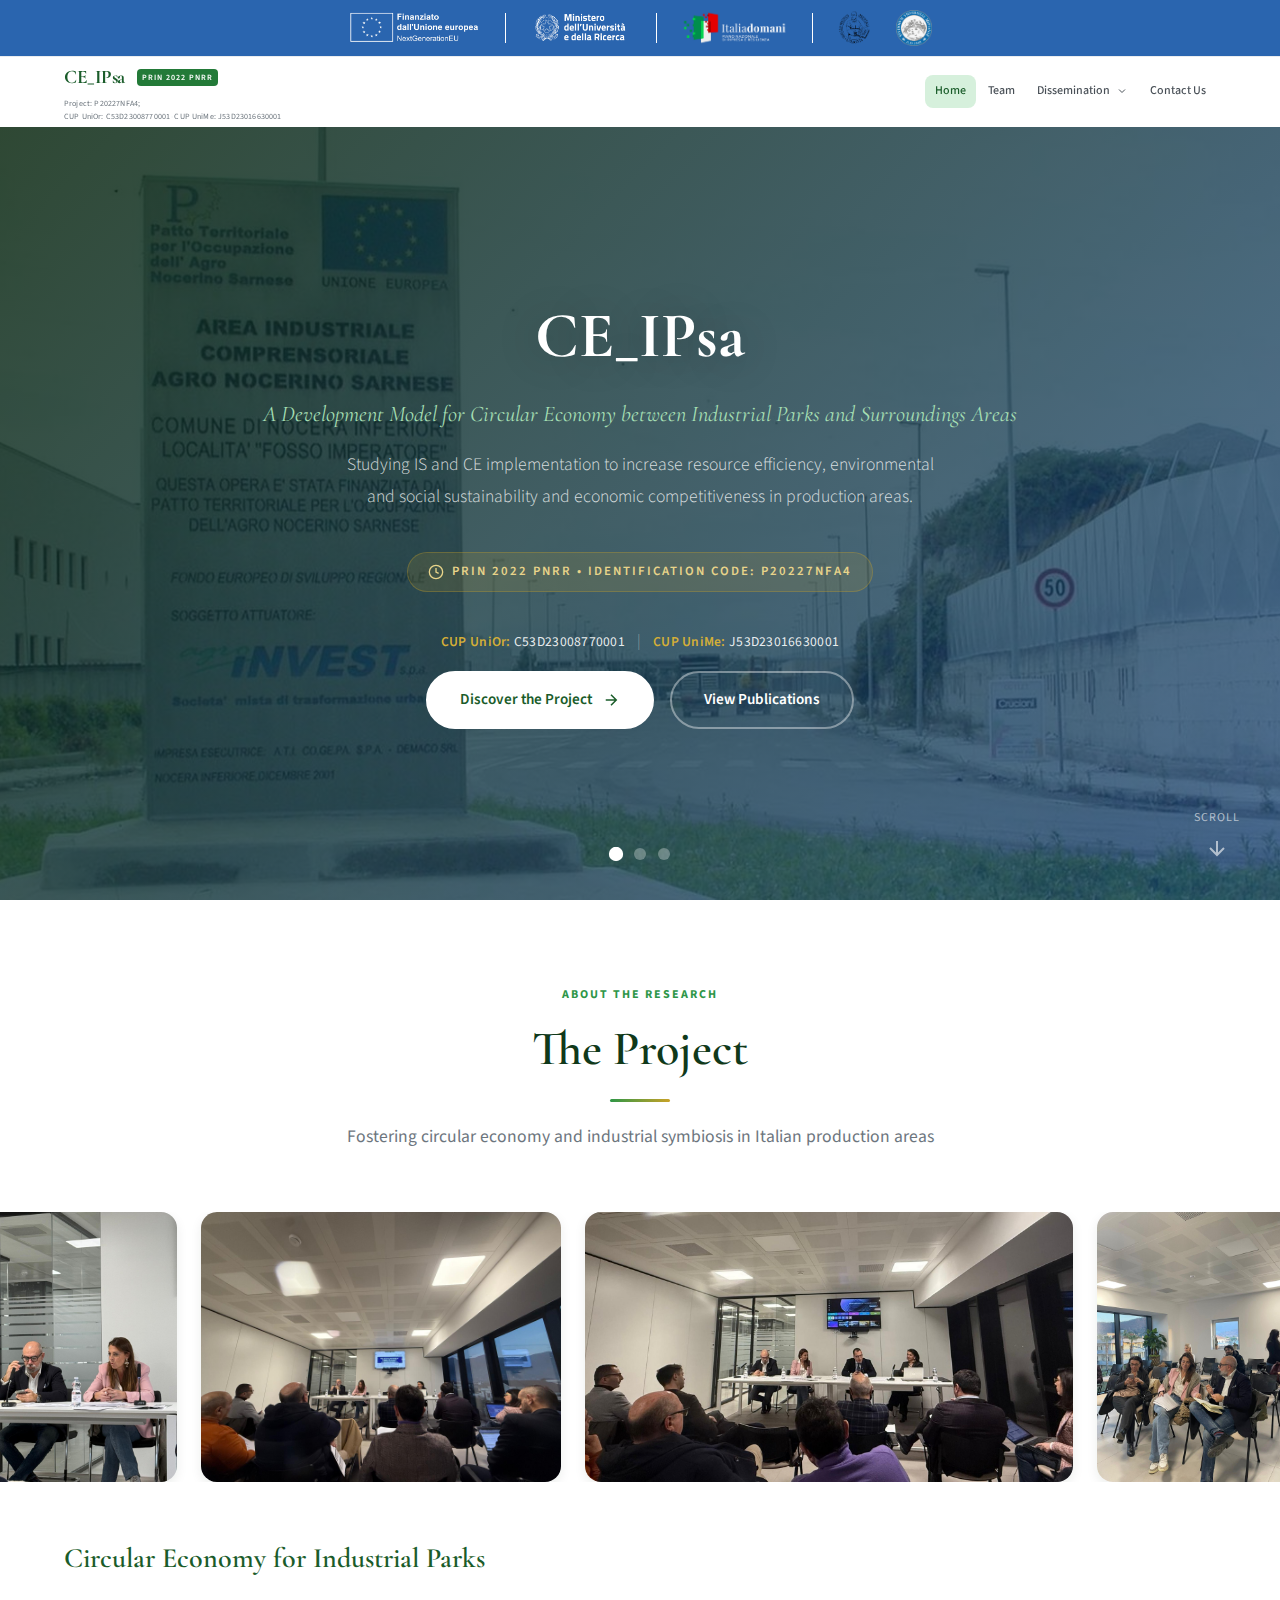
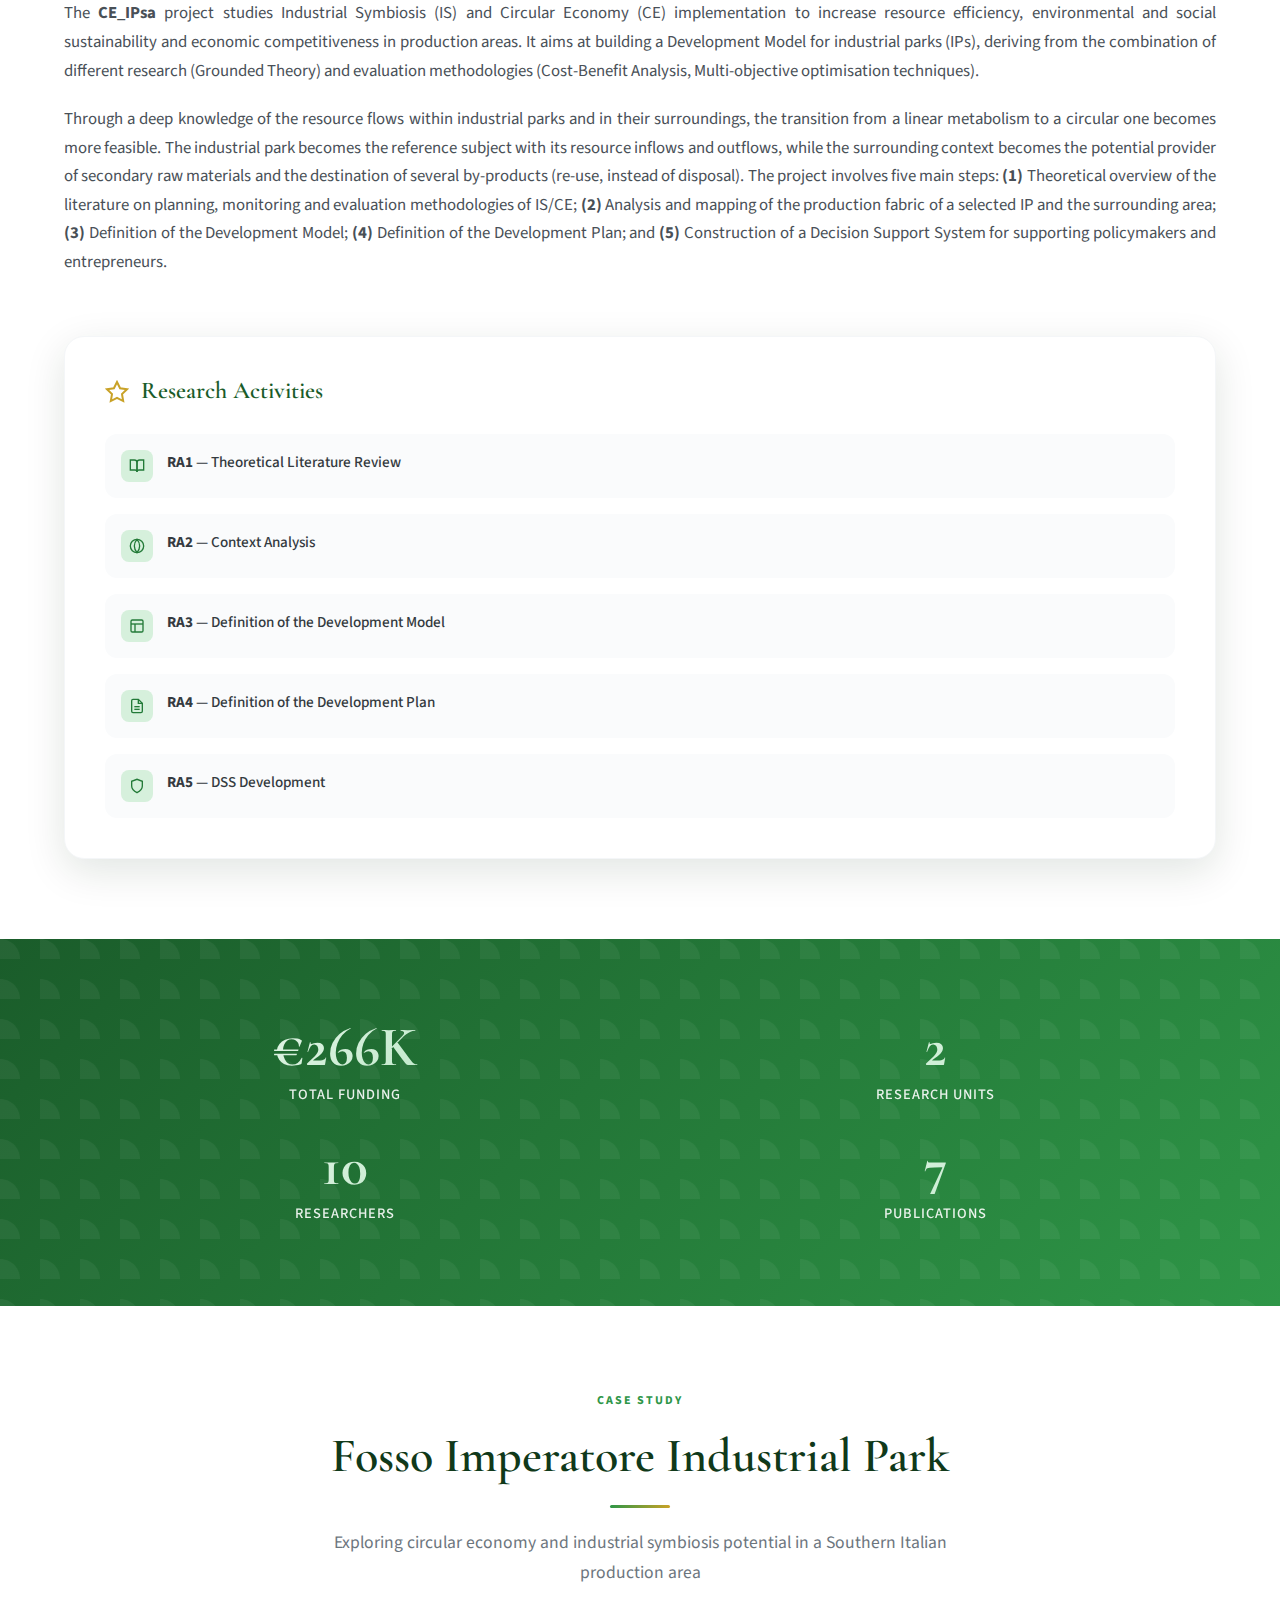
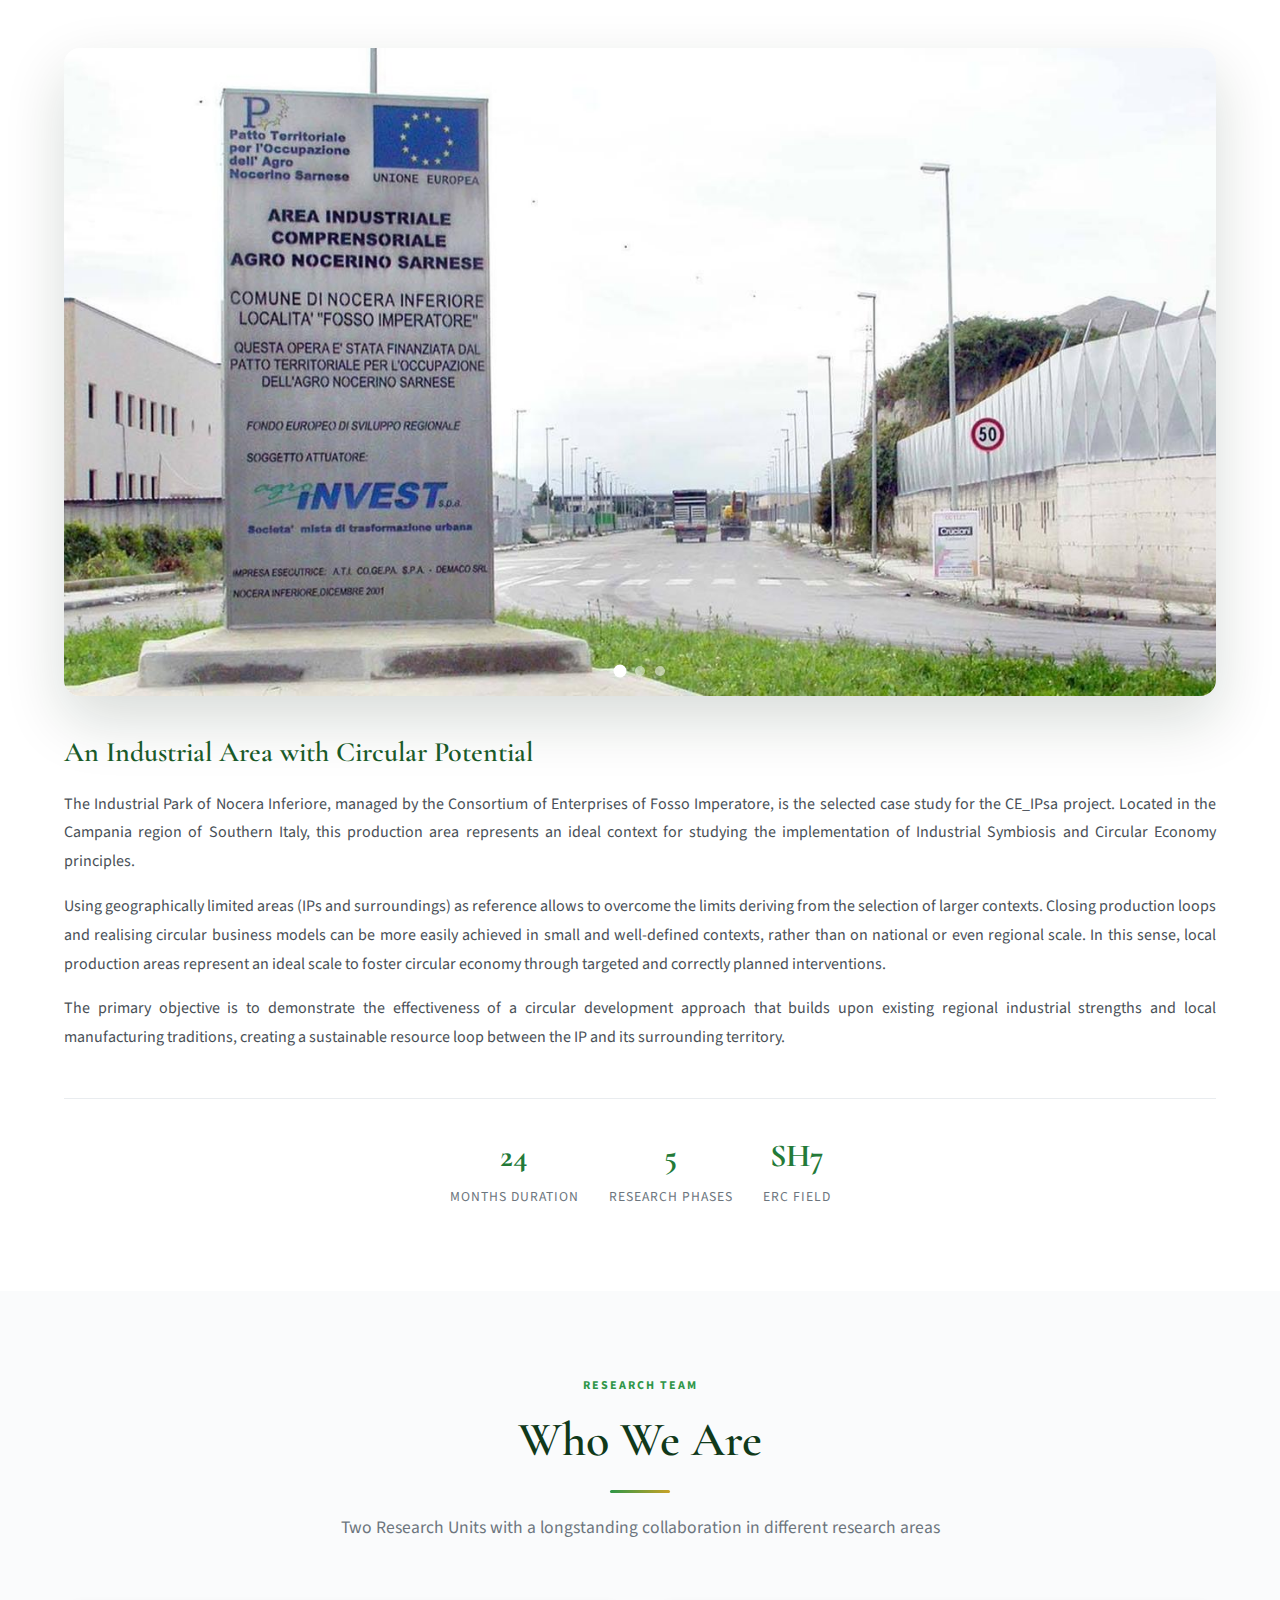
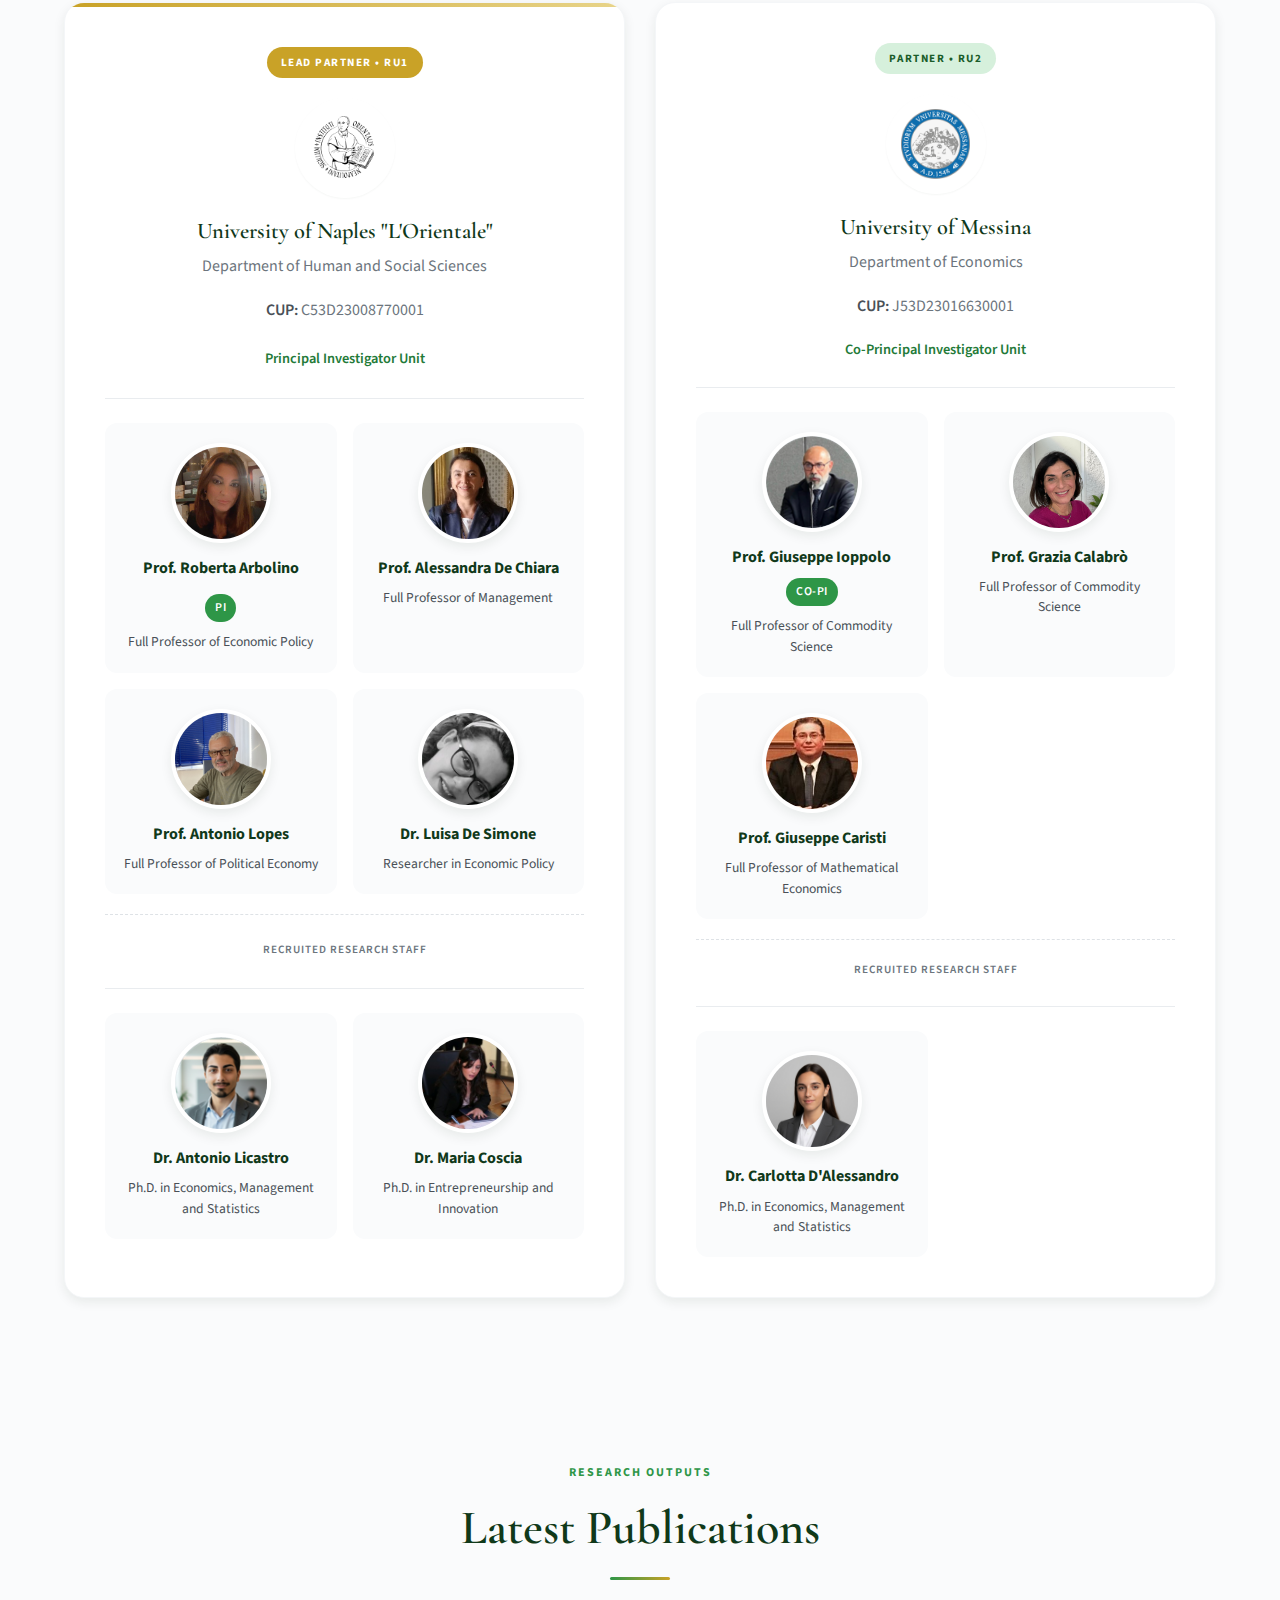
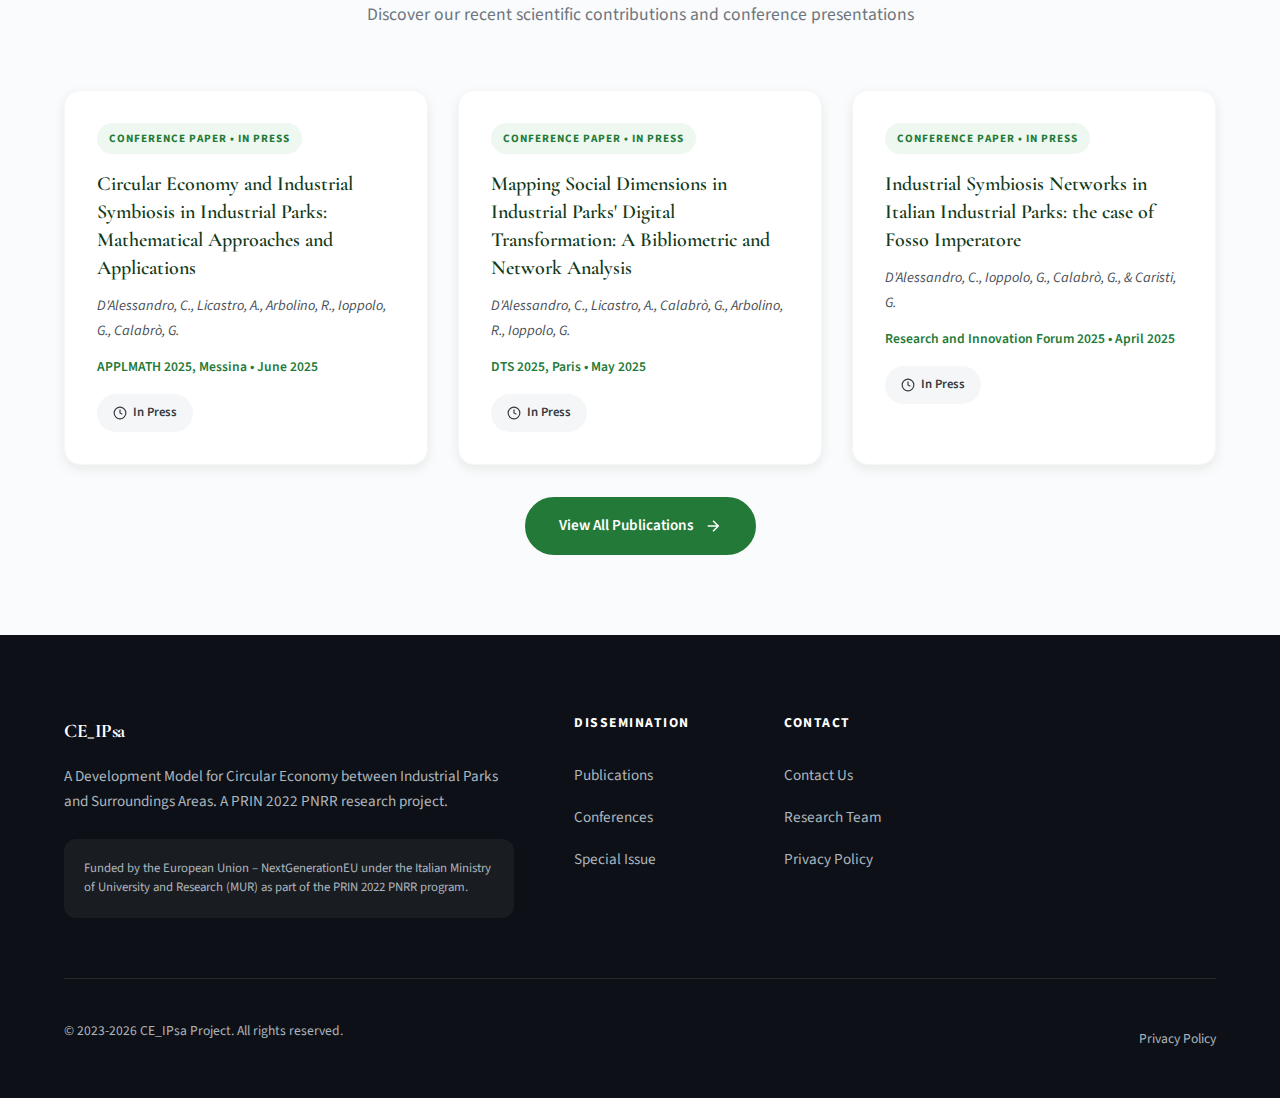
<file: index.html>
<!DOCTYPE html>
<html lang="en">
<head>
    <meta charset="UTF-8">
    <meta name="viewport" content="width=device-width, initial-scale=1.0">
    <title>CE_IPsa | A Development Model for Circular Economy between Industrial Parks and Surroundings Areas</title>
    <meta name="description" content="PRIN 2022 PNRR Research Project developing a Circular Economy model for Industrial Parks and surrounding areas, with the Fosso Imperatore case study.">
    
    <!-- Favicon -->
    <link rel="icon" type="image/svg+xml" href="data:image/svg+xml,%3Csvg xmlns='http://www.w3.org/2000/svg' viewBox='0 0 100 100'%3E%3Ccircle cx='50' cy='50' r='45' fill='%231a5c2a'/%3E%3Ctext x='50' y='62' font-family='Georgia' font-size='28' fill='white' text-anchor='middle' font-weight='bold'%3ECE%3C/text%3E%3C/svg%3E">
    
    <!-- Stylesheets -->
    <link rel="stylesheet" href="css/style.css">
    
    <style>
        /* Stile per i codici CUP nell'hero */
        .hero-cup-codes {
            display: flex;
            align-items: center;
            justify-content: center;
            gap: 0.75rem;
            margin-top: 0.75rem;
            margin-bottom: 1rem;
            flex-wrap: wrap;
        }
        
        .cup-item {
            font-size: 0.85rem;
            color: rgba(255, 255, 255, 0.9);
            letter-spacing: 0.02em;
        }
        
        .cup-item strong {
            color: #D4AF37;
            font-weight: 600;
        }
        
        .cup-divider {
            color: rgba(255, 255, 255, 0.4);
            font-weight: 300;
        }
        
        @media (max-width: 768px) {
            .hero-cup-codes {
                flex-direction: column;
                gap: 0.25rem;
            }
            
            .cup-divider {
                display: none;
            }
            
            .cup-item {
                font-size: 0.8rem;
            }
        }
    </style>
</head>
<body>

<div class="top-logo-bar">
    <div class="top-logo-bar-container">
        <img src="images/logos/logo1.png" alt="Funded by EU">
        <span class="logo-divider"></span>
        <img src="images/logos/logo2.png" alt="MUR">
        <span class="logo-divider"></span>
        <img src="images/logos/logo3.png" alt="Italia Domani">
        <span class="logo-divider"></span>
        <img src="images/logos/logo5.png" alt="University of Naples L'Orientale">
        <img src="images/logos/logo4.png" alt="University of Messina">
    </div>
</div>

    <!-- Navigation -->
    <nav class="navbar" id="navbar">
        <div class="nav-container">
            <a href="index.html" class="logo">
                <div class="logo-main">
                    <span class="logo-text">CE_IPsa</span>
                    <span class="logo-badge">PRIN 2022 PNRR</span>
                </div>
                <div class="logo-codes">
                    <span class="code-item">Project: P20227NFA4;</span>
                    <span class="code-item">CUP UniOr: C53D23008770001</span>
                    <span class="code-divider">-</span>
                    <span class="code-item">CUP UniMe: J53D23016630001</span>
                </div>
            </a>
            
            <ul class="nav-links" id="navLinks">
                <li><a href="index.html" class="active">Home</a></li>
                <li><a href="team.html">Team</a></li>
                <li class="dropdown">
                    <a href="#" class="dropdown-toggle">
                        Dissemination
                        <svg viewBox="0 0 24 24" fill="none" stroke="currentColor" stroke-width="2">
                            <polyline points="6 9 12 15 18 9"></polyline>
                        </svg>
                    </a>
                    <div class="dropdown-menu">
                        <a href="publications.html">Publications</a>
                        <a href="conferences.html">Conferences</a>
                        <a href="special-issue.html">Special Issue</a>
                    </div>
                </li>
                <li><a href="contacts.html">Contact Us</a></li>
            </ul>
            
            <button class="nav-close" id="navClose" aria-label="Close menu">&times;</button>
            
            <div class="hamburger" id="hamburger">
                <span></span>
                <span></span>
                <span></span>
            </div>
        </div>
    </nav>

    <!-- Hero Section -->
    <header class="hero" id="home">
        <div class="hero-background">
            <div class="hero-slide active" style="background-image: url('images/slides/slide1.jpg');"></div>
            <div class="hero-slide" style="background-image: url('images/slides/slide2.jpg');"></div>
            <div class="hero-slide" style="background-image: url('images/slides/slide3.jpg');"></div>
        </div>
        
        <div class="hero-content">
            <h1>CE_IPsa</h1>

            <p class="hero-subtitle">A Development Model for Circular Economy between Industrial Parks and Surroundings Areas</p>

            <p class="hero-description">
                 Studying IS and CE implementation to increase resource efficiency, environmental and social sustainability and economic competitiveness in production areas.
            </p>

            <div class="hero-badge">
                <svg width="16" height="16" viewBox="0 0 24 24" fill="none" stroke="currentColor" stroke-width="2">
                    <circle cx="12" cy="12" r="10"></circle>
                    <path d="M12 6v6l4 2"></path>
                </svg>
                PRIN 2022 PNRR &bull; Identification Code: P20227NFA4
            </div>

            <div class="hero-cup-codes">
                <span class="cup-item"><strong>CUP UniOr:</strong> C53D23008770001</span>
                <span class="cup-divider">|</span>
                <span class="cup-item"><strong>CUP UniMe:</strong> J53D23016630001</span>
            </div>

            <div class="hero-buttons">
                <a href="#project" class="btn btn-primary">
                    Discover the Project
                    <svg width="18" height="18" viewBox="0 0 24 24" fill="none" stroke="currentColor" stroke-width="2">
                        <path d="M5 12h14M12 5l7 7-7 7"/>
                    </svg>
                </a>
                <a href="publications.html" class="btn btn-outline">
                    View Publications
                </a>
            </div>
        </div>
        
        <div class="slide-indicators">
            <button class="slide-indicator active" data-slide="0"></button>
            <button class="slide-indicator" data-slide="1"></button>
            <button class="slide-indicator" data-slide="2"></button>
        </div>
        
        <div class="scroll-indicator">
            <span>Scroll</span>
            <svg viewBox="0 0 24 24" fill="none" stroke="currentColor" stroke-width="2">
                <path d="M12 5v14M5 12l7 7 7-7"/>
            </svg>
        </div>
    </header>

    <!-- Project Section -->
    <section class="section" id="project">
        <div class="container">
            <div class="section-header">
                <span class="section-badge">About the Research</span>
                <h2 class="section-title">The Project</h2>
                <p class="section-subtitle">
                    Fostering circular economy and industrial symbiosis in Italian production areas
                </p>
            </div>

            <!-- Image Carousel -->
            <div class="image-carousel">
                <div class="carousel-track">
                    <img src="images/carrellata/WhatsApp%20Image%202026-02-12%20at%2012.35.38.jpeg" alt="Project image 1">
                    <img src="images/carrellata/WhatsApp%20Image%202026-02-12%20at%2012.35.40.jpeg" alt="Project image 2">
                    <img src="images/carrellata/WhatsApp%20Image%202026-02-12%20at%2012.35.42.jpeg" alt="Project image 3">
                    <img src="images/carrellata/WhatsApp%20Image%202026-02-12%20at%2012.35.42%20(1).jpeg" alt="Project image 4">
                    <img src="images/carrellata/WhatsApp%20Image%202026-02-12%20at%2012.35.42%20(2).jpeg" alt="Project image 5">
                    <!-- Duplicati per loop continuo -->
                    <img src="images/carrellata/WhatsApp%20Image%202026-02-12%20at%2012.35.38.jpeg" alt="Project image 1">
                    <img src="images/carrellata/WhatsApp%20Image%202026-02-12%20at%2012.35.40.jpeg" alt="Project image 2">
                    <img src="images/carrellata/WhatsApp%20Image%202026-02-12%20at%2012.35.42.jpeg" alt="Project image 3">
                    <img src="images/carrellata/WhatsApp%20Image%202026-02-12%20at%2012.35.42%20(1).jpeg" alt="Project image 4">
                    <img src="images/carrellata/WhatsApp%20Image%202026-02-12%20at%2012.35.42%20(2).jpeg" alt="Project image 5">
                </div>
            </div>

            <div class="project-grid">
                <div class="project-content">
                    
<h3>Circular Economy for Industrial Parks</h3>
<p class="project-description">
    The <strong>CE_IPsa</strong> project studies Industrial Symbiosis (IS) and Circular Economy (CE) implementation 
    to increase resource efficiency, environmental and social sustainability and economic competitiveness in 
    production areas. It aims at building a Development Model for industrial parks (IPs), deriving from the 
    combination of different research (Grounded Theory) and evaluation methodologies (Cost-Benefit Analysis, 
    Multi-objective optimisation techniques).
</p>
<p class="project-description">
    Through a deep knowledge of the resource flows within industrial parks and in their surroundings, the transition 
    from a linear metabolism to a circular one becomes more feasible. The industrial park becomes the reference subject 
    with its resource inflows and outflows, while the surrounding context becomes the potential provider of secondary 
    raw materials and the destination of several by-products (re-use, instead of disposal).
    The project involves five main steps: 
    <strong>(1)</strong> Theoretical overview of the literature on planning, monitoring and evaluation methodologies of IS/CE;
    <strong>(2)</strong> Analysis and mapping of the production fabric of a selected IP and the surrounding area;
    <strong>(3)</strong> Definition of the Development Model;
    <strong>(4)</strong> Definition of the Development Plan; and
    <strong>(5)</strong> Construction of a Decision Support System for supporting policymakers and entrepreneurs.
</p>

                    
                </div>
                
                <div class="features-card">
                    <h3>
                        <svg width="24" height="24" viewBox="0 0 24 24" fill="none" stroke="currentColor" stroke-width="2">
                            <polygon points="12 2 15.09 8.26 22 9.27 17 14.14 18.18 21.02 12 17.77 5.82 21.02 7 14.14 2 9.27 8.91 8.26 12 2"/>
                        </svg>
                        Research Activities
                    </h3>
                    <div class="feature-list">
    <div class="feature-item">
        <div class="feature-icon">
            <svg width="16" height="16" viewBox="0 0 24 24" fill="none" stroke="currentColor" stroke-width="2">
                <path d="M2 3h6a4 4 0 0 1 4 4v14a3 3 0 0 0-3-3H2z"/>
                <path d="M22 3h-6a4 4 0 0 0-4 4v14a3 3 0 0 1 3-3h7z"/>
            </svg>
        </div>
        <span class="feature-text"><strong>RA1</strong> &mdash; Theoretical Literature Review</span>
    </div>
    <div class="feature-item">
        <div class="feature-icon">
            <svg width="16" height="16" viewBox="0 0 24 24" fill="none" stroke="currentColor" stroke-width="2">
                <circle cx="12" cy="12" r="10"/>
                <path d="M12 2a15.3 15.3 0 0 1 4 10 15.3 15.3 0 0 1-4 10 15.3 15.3 0 0 1-4-10 15.3 15.3 0 0 1 4-10z"/>
            </svg>
        </div>
        <span class="feature-text"><strong>RA2</strong> &mdash; Context Analysis</span>
    </div>
    <div class="feature-item">
        <div class="feature-icon">
            <svg width="16" height="16" viewBox="0 0 24 24" fill="none" stroke="currentColor" stroke-width="2">
                <rect x="3" y="3" width="18" height="18" rx="2" ry="2"/>
                <line x1="3" y1="9" x2="21" y2="9"/>
                <line x1="9" y1="21" x2="9" y2="9"/>
            </svg>
        </div>
        <span class="feature-text"><strong>RA3</strong> &mdash; Definition of the Development Model</span>
    </div>
    <div class="feature-item">
        <div class="feature-icon">
            <svg width="16" height="16" viewBox="0 0 24 24" fill="none" stroke="currentColor" stroke-width="2">
                <path d="M14 2H6a2 2 0 0 0-2 2v16a2 2 0 0 0 2 2h12a2 2 0 0 0 2-2V8z"/>
                <polyline points="14 2 14 8 20 8"/>
                <line x1="16" y1="13" x2="8" y2="13"/>
                <line x1="16" y1="17" x2="8" y2="17"/>
            </svg>
        </div>
        <span class="feature-text"><strong>RA4</strong> &mdash; Definition of the Development Plan</span>
    </div>
    <div class="feature-item">
        <div class="feature-icon">
            <svg width="16" height="16" viewBox="0 0 24 24" fill="none" stroke="currentColor" stroke-width="2">
                <path d="M12 22s8-4 8-10V5l-8-3-8 3v7c0 6 8 10 8 10z"/>
            </svg>
        </div>
        <span class="feature-text"><strong>RA5</strong> &mdash; DSS Development</span>
    </div>
</div>
                </div>
            </div>
        </div>
    </section>

    <!-- Stats Section -->
    <section class="stats-section">
        <div class="container">
            <div class="stats-grid">
                <div class="stat-item">
                    <div class="stat-number">&euro;266K</div>
                    <div class="stat-label">Total Funding</div>
                </div>
                <div class="stat-item">
                    <div class="stat-number">2</div>
                    <div class="stat-label">Research Units</div>
                </div>
                <div class="stat-item">
                    <div class="stat-number">10</div>
                    <div class="stat-label">Researchers</div>
                </div>
                <div class="stat-item">
                    <div class="stat-number">7</div>
                    <div class="stat-label">Publications</div>
                </div>
            </div>
        </div>
    </section>

    <!-- Case Study Section -->
    <section class="section" id="casestudy">
        <div class="container">
            <div class="section-header">
                <span class="section-badge">Case Study</span>
                <h2 class="section-title">Fosso Imperatore Industrial Park</h2>
                <p class="section-subtitle">
                    Exploring circular economy and industrial symbiosis potential in a Southern Italian production area
                </p>
            </div>
            
            <div class="casestudy-grid">
                <!-- Slideshow -->
                <div class="casestudy-slideshow">
                    <div class="casestudy-slide active" style="background-image: url('images/slides/casestudy1.jpg');"></div>
                    <div class="casestudy-slide" style="background-image: url('images/slides/casestudy2.jpg');"></div>
                    <div class="casestudy-slide" style="background-image: url('images/slides/casestudy3.jpg');"></div>
                    <div class="casestudy-indicators">
                        <button class="casestudy-indicator active" data-slide="0"></button>
                        <button class="casestudy-indicator" data-slide="1"></button>
                        <button class="casestudy-indicator" data-slide="2"></button>
                    </div>
                </div>
                
                <!-- Descrizione -->
                <div class="casestudy-content">
                    <h3>An Industrial Area with Circular Potential</h3>
                    <p class="casestudy-description">
                        The Industrial Park of Nocera Inferiore, managed by the Consortium of Enterprises of 
                        Fosso Imperatore, is the selected case study for the CE_IPsa project. Located in the Campania 
                        region of Southern Italy, this production area represents an ideal context for studying 
                        the implementation of Industrial Symbiosis and Circular Economy principles.
                    </p>
                    <p class="casestudy-description">
                        Using geographically limited areas (IPs and surroundings) as reference allows to overcome 
                        the limits deriving from the selection of larger contexts. Closing production loops and 
                        realising circular business models can be more easily achieved in small and well-defined 
                        contexts, rather than on national or even regional scale. In this sense, local production 
                        areas represent an ideal scale to foster circular economy through targeted and correctly 
                        planned interventions.
                    </p>
                    <p class="casestudy-description">
                        The primary objective is to demonstrate the effectiveness of a circular development approach 
                        that builds upon existing regional industrial strengths and local manufacturing traditions, 
                        creating a sustainable resource loop between the IP and its surrounding territory.
                    </p>
                    
                    
                    </div>
					
                </div>
				
				<div class="casestudy-stats">
                        <div class="casestudy-stat">
                            <span class="casestudy-stat-number">24</span>
                            <span class="casestudy-stat-label">Months Duration</span>
                        </div>
                        <div class="casestudy-stat">
                            <span class="casestudy-stat-number">5</span>
                            <span class="casestudy-stat-label">Research Phases</span>
                        </div>
                        <div class="casestudy-stat">
                            <span class="casestudy-stat-number">SH7</span>
                            <span class="casestudy-stat-label">ERC Field</span>
                        </div>
            </div>
        </div>
    </section>

    <!-- Team Section -->
<section class="section section-light" id="team">
    <div class="container">
        <div class="section-header">
            <span class="section-badge">Research Team</span>
            <h2 class="section-title">Who We Are</h2>
            <p class="section-subtitle">
                Two Research Units with a longstanding collaboration in different research areas
            </p>
        </div>
        
        <div class="partners-grid">
            <!-- Lead Partner - Napoli (RU1 - PI) -->
            <div class="partner-card lead">
                <span class="partner-badge">Lead Partner &bull; RU1</span>
                <div class="partner-logo">
                    <img src="images/logos/unior-logo.png" alt="University of Naples L'Orientale" class="partner-logo-img">
                </div>
                <h3>University of Naples "L'Orientale"</h3>
                <p>Department of Human and Social Sciences</p>
                <p class="partner-cup"><strong>CUP:</strong> C53D23008770001</p>
                <span class="partner-role">Principal Investigator Unit</span>
                
                <div class="team-members-grid">
                    <a href="team.html#arbolino" class="team-member-card">
                        <img src="images/team/arbolino.jpg" alt="Prof. Roberta Arbolino" class="team-member-photo">
                        <div class="team-member-info">
                            <strong>Prof. Roberta Arbolino</strong>
                            <span class="team-member-role">PI</span>
                            <p>Full Professor of Economic Policy</p>
                        </div>
                    </a>
                    <a href="team.html#dechiara" class="team-member-card">
                        <img src="images/team/dechiara.jpg" alt="Prof. Alessandra De Chiara" class="team-member-photo">
                        <div class="team-member-info">
                            <strong>Prof. Alessandra De Chiara</strong>
                            <p>Full Professor of Management</p>
                        </div>
                    </a>
                    <a href="team.html#lopes" class="team-member-card">
                        <img src="images/team/lopes.jpg" alt="Prof. Antonio Lopes" class="team-member-photo">
                        <div class="team-member-info">
                            <strong>Prof. Antonio Lopes</strong>
                            <p>Full Professor of Political Economy</p>
                        </div>
                    </a>
                    <a href="team.html#desimone" class="team-member-card">
                        <img src="images/team/desimone.jpg" alt="Dr. Luisa De Simone" class="team-member-photo">
                        <div class="team-member-info">
                            <strong>Dr. Luisa De Simone</strong>
                            <p>Researcher in Economic Policy</p>
                        </div>
                    </a>
                </div>

                <!-- Separatore Recruited Research Staff -->
                <div class="team-separator">
                    <span class="team-separator-title">Recruited Research Staff</span>
                </div>

                <div class="team-members-grid">
                    <a href="team.html#licastro" class="team-member-card">
                        <img src="images/team/licastro.jpg" alt="Dr. Antonio Licastro" class="team-member-photo">
                        <div class="team-member-info">
                            <strong>Dr. Antonio Licastro</strong>
                            <p>Ph.D. in Economics, Management and Statistics</p>
                        </div>
                    </a>
                    <a href="team.html#coscia" class="team-member-card">
                        <img src="images/team/coscia.jpg" alt="Dr. Maria Coscia" class="team-member-photo">
                        <div class="team-member-info">
                            <strong>Dr. Maria Coscia</strong>
                            <p>Ph.D. in Entrepreneurship and Innovation</p>
                        </div>
                    </a>
                </div>
            </div>

            <!-- Partner - Messina (RU2 - Co-PI) -->
            <div class="partner-card">
                <span class="partner-badge">Partner &bull; RU2</span>
                <div class="partner-logo">
                    <img src="images/logos/unime-logo.png" alt="University of Messina" class="partner-logo-img">
                </div>
                <h3>University of Messina</h3>
                <p>Department of Economics</p>
                <p class="partner-cup"><strong>CUP:</strong> J53D23016630001</p>
                <span class="partner-role">Co-Principal Investigator Unit</span>
                
                <div class="team-members-grid">
                    <a href="team.html#ioppolo" class="team-member-card">
                        <img src="images/team/ioppolo.jpg" alt="Prof. Giuseppe Ioppolo" class="team-member-photo">
                        <div class="team-member-info">
                            <strong>Prof. Giuseppe Ioppolo</strong>
                            <span class="team-member-role">Co-PI</span>
                            <p>Full Professor of Commodity Science</p>
                        </div>
                    </a>
                    <a href="team.html#calabro" class="team-member-card">
                        <img src="images/team/calabro.jpg" alt="Prof. Grazia Calabr&ograve;" class="team-member-photo">
                        <div class="team-member-info">
                            <strong>Prof. Grazia Calabr&ograve;</strong>
                            <p>Full Professor of Commodity Science</p>
                        </div>
                    </a>
                    <a href="team.html#caristi" class="team-member-card">
                        <img src="images/team/caristi.jpg" alt="Prof. Giuseppe Caristi" class="team-member-photo">
                        <div class="team-member-info">
                            <strong>Prof. Giuseppe Caristi</strong>
                            <p>Full Professor of Mathematical Economics</p>
                        </div>
                    </a>
                </div>
                
                <!-- Separatore Recruited Research Staff -->
                <div class="team-separator">
                    <span class="team-separator-title">Recruited Research Staff</span>
                </div>
                
                <div class="team-members-grid">
                    <a href="team.html#dalessandro" class="team-member-card">
                        <img src="images/team/dalessandro.jpg" alt="Dr. Carlotta D'Alessandro" class="team-member-photo">
                        <div class="team-member-info">
                            <strong>Dr. Carlotta D'Alessandro</strong>
                            <p>Ph.D. in Economics, Management and Statistics</p>
                        </div>
                    </a>
                </div>
            </div>
        </div>
    </div>
</section>

    <!-- Latest Outputs Section -->
    <section class="section section-light" id="outputs">
        <div class="container">
            <div class="section-header">
                <span class="section-badge">Research Outputs</span>
                <h2 class="section-title">Latest Publications</h2>
                <p class="section-subtitle">
                    Discover our recent scientific contributions and conference presentations
                </p>
            </div>
            
            <div class="cards-grid">
                <article class="card publication-card">
                    <div class="card-body">
                        <span class="card-tag">Conference Paper &bull; In Press</span>
                        <h3 class="card-title">
                            Circular Economy and Industrial Symbiosis in Industrial Parks: Mathematical Approaches and Applications
                        </h3>
                        <p class="publication-authors">
                            D'Alessandro, C., Licastro, A., Arbolino, R., Ioppolo, G., Calabr&ograve;, G.
                        </p>
                        <p class="publication-venue">APPLMATH 2025, Messina &bull; June 2025</p>
                        <div class="publication-links">
                            <span class="publication-link pdf">
                                <svg width="14" height="14" viewBox="0 0 24 24" fill="none" stroke="currentColor" stroke-width="2">
                                    <circle cx="12" cy="12" r="10"/>
                                    <polyline points="12 6 12 12 16 14"/>
                                </svg>
                                In Press
                            </span>
                        </div>
                    </div>
                </article>
                
                <article class="card publication-card">
                    <div class="card-body">
                        <span class="card-tag">Conference Paper &bull; In Press</span>
                        <h3 class="card-title">
                            Mapping Social Dimensions in Industrial Parks' Digital Transformation: A Bibliometric and Network Analysis
                        </h3>
                        <p class="publication-authors">
                            D'Alessandro, C., Licastro, A., Calabr&ograve;, G., Arbolino, R., Ioppolo, G.
                        </p>
                        <p class="publication-venue">DTS 2025, Paris &bull; May 2025</p>
                        <div class="publication-links">
                            <span class="publication-link pdf">
                                <svg width="14" height="14" viewBox="0 0 24 24" fill="none" stroke="currentColor" stroke-width="2">
                                    <circle cx="12" cy="12" r="10"/>
                                    <polyline points="12 6 12 12 16 14"/>
                                </svg>
                                In Press
                            </span>
                        </div>
                    </div>
                </article>
                
                <article class="card publication-card">
                    <div class="card-body">
                        <span class="card-tag">Conference Paper &bull; In Press</span>
                        <h3 class="card-title">
                            Industrial Symbiosis Networks in Italian Industrial Parks: the case of Fosso Imperatore
                        </h3>
                        <p class="publication-authors">
                            D'Alessandro, C., Ioppolo, G., Calabr&ograve;, G., &amp; Caristi, G.
                        </p>
                        <p class="publication-venue">Research and Innovation Forum 2025 &bull; April 2025</p>
                        <div class="publication-links">
                            <span class="publication-link pdf">
                                <svg width="14" height="14" viewBox="0 0 24 24" fill="none" stroke="currentColor" stroke-width="2">
                                    <circle cx="12" cy="12" r="10"/>
                                    <polyline points="12 6 12 12 16 14"/>
                                </svg>
                                In Press
                            </span>
                        </div>
                    </div>
                </article>
            </div>
            
            <div class="text-center mt-8">
                <a href="publications.html" class="btn btn-secondary">
                    View All Publications
                    <svg width="18" height="18" viewBox="0 0 24 24" fill="none" stroke="currentColor" stroke-width="2">
                        <path d="M5 12h14M12 5l7 7-7 7"/>
                    </svg>
                </a>
            </div>
        </div>
    </section>

    <!-- Footer -->
<footer class="footer">
    <div class="container">
        <div class="footer-grid">
            <div class="footer-brand">
                <div class="logo-text">CE_IPsa</div>
                <p>
                    A Development Model for Circular Economy between Industrial Parks and Surroundings Areas.
                    A PRIN 2022 PNRR research project.
                </p>
                <div class="footer-funding">
                    <div class="footer-funding-text">
                        Funded by the European Union &ndash; NextGenerationEU under the Italian Ministry of University and Research (MUR) as part of the PRIN 2022 PNRR program.
                    </div>
                </div>
            </div>
            <div class="footer-col">
                <h4 class="footer-title">Dissemination</h4>
                <ul class="footer-links">
                    <li><a href="publications.html">Publications</a></li>
                    <li><a href="conferences.html">Conferences</a></li>
                    <li><a href="special-issue.html">Special Issue</a></li>
                </ul>
            </div>
            <div class="footer-col">
                <h4 class="footer-title">Contact</h4>
                <ul class="footer-links">
                    <li><a href="contacts.html">Contact Us</a></li>
                    <li><a href="team.html">Research Team</a></li>
                    <li><a href="privacy.html">Privacy Policy</a></li>
                </ul>
            </div>
        </div>
        <div class="footer-bottom">
            <p>&copy; 2023-2026 CE_IPsa Project. All rights reserved.</p>
            <div class="footer-legal">
                <a href="privacy.html">Privacy Policy</a>
            </div>
        </div>
    </div>
</footer>

    <script src="js/main.js"></script>
</body>
</html>
</file>
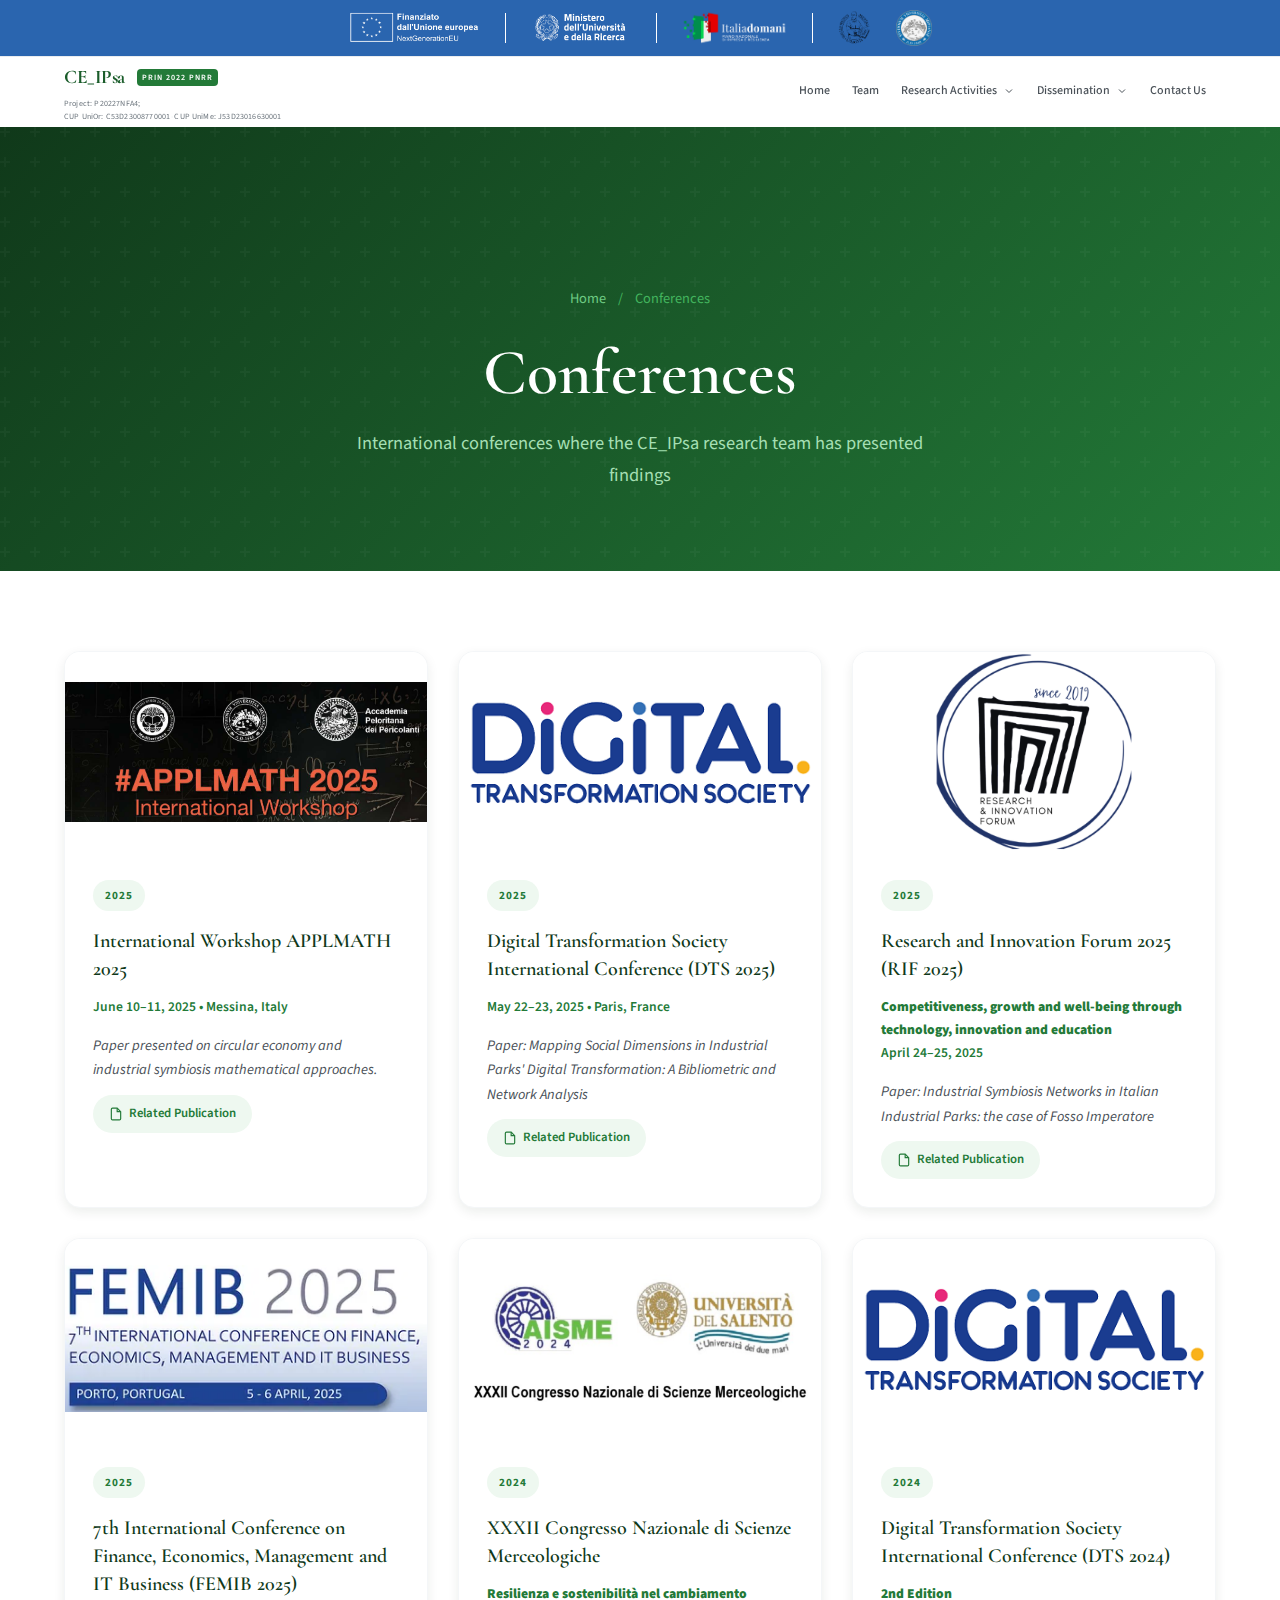
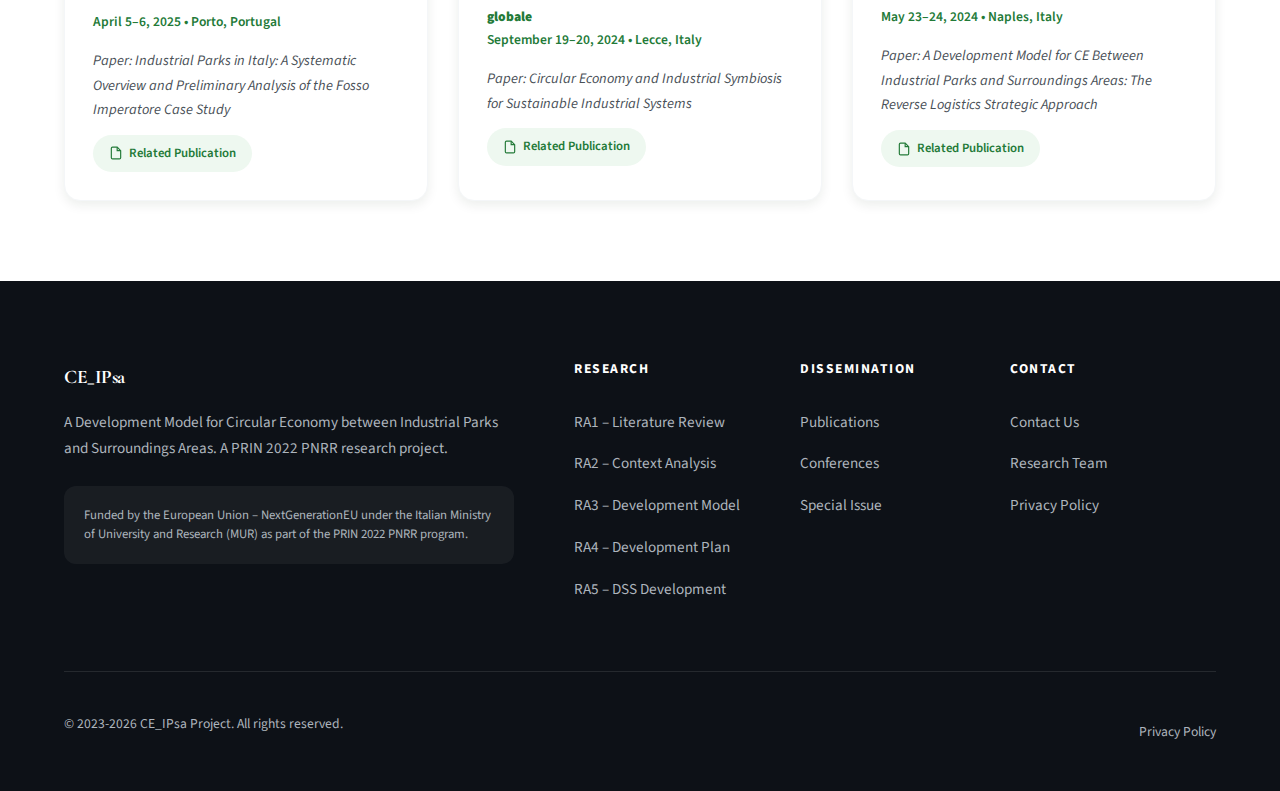
<file: conferences.html>
<!DOCTYPE html>
<html lang="en">
<head>
    <meta charset="UTF-8">
    <meta name="viewport" content="width=device-width, initial-scale=1.0">
    <title>Conferences | CE_IPsa Project</title>
    <meta name="description" content="Conferences and presentations from the CE_IPsa PRIN 2022 PNRR research project.">
    <link rel="canonical" href="https://ceipsapnrr.github.io/conferences.html">

    <!-- Open Graph -->
    <meta property="og:title" content="Conferences — CE_IPsa Project">
    <meta property="og:description" content="Conferences and presentations from the CE_IPsa PRIN 2022 PNRR research project.">
    <meta property="og:url" content="https://ceipsapnrr.github.io/conferences.html">
    <meta property="og:type" content="website">
    <meta property="og:image" content="https://ceipsapnrr.github.io/images/slides/slide1.jpg">
    <meta property="og:site_name" content="CE_IPsa — PRIN 2022 PNRR">

    <!-- Twitter Card -->
    <meta name="twitter:card" content="summary_large_image">
    <meta name="twitter:title" content="Conferences — CE_IPsa Project">
    <meta name="twitter:description" content="Conferences and presentations from the CE_IPsa PRIN 2022 PNRR research project.">
    <meta name="twitter:image" content="https://ceipsapnrr.github.io/images/slides/slide1.jpg">

    <link rel="icon" type="image/svg+xml" href="data:image/svg+xml,%3Csvg xmlns='http://www.w3.org/2000/svg' viewBox='0 0 100 100'%3E%3Ccircle cx='50' cy='50' r='45' fill='%231a5c2a'/%3E%3Ctext x='50' y='62' font-family='Georgia' font-size='28' fill='white' text-anchor='middle' font-weight='bold'%3ECE%3C/text%3E%3C/svg%3E">
    
    <link rel="stylesheet" href="css/style.css">
    <script type="application/ld+json">
    {
      "@context": "https://schema.org",
      "@type": "WebPage",
      "name": "Conferences",
      "description": "Conferences and presentations from the CE_IPsa PRIN 2022 PNRR research project.",
      "url": "https://ceipsapnrr.github.io/conferences.html",
      "isPartOf": {"@type": "WebSite", "name": "CE_IPsa", "url": "https://ceipsapnrr.github.io"}
    }
    </script>
</head>
<body>

<div class="top-logo-bar">
    <div class="top-logo-bar-container">
        <img src="images/logos/logo1.png" alt="Funded by EU">
        <span class="logo-divider"></span>
        <img src="images/logos/logo2.png" alt="MUR">
        <span class="logo-divider"></span>
        <img src="images/logos/logo3.png" alt="Italia Domani">
        <span class="logo-divider"></span>
        <img src="images/logos/logo5.png" alt="University of Naples L'Orientale">
        <img src="images/logos/logo4.png" alt="University of Messina">
    </div>
</div>

    <nav class="navbar" id="navbar">
        <div class="nav-container">
            <a href="index.html" class="logo">
                <div class="logo-main">
                    <span class="logo-text">CE_IPsa</span>
                    <span class="logo-badge">PRIN 2022 PNRR</span>
                </div>
                <div class="logo-codes">
                    <span class="code-item">Project: P20227NFA4;</span>
                    <span class="code-item">CUP UniOr: C53D23008770001</span>
                    <span class="code-divider">-</span>
                    <span class="code-item">CUP UniMe: J53D23016630001</span>
                </div>
            </a>
            <ul class="nav-links" id="navLinks">
                <li><a href="index.html">Home</a></li>
                <li><a href="team.html">Team</a></li>
                <li class="dropdown">
                    <a href="#" class="dropdown-toggle">
                        Research Activities
                        <svg viewBox="0 0 24 24" fill="none" stroke="currentColor" stroke-width="2">
                            <polyline points="6 9 12 15 18 9"></polyline>
                        </svg>
                    </a>
                    <div class="dropdown-menu">
                        <a href="ra1.html">RA1 &ndash; Literature Review</a>
                        <a href="ra2.html">RA2 &ndash; Context Analysis</a>
                        <a href="ra3.html">RA3 &ndash; Development Model</a>
                        <a href="ra4.html">RA4 &ndash; Development Plan</a>
                        <a href="ra5.html">RA5 &ndash; DSS Development</a>
                    </div>
                </li>
                <li class="dropdown">
                    <a href="#" class="dropdown-toggle active">
                        Dissemination
                        <svg viewBox="0 0 24 24" fill="none" stroke="currentColor" stroke-width="2">
                            <polyline points="6 9 12 15 18 9"></polyline>
                        </svg>
                    </a>
                    <div class="dropdown-menu">
                        <a href="publications.html">Publications</a>
                        <a href="conferences.html" class="active">Conferences</a>
                        <a href="special-issue.html">Special Issue</a>
                    </div>
                </li>
                <li><a href="contacts.html">Contact Us</a></li>
            </ul>
            <button class="nav-close" id="navClose" aria-label="Close menu">&times;</button>
            <div class="hamburger" id="hamburger"><span></span><span></span><span></span></div>
        </div>
    </nav>

    <header class="page-header">
        <div class="container">
            <nav class="breadcrumb"><a href="index.html">Home</a><span>/</span><span>Conferences</span></nav>
            <h1>Conferences</h1>
            <p>International conferences where the CE_IPsa research team has presented findings</p>
        </div>
    </header>

    <section class="section">
        <div class="container">
            <div class="cards-grid">
                <!-- Conference 1 - APPLMATH 2025 -->
                <article class="card">
                    <div class="card-image">
                        <div class="card-image-placeholder">
                            <img src="images/conferences/applmath-logo.png" alt="APPLMATH 2025 Logo">
                        </div>
                    </div>
                    <div class="card-body">
                        <span class="card-tag">2025</span>
                        <h3 class="card-title">International Workshop APPLMATH 2025</h3>
                        <p class="publication-venue">
                            June 10&ndash;11, 2025 &#8226; Messina, Italy
                        </p>
                        <p class="publication-authors">
                            Paper presented on circular economy and industrial symbiosis mathematical approaches.
                        </p>
                        <div class="publication-links">
                            <a href="publications.html#pub-applmath2025" class="publication-link doi">
                                <svg width="14" height="14" viewBox="0 0 24 24" fill="none" stroke="currentColor" stroke-width="2"><path d="M14 2H6a2 2 0 0 0-2 2v16a2 2 0 0 0 2 2h12a2 2 0 0 0 2-2V8z"/><polyline points="14 2 14 8 20 8"/></svg>
                                Related Publication
                            </a>
                        </div>
                    </div>
                </article>

                <!-- Conference 2 - DTS 2025 -->
                <article class="card">
                    <div class="card-image">
                        <div class="card-image-placeholder">
                            <img src="images/conferences/dts-logo.png" alt="DTS 2025 Logo">
                        </div>
                    </div>
                    <div class="card-body">
                        <span class="card-tag">2025</span>
                        <h3 class="card-title">Digital Transformation Society International Conference (DTS 2025)</h3>
                        <p class="publication-venue">
                            May 22&ndash;23, 2025 &#8226; Paris, France
                        </p>
                        <p class="publication-authors">
                            Paper: <em>Mapping Social Dimensions in Industrial Parks' Digital Transformation: A Bibliometric and Network Analysis</em>
                        </p>
                        <div class="publication-links">
                            <a href="publications.html#pub-dts2025" class="publication-link doi">
                                <svg width="14" height="14" viewBox="0 0 24 24" fill="none" stroke="currentColor" stroke-width="2"><path d="M14 2H6a2 2 0 0 0-2 2v16a2 2 0 0 0 2 2h12a2 2 0 0 0 2-2V8z"/><polyline points="14 2 14 8 20 8"/></svg>
                                Related Publication
                            </a>
                        </div>
                    </div>
                </article>

                <!-- Conference 3 - RIF 2025 -->
                <article class="card">
                    <div class="card-image">
                        <div class="card-image-placeholder">
                            <img src="images/conferences/rif-logo.png" alt="RIF 2025 Logo">
                        </div>
                    </div>
                    <div class="card-body">
                        <span class="card-tag">2025</span>
                        <h3 class="card-title">Research and Innovation Forum 2025 (RIF 2025)</h3>
                        <p class="publication-venue">
                            <strong>Competitiveness, growth and well-being through technology, innovation and education</strong><br>
                            April 24&ndash;25, 2025
                        </p>
                        <p class="publication-authors">
                            Paper: <em>Industrial Symbiosis Networks in Italian Industrial Parks: the case of Fosso Imperatore</em>
                        </p>
                        <div class="publication-links">
                            <a href="publications.html#pub-rif2025" class="publication-link doi">
                                <svg width="14" height="14" viewBox="0 0 24 24" fill="none" stroke="currentColor" stroke-width="2"><path d="M14 2H6a2 2 0 0 0-2 2v16a2 2 0 0 0 2 2h12a2 2 0 0 0 2-2V8z"/><polyline points="14 2 14 8 20 8"/></svg>
                                Related Publication
                            </a>
                        </div>
                    </div>
                </article>

                <!-- Conference 4 - FEMIB 2025 -->
                <article class="card">
                    <div class="card-image">
                        <div class="card-image-placeholder">
                            <img src="images/conferences/femib-logo.png" alt="FEMIB 2025 Logo">
                        </div>
                    </div>
                    <div class="card-body">
                        <span class="card-tag">2025</span>
                        <h3 class="card-title">7th International Conference on Finance, Economics, Management and IT Business (FEMIB 2025)</h3>
                        <p class="publication-venue">
                            April 5&ndash;6, 2025 &#8226; Porto, Portugal
                        </p>
                        <p class="publication-authors">
                            Paper: <em>Industrial Parks in Italy: A Systematic Overview and Preliminary Analysis of the Fosso Imperatore Case Study</em>
                        </p>
                        <div class="publication-links">
                            <a href="publications.html#pub-femib2025" class="publication-link doi">
                                <svg width="14" height="14" viewBox="0 0 24 24" fill="none" stroke="currentColor" stroke-width="2"><path d="M14 2H6a2 2 0 0 0-2 2v16a2 2 0 0 0 2 2h12a2 2 0 0 0 2-2V8z"/><polyline points="14 2 14 8 20 8"/></svg>
                                Related Publication
                            </a>
                        </div>
                    </div>
                </article>

                <!-- Conference 5 - XXXII Congresso -->
                <article class="card">
                    <div class="card-image">
                        <div class="card-image-placeholder">
                            <img src="images/conferences/lecce-logo.png" alt="XXXII Congresso Logo">
                        </div>
                    </div>
                    <div class="card-body">
                        <span class="card-tag">2024</span>
                        <h3 class="card-title">XXXII Congresso Nazionale di Scienze Merceologiche</h3>
                        <p class="publication-venue">
                            <strong>Resilienza e sostenibilit&#224; nel cambiamento globale</strong><br>
                            September 19&ndash;20, 2024 &#8226; Lecce, Italy
                        </p>
                        <p class="publication-authors">
                            Paper: <em>Circular Economy and Industrial Symbiosis for Sustainable Industrial Systems</em>
                        </p>
                        <div class="publication-links">
                            <a href="publications.html#pub-congresso2024" class="publication-link doi">
                                <svg width="14" height="14" viewBox="0 0 24 24" fill="none" stroke="currentColor" stroke-width="2"><path d="M14 2H6a2 2 0 0 0-2 2v16a2 2 0 0 0 2 2h12a2 2 0 0 0 2-2V8z"/><polyline points="14 2 14 8 20 8"/></svg>
                                Related Publication
                            </a>
                        </div>
                    </div>
                </article>

                <!-- Conference 6 - DTS 2024 -->
                <article class="card">
                    <div class="card-image">
                        <div class="card-image-placeholder">
                            <img src="images/conferences/dts-logo.png" alt="DTS 2024 Logo">
                        </div>
                    </div>
                    <div class="card-body">
                        <span class="card-tag">2024</span>
                        <h3 class="card-title">Digital Transformation Society International Conference (DTS 2024)</h3>
                        <p class="publication-venue">
                            <strong>2nd Edition</strong><br>
                            May 23&ndash;24, 2024 &#8226; Naples, Italy
                        </p>
                        <p class="publication-authors">
                            Paper: <em>A Development Model for CE Between Industrial Parks and Surroundings Areas: The Reverse Logistics Strategic Approach</em>
                        </p>
                        <div class="publication-links">
                            <a href="publications.html#pub-dts2024" class="publication-link doi">
                                <svg width="14" height="14" viewBox="0 0 24 24" fill="none" stroke="currentColor" stroke-width="2"><path d="M14 2H6a2 2 0 0 0-2 2v16a2 2 0 0 0 2 2h12a2 2 0 0 0 2-2V8z"/><polyline points="14 2 14 8 20 8"/></svg>
                                Related Publication
                            </a>
                        </div>
                    </div>
                </article>
            </div>
        </div>
    </section>

<footer class="footer">
    <div class="container">
        <div class="footer-grid">
            <div class="footer-brand">
                <div class="logo-text">CE_IPsa</div>
                <p>A Development Model for Circular Economy between Industrial Parks and Surroundings Areas. A PRIN 2022 PNRR research project.</p>
                <div class="footer-funding"><div class="footer-funding-text">Funded by the European Union &#8211; NextGenerationEU under the Italian Ministry of University and Research (MUR) as part of the PRIN 2022 PNRR program.</div></div>
            </div>
            <div class="footer-col">
                <h4 class="footer-title">Research</h4>
                <ul class="footer-links">
                    <li><a href="ra1.html">RA1 &ndash; Literature Review</a></li>
                    <li><a href="ra2.html">RA2 &ndash; Context Analysis</a></li>
                    <li><a href="ra3.html">RA3 &ndash; Development Model</a></li>
                    <li><a href="ra4.html">RA4 &ndash; Development Plan</a></li>
                    <li><a href="ra5.html">RA5 &ndash; DSS Development</a></li>
                </ul>
            </div>
            <div class="footer-col">
                <h4 class="footer-title">Dissemination</h4>
                <ul class="footer-links">
                    <li><a href="publications.html">Publications</a></li>
                    <li><a href="conferences.html">Conferences</a></li>
                    <li><a href="special-issue.html">Special Issue</a></li>
                </ul>
            </div>
            <div class="footer-col">
                <h4 class="footer-title">Contact</h4>
                <ul class="footer-links">
                    <li><a href="contacts.html">Contact Us</a></li>
                    <li><a href="team.html">Research Team</a></li>
                    <li><a href="privacy.html">Privacy Policy</a></li>
                </ul>
            </div>
        </div>
        <div class="footer-bottom">
            <p>&#169; 2023-2026 CE_IPsa Project. All rights reserved.</p>
            <div class="footer-legal"><a href="privacy.html">Privacy Policy</a></div>
        </div>
    </div>
</footer>

    <script src="js/main.js"></script>
</body>
</html>
</file>
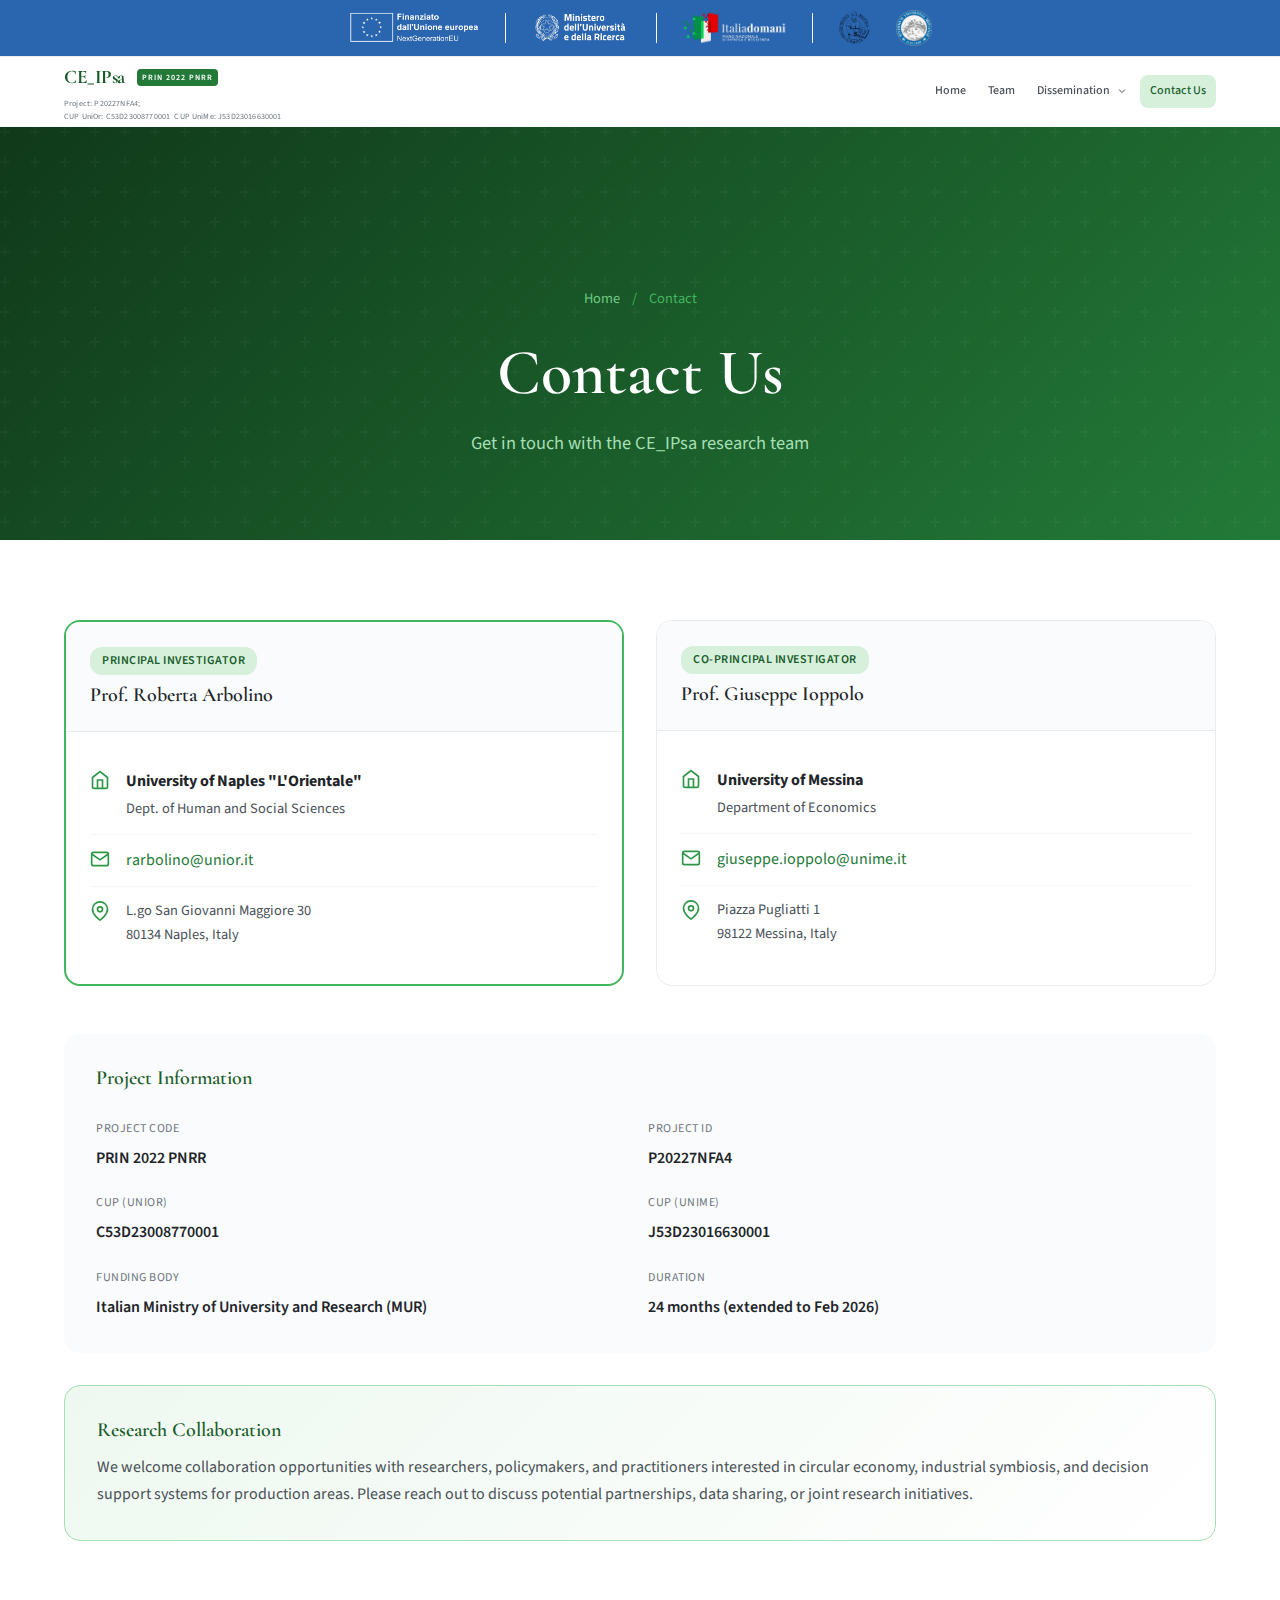
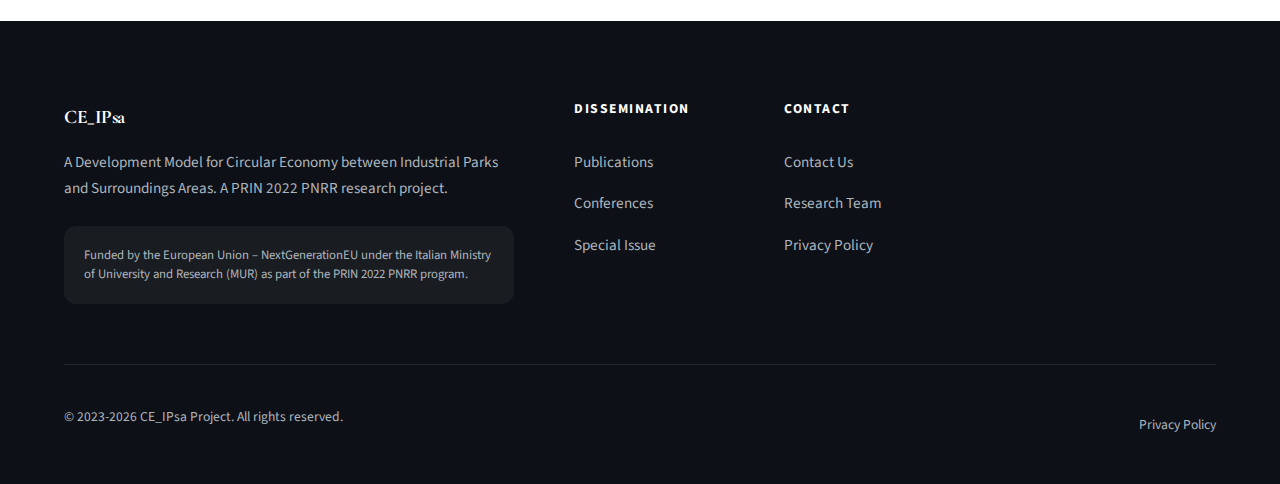
<file: contacts.html>
<!DOCTYPE html>
<html lang="en">
<head>
    <meta charset="UTF-8">
    <meta name="viewport" content="width=device-width, initial-scale=1.0">
    <title>Contact | CE_IPsa Project</title>
    <meta name="description" content="Contact the CE_IPsa research team.">
    
    <link rel="icon" type="image/svg+xml" href="data:image/svg+xml,%3Csvg xmlns='http://www.w3.org/2000/svg' viewBox='0 0 100 100'%3E%3Ccircle cx='50' cy='50' r='45' fill='%231a5c2a'/%3E%3Ctext x='50' y='62' font-family='Georgia' font-size='28' fill='white' text-anchor='middle' font-weight='bold'%3ECE%3C/text%3E%3C/svg%3E">
    
    <link rel="stylesheet" href="css/style.css">
</head>
<body>

<div class="top-logo-bar">
    <div class="top-logo-bar-container">
        <img src="images/logos/logo1.png" alt="Funded by EU">
        <span class="logo-divider"></span>
        <img src="images/logos/logo2.png" alt="MUR">
        <span class="logo-divider"></span>
        <img src="images/logos/logo3.png" alt="Italia Domani">
        <span class="logo-divider"></span>
        <img src="images/logos/logo5.png" alt="University of Naples L'Orientale">
        <img src="images/logos/logo4.png" alt="University of Messina">
    </div>
</div>

    <nav class="navbar" id="navbar">
        <div class="nav-container">
            <a href="index.html" class="logo">
                <div class="logo-main">
                    <span class="logo-text">CE_IPsa</span>
                    <span class="logo-badge">PRIN 2022 PNRR</span>
                </div>
                <div class="logo-codes">
                    <span class="code-item">Project: P20227NFA4;</span>
                    <span class="code-item">CUP UniOr: C53D23008770001</span>
                    <span class="code-divider">-</span>
                    <span class="code-item">CUP UniMe: J53D23016630001</span>
                </div>
            </a>
            
            <ul class="nav-links" id="navLinks">
                <li><a href="index.html">Home</a></li>
                <li><a href="team.html">Team</a></li>
                <li class="dropdown">
                    <a href="#" class="dropdown-toggle">
                        Dissemination
                        <svg viewBox="0 0 24 24" fill="none" stroke="currentColor" stroke-width="2">
                            <polyline points="6 9 12 15 18 9"></polyline>
                        </svg>
                    </a>
                    <div class="dropdown-menu">
                        <a href="publications.html">Publications</a>
                        <a href="conferences.html">Conferences</a>
                        <a href="special-issue.html">Special Issue</a>
                    </div>
                </li>
                <li><a href="contacts.html" class="active">Contact Us</a></li>
            </ul>
            
            <button class="nav-close" id="navClose" aria-label="Close menu">&times;</button>
            
            <div class="hamburger" id="hamburger">
                <span></span>
                <span></span>
                <span></span>
            </div>
        </div>
    </nav>

    <!-- Page Header -->
    <header class="page-header">
        <div class="container">
            <nav class="breadcrumb">
                <a href="index.html">Home</a>
                <span>/</span>
                <span>Contact</span>
            </nav>
            <h1>Contact Us</h1>
            <p>Get in touch with the CE_IPsa research team</p>
        </div>
    </header>

    <!-- Contact Content -->
    <section class="section">
        <div class="container">
            <div class="contacts-grid">
                
                <!-- Principal Investigator - Arbolino FIRST -->
                <div style="background: white; border: 2px solid var(--primary-400); border-radius: 16px; overflow: hidden;">
                    <div style="background: var(--gray-50); padding: 24px; border-bottom: 1px solid var(--gray-200);">
                        <span style="display: inline-block; padding: 4px 12px; background: var(--primary-100); color: var(--primary-700); border-radius: 12px; font-size: 0.75rem; font-weight: 600; text-transform: uppercase; letter-spacing: 0.5px; margin-bottom: 8px;">Principal Investigator</span>
                        <h2 style="font-size: 1.25rem; color: var(--gray-800); margin: 0;">Prof. Roberta Arbolino</h2>
                    </div>
                    <div style="padding: 24px;">
                        <div style="display: flex; gap: 16px; padding: 12px 0; border-bottom: 1px solid var(--gray-100);">
                            <svg width="20" height="20" viewBox="0 0 24 24" fill="none" stroke="var(--primary-500)" stroke-width="2" style="flex-shrink: 0; margin-top: 2px;">
                                <path d="M3 9l9-7 9 7v11a2 2 0 0 1-2 2H5a2 2 0 0 1-2-2z"/>
                                <polyline points="9 22 9 12 15 12 15 22"/>
                            </svg>
                            <div>
                                <strong style="display: block; color: var(--gray-800); margin-bottom: 2px;">University of Naples "L'Orientale"</strong>
                                <p style="color: var(--gray-600); font-size: 0.9rem; margin: 0;">Dept. of Human and Social Sciences</p>
                            </div>
                        </div>
                        <div style="display: flex; gap: 16px; padding: 12px 0; border-bottom: 1px solid var(--gray-100);">
                            <svg width="20" height="20" viewBox="0 0 24 24" fill="none" stroke="var(--primary-500)" stroke-width="2" style="flex-shrink: 0; margin-top: 2px;">
                                <path d="M4 4h16c1.1 0 2 .9 2 2v12c0 1.1-.9 2-2 2H4c-1.1 0-2-.9-2-2V6c0-1.1.9-2 2-2z"/>
                                <polyline points="22,6 12,13 2,6"/>
                            </svg>
                            <div>
                                <a href="mailto:rarbolino@unior.it" style="color: var(--primary-600);">rarbolino@unior.it</a>
                            </div>
                        </div>
                        <div style="display: flex; gap: 16px; padding: 12px 0;">
                            <svg width="20" height="20" viewBox="0 0 24 24" fill="none" stroke="var(--primary-500)" stroke-width="2" style="flex-shrink: 0; margin-top: 2px;">
                                <path d="M21 10c0 7-9 13-9 13s-9-6-9-13a9 9 0 0 1 18 0z"/>
                                <circle cx="12" cy="10" r="3"/>
                            </svg>
                            <div>
                                <p style="color: var(--gray-600); font-size: 0.9rem; margin: 0;">L.go San Giovanni Maggiore 30</p>
                                <p style="color: var(--gray-600); font-size: 0.9rem; margin: 0;">80134 Naples, Italy</p>
                            </div>
                        </div>
                    </div>
                </div>

                <!-- Co-Principal Investigator - Ioppolo SECOND -->
                <div style="background: white; border: 1px solid var(--gray-200); border-radius: 16px; overflow: hidden;">
                    <div style="background: var(--gray-50); padding: 24px; border-bottom: 1px solid var(--gray-200);">
                        <span style="display: inline-block; padding: 4px 12px; background: var(--primary-100); color: var(--primary-700); border-radius: 12px; font-size: 0.75rem; font-weight: 600; text-transform: uppercase; letter-spacing: 0.5px; margin-bottom: 8px;">Co-Principal Investigator</span>
                        <h2 style="font-size: 1.25rem; color: var(--gray-800); margin: 0;">Prof. Giuseppe Ioppolo</h2>
                    </div>
                    <div style="padding: 24px;">
                        <div style="display: flex; gap: 16px; padding: 12px 0; border-bottom: 1px solid var(--gray-100);">
                            <svg width="20" height="20" viewBox="0 0 24 24" fill="none" stroke="var(--primary-500)" stroke-width="2" style="flex-shrink: 0; margin-top: 2px;">
                                <path d="M3 9l9-7 9 7v11a2 2 0 0 1-2 2H5a2 2 0 0 1-2-2z"/>
                                <polyline points="9 22 9 12 15 12 15 22"/>
                            </svg>
                            <div>
                                <strong style="display: block; color: var(--gray-800); margin-bottom: 2px;">University of Messina</strong>
                                <p style="color: var(--gray-600); font-size: 0.9rem; margin: 0;">Department of Economics</p>
                            </div>
                        </div>
                        <div style="display: flex; gap: 16px; padding: 12px 0; border-bottom: 1px solid var(--gray-100);">
                            <svg width="20" height="20" viewBox="0 0 24 24" fill="none" stroke="var(--primary-500)" stroke-width="2" style="flex-shrink: 0; margin-top: 2px;">
                                <path d="M4 4h16c1.1 0 2 .9 2 2v12c0 1.1-.9 2-2 2H4c-1.1 0-2-.9-2-2V6c0-1.1.9-2 2-2z"/>
                                <polyline points="22,6 12,13 2,6"/>
                            </svg>
                            <div>
                                <a href="mailto:giuseppe.ioppolo@unime.it" style="color: var(--primary-600);">giuseppe.ioppolo@unime.it</a>
                            </div>
                        </div>
                        <div style="display: flex; gap: 16px; padding: 12px 0;">
                            <svg width="20" height="20" viewBox="0 0 24 24" fill="none" stroke="var(--primary-500)" stroke-width="2" style="flex-shrink: 0; margin-top: 2px;">
                                <path d="M21 10c0 7-9 13-9 13s-9-6-9-13a9 9 0 0 1 18 0z"/>
                                <circle cx="12" cy="10" r="3"/>
                            </svg>
                            <div>
                                <p style="color: var(--gray-600); font-size: 0.9rem; margin: 0;">Piazza Pugliatti 1</p>
                                <p style="color: var(--gray-600); font-size: 0.9rem; margin: 0;">98122 Messina, Italy</p>
                            </div>
                        </div>
                    </div>
                </div>
            </div>

            <!-- Project Information -->
            <div style="background: var(--gray-50); border-radius: 16px; padding: 32px; margin-bottom: 32px;">
                <h3 style="font-size: 1.25rem; color: var(--primary-700); margin-bottom: 24px;">Project Information</h3>
                <div style="display: grid; grid-template-columns: repeat(2, 1fr); gap: 16px;">
                    <div>
                        <span style="font-size: 0.75rem; text-transform: uppercase; letter-spacing: 0.5px; color: var(--gray-500);">Project Code</span>
                        <p style="font-weight: 600; color: var(--gray-800); margin: 4px 0 0;">PRIN 2022 PNRR</p>
                    </div>
                    <div>
                        <span style="font-size: 0.75rem; text-transform: uppercase; letter-spacing: 0.5px; color: var(--gray-500);">Project ID</span>
                        <p style="font-weight: 600; color: var(--gray-800); margin: 4px 0 0;">P20227NFA4</p>
                    </div>
                    <div>
                        <span style="font-size: 0.75rem; text-transform: uppercase; letter-spacing: 0.5px; color: var(--gray-500);">CUP (UniOr)</span>
                        <p style="font-weight: 600; color: var(--gray-800); margin: 4px 0 0;">C53D23008770001</p>
                    </div>
                    <div>
                        <span style="font-size: 0.75rem; text-transform: uppercase; letter-spacing: 0.5px; color: var(--gray-500);">CUP (UniMe)</span>
                        <p style="font-weight: 600; color: var(--gray-800); margin: 4px 0 0;">J53D23016630001</p>
                    </div>
                    <div>
                        <span style="font-size: 0.75rem; text-transform: uppercase; letter-spacing: 0.5px; color: var(--gray-500);">Funding Body</span>
                        <p style="font-weight: 600; color: var(--gray-800); margin: 4px 0 0;">Italian Ministry of University and Research (MUR)</p>
                    </div>
                    <div>
                        <span style="font-size: 0.75rem; text-transform: uppercase; letter-spacing: 0.5px; color: var(--gray-500);">Duration</span>
                        <p style="font-weight: 600; color: var(--gray-800); margin: 4px 0 0;">24 months (extended to Feb 2026)</p>
                    </div>
                </div>
            </div>

            <!-- Collaboration Box -->
            <div style="background: linear-gradient(135deg, var(--primary-50) 0%, white 100%); border: 1px solid var(--primary-200); border-radius: 16px; padding: 32px;">
                <h3 style="font-size: 1.25rem; color: var(--primary-700); margin-bottom: 12px;">Research Collaboration</h3>
                <p style="color: var(--gray-600); margin: 0;">We welcome collaboration opportunities with researchers, policymakers, and practitioners interested in circular economy, industrial symbiosis, and decision support systems for production areas. Please reach out to discuss potential partnerships, data sharing, or joint research initiatives.</p>
            </div>
        </div>
    </section>

    <!-- Footer -->
<footer class="footer">
    <div class="container">
        <div class="footer-grid">
            <div class="footer-brand">
                <div class="logo-text">CE_IPsa</div>
                <p>
                    A Development Model for Circular Economy between Industrial Parks and Surroundings Areas.
                    A PRIN 2022 PNRR research project.
                </p>
                <div class="footer-funding">
                    <div class="footer-funding-text">
                        Funded by the European Union &ndash; NextGenerationEU under the Italian Ministry of University and Research (MUR) as part of the PRIN 2022 PNRR program.
                    </div>
                </div>
            </div>
            <div class="footer-col">
                <h4 class="footer-title">Dissemination</h4>
                <ul class="footer-links">
                    <li><a href="publications.html">Publications</a></li>
                    <li><a href="conferences.html">Conferences</a></li>
                    <li><a href="special-issue.html">Special Issue</a></li>
                </ul>
            </div>
            <div class="footer-col">
                <h4 class="footer-title">Contact</h4>
                <ul class="footer-links">
                    <li><a href="contacts.html">Contact Us</a></li>
                    <li><a href="team.html">Research Team</a></li>
                    <li><a href="privacy.html">Privacy Policy</a></li>
                </ul>
            </div>
        </div>
        <div class="footer-bottom">
            <p>&copy; 2023-2026 CE_IPsa Project. All rights reserved.</p>
            <div class="footer-legal">
                <a href="privacy.html">Privacy Policy</a>
            </div>
        </div>
    </div>
</footer>

    <script src="js/main.js"></script>
</body>
</html>
</file>
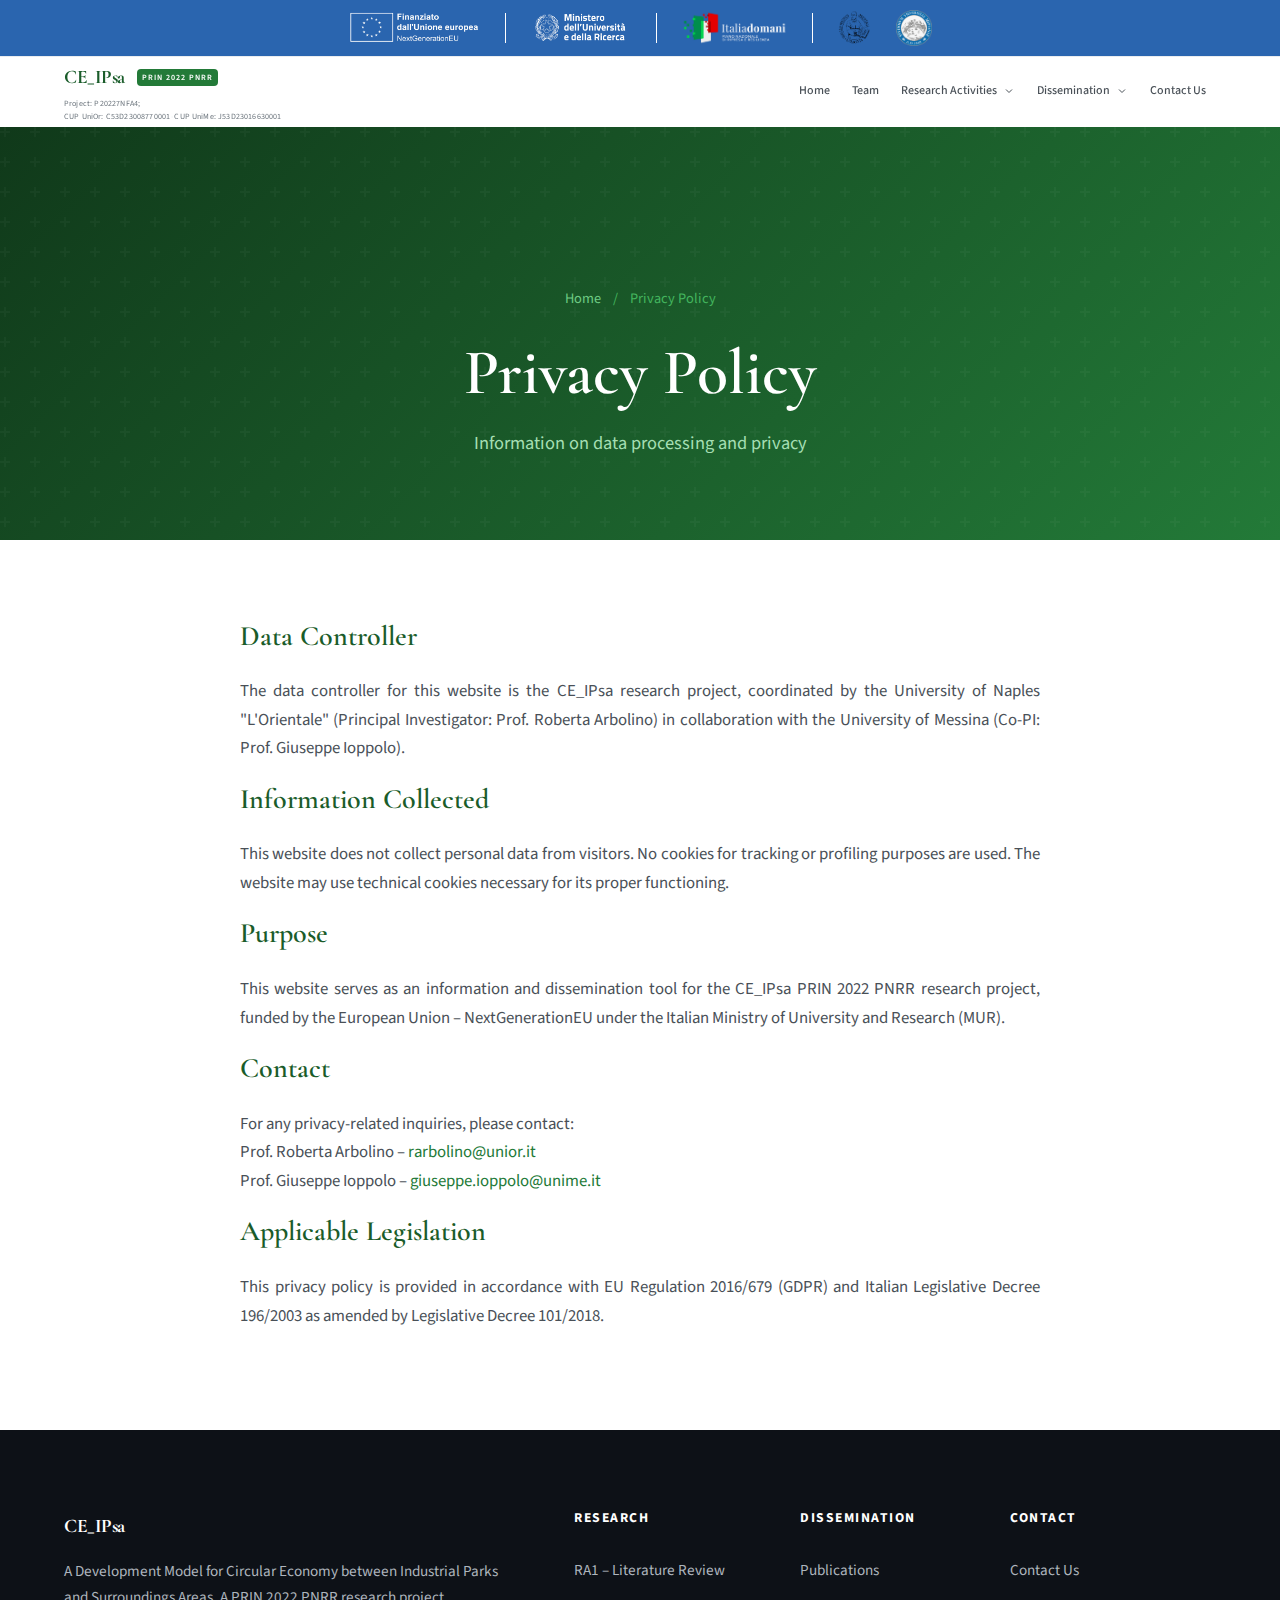
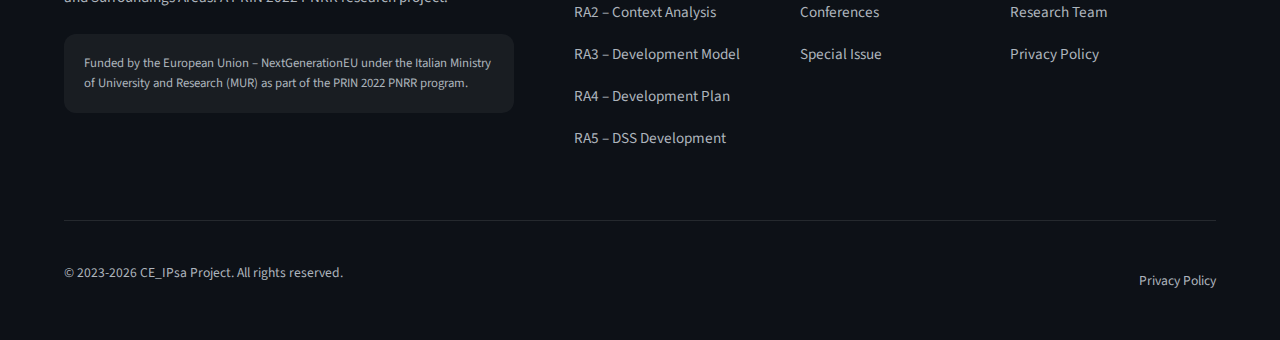
<file: privacy.html>
<!DOCTYPE html>
<html lang="en">
<head>
    <meta charset="UTF-8">
    <meta name="viewport" content="width=device-width, initial-scale=1.0">
    <title>Privacy Policy | CE_IPsa Project</title>
    <meta name="description" content="Privacy policy for the CE_IPsa PRIN 2022 PNRR research project website.">
    <link rel="canonical" href="https://ceipsapnrr.github.io/privacy.html">

    <!-- Open Graph -->
    <meta property="og:title" content="Privacy Policy — CE_IPsa Project">
    <meta property="og:description" content="Privacy policy for the CE_IPsa PRIN 2022 PNRR research project website.">
    <meta property="og:url" content="https://ceipsapnrr.github.io/privacy.html">
    <meta property="og:type" content="website">
    <meta property="og:image" content="https://ceipsapnrr.github.io/images/slides/slide1.jpg">
    <meta property="og:site_name" content="CE_IPsa — PRIN 2022 PNRR">

    <!-- Twitter Card -->
    <meta name="twitter:card" content="summary_large_image">
    <meta name="twitter:title" content="Privacy Policy — CE_IPsa Project">
    <meta name="twitter:description" content="Privacy policy for the CE_IPsa PRIN 2022 PNRR research project website.">
    <meta name="twitter:image" content="https://ceipsapnrr.github.io/images/slides/slide1.jpg">

    <link rel="icon" type="image/svg+xml" href="data:image/svg+xml,%3Csvg xmlns='http://www.w3.org/2000/svg' viewBox='0 0 100 100'%3E%3Ccircle cx='50' cy='50' r='45' fill='%231a5c2a'/%3E%3Ctext x='50' y='62' font-family='Georgia' font-size='28' fill='white' text-anchor='middle' font-weight='bold'%3ECE%3C/text%3E%3C/svg%3E">
    <link rel="stylesheet" href="css/style.css">
    <script type="application/ld+json">
    {
      "@context": "https://schema.org",
      "@type": "WebPage",
      "name": "Privacy Policy",
      "description": "Privacy policy for the CE_IPsa PRIN 2022 PNRR research project website.",
      "url": "https://ceipsapnrr.github.io/privacy.html",
      "isPartOf": {"@type": "WebSite", "name": "CE_IPsa", "url": "https://ceipsapnrr.github.io"}
    }
    </script>
</head>
<body>

<div class="top-logo-bar">
    <div class="top-logo-bar-container">
        <img src="images/logos/logo1.png" alt="Funded by EU">
        <span class="logo-divider"></span>
        <img src="images/logos/logo2.png" alt="MUR">
        <span class="logo-divider"></span>
        <img src="images/logos/logo3.png" alt="Italia Domani">
        <span class="logo-divider"></span>
        <img src="images/logos/logo5.png" alt="University of Naples L'Orientale">
        <img src="images/logos/logo4.png" alt="University of Messina">
    </div>
</div>

    <nav class="navbar" id="navbar">
        <div class="nav-container">
            <a href="index.html" class="logo">
                <div class="logo-main">
                    <span class="logo-text">CE_IPsa</span>
                    <span class="logo-badge">PRIN 2022 PNRR</span>
                </div>
                <div class="logo-codes">
                    <span class="code-item">Project: P20227NFA4;</span>
                    <span class="code-item">CUP UniOr: C53D23008770001</span>
                    <span class="code-divider">-</span>
                    <span class="code-item">CUP UniMe: J53D23016630001</span>
                </div>
            </a>
            
            <ul class="nav-links" id="navLinks">
                <li><a href="index.html">Home</a></li>
                <li><a href="team.html">Team</a></li>
                <li class="dropdown">
                    <a href="#" class="dropdown-toggle">
                        Research Activities
                        <svg viewBox="0 0 24 24" fill="none" stroke="currentColor" stroke-width="2">
                            <polyline points="6 9 12 15 18 9"></polyline>
                        </svg>
                    </a>
                    <div class="dropdown-menu">
                        <a href="ra1.html">RA1 &ndash; Literature Review</a>
                        <a href="ra2.html">RA2 &ndash; Context Analysis</a>
                        <a href="ra3.html">RA3 &ndash; Development Model</a>
                        <a href="ra4.html">RA4 &ndash; Development Plan</a>
                        <a href="ra5.html">RA5 &ndash; DSS Development</a>
                    </div>
                </li>
                <li class="dropdown">
                    <a href="#" class="dropdown-toggle">
                        Dissemination
                        <svg viewBox="0 0 24 24" fill="none" stroke="currentColor" stroke-width="2">
                            <polyline points="6 9 12 15 18 9"></polyline>
                        </svg>
                    </a>
                    <div class="dropdown-menu">
                        <a href="publications.html">Publications</a>
                        <a href="conferences.html">Conferences</a>
                        <a href="special-issue.html">Special Issue</a>
                    </div>
                </li>
                <li><a href="contacts.html">Contact Us</a></li>
            </ul>
            
            <button class="nav-close" id="navClose" aria-label="Close menu">&times;</button>
            
            <div class="hamburger" id="hamburger">
                <span></span>
                <span></span>
                <span></span>
            </div>
        </div>
    </nav>

    <header class="page-header">
        <div class="container">
            <nav class="breadcrumb">
                <a href="index.html">Home</a>
                <span>/</span>
                <span>Privacy Policy</span>
            </nav>
            <h1>Privacy Policy</h1>
            <p>Information on data processing and privacy</p>
        </div>
    </header>

    <section class="section">
        <div class="container">
            <div class="project-content" style="max-width: 800px; margin: 0 auto;">
                <h3>Data Controller</h3>
                <p>The data controller for this website is the CE_IPsa research project, coordinated by the University of Naples "L'Orientale" (Principal Investigator: Prof. Roberta Arbolino) in collaboration with the University of Messina (Co-PI: Prof. Giuseppe Ioppolo).</p>

                <h3>Information Collected</h3>
                <p>This website does not collect personal data from visitors. No cookies for tracking or profiling purposes are used. The website may use technical cookies necessary for its proper functioning.</p>

                <h3>Purpose</h3>
                <p>This website serves as an information and dissemination tool for the CE_IPsa PRIN 2022 PNRR research project, funded by the European Union &ndash; NextGenerationEU under the Italian Ministry of University and Research (MUR).</p>

                <h3>Contact</h3>
                <p>For any privacy-related inquiries, please contact:<br>
                Prof. Roberta Arbolino &ndash; <a href="mailto:rarbolino@unior.it" style="color: var(--primary-600);">rarbolino@unior.it</a><br>
                Prof. Giuseppe Ioppolo &ndash; <a href="mailto:giuseppe.ioppolo@unime.it" style="color: var(--primary-600);">giuseppe.ioppolo@unime.it</a></p>

                <h3>Applicable Legislation</h3>
                <p>This privacy policy is provided in accordance with EU Regulation 2016/679 (GDPR) and Italian Legislative Decree 196/2003 as amended by Legislative Decree 101/2018.</p>
            </div>
        </div>
    </section>

    <footer class="footer">
        <div class="container">
            <div class="footer-grid">
                <div class="footer-brand">
                    <div class="logo-text">CE_IPsa</div>
                    <p>A Development Model for Circular Economy between Industrial Parks and Surroundings Areas. A PRIN 2022 PNRR research project.</p>
                    <div class="footer-funding">
                        <div class="footer-funding-text">Funded by the European Union &ndash; NextGenerationEU under the Italian Ministry of University and Research (MUR) as part of the PRIN 2022 PNRR program.</div>
                    </div>
                </div>
                <div class="footer-col">
                    <h4 class="footer-title">Research</h4>
                    <ul class="footer-links">
                        <li><a href="ra1.html">RA1 &ndash; Literature Review</a></li>
                        <li><a href="ra2.html">RA2 &ndash; Context Analysis</a></li>
                        <li><a href="ra3.html">RA3 &ndash; Development Model</a></li>
                        <li><a href="ra4.html">RA4 &ndash; Development Plan</a></li>
                        <li><a href="ra5.html">RA5 &ndash; DSS Development</a></li>
                    </ul>
                </div>
                <div class="footer-col">
                    <h4 class="footer-title">Dissemination</h4>
                    <ul class="footer-links">
                        <li><a href="publications.html">Publications</a></li>
                        <li><a href="conferences.html">Conferences</a></li>
                        <li><a href="special-issue.html">Special Issue</a></li>
                    </ul>
                </div>
                <div class="footer-col">
                    <h4 class="footer-title">Contact</h4>
                    <ul class="footer-links">
                        <li><a href="contacts.html">Contact Us</a></li>
                        <li><a href="team.html">Research Team</a></li>
                        <li><a href="privacy.html">Privacy Policy</a></li>
                    </ul>
                </div>
            </div>
            <div class="footer-bottom">
                <p>&copy; 2023-2026 CE_IPsa Project. All rights reserved.</p>
                <div class="footer-legal">
                    <a href="privacy.html">Privacy Policy</a>
                </div>
            </div>
        </div>
    </footer>

    <script src="js/main.js"></script>
</body>
</html>
</file>
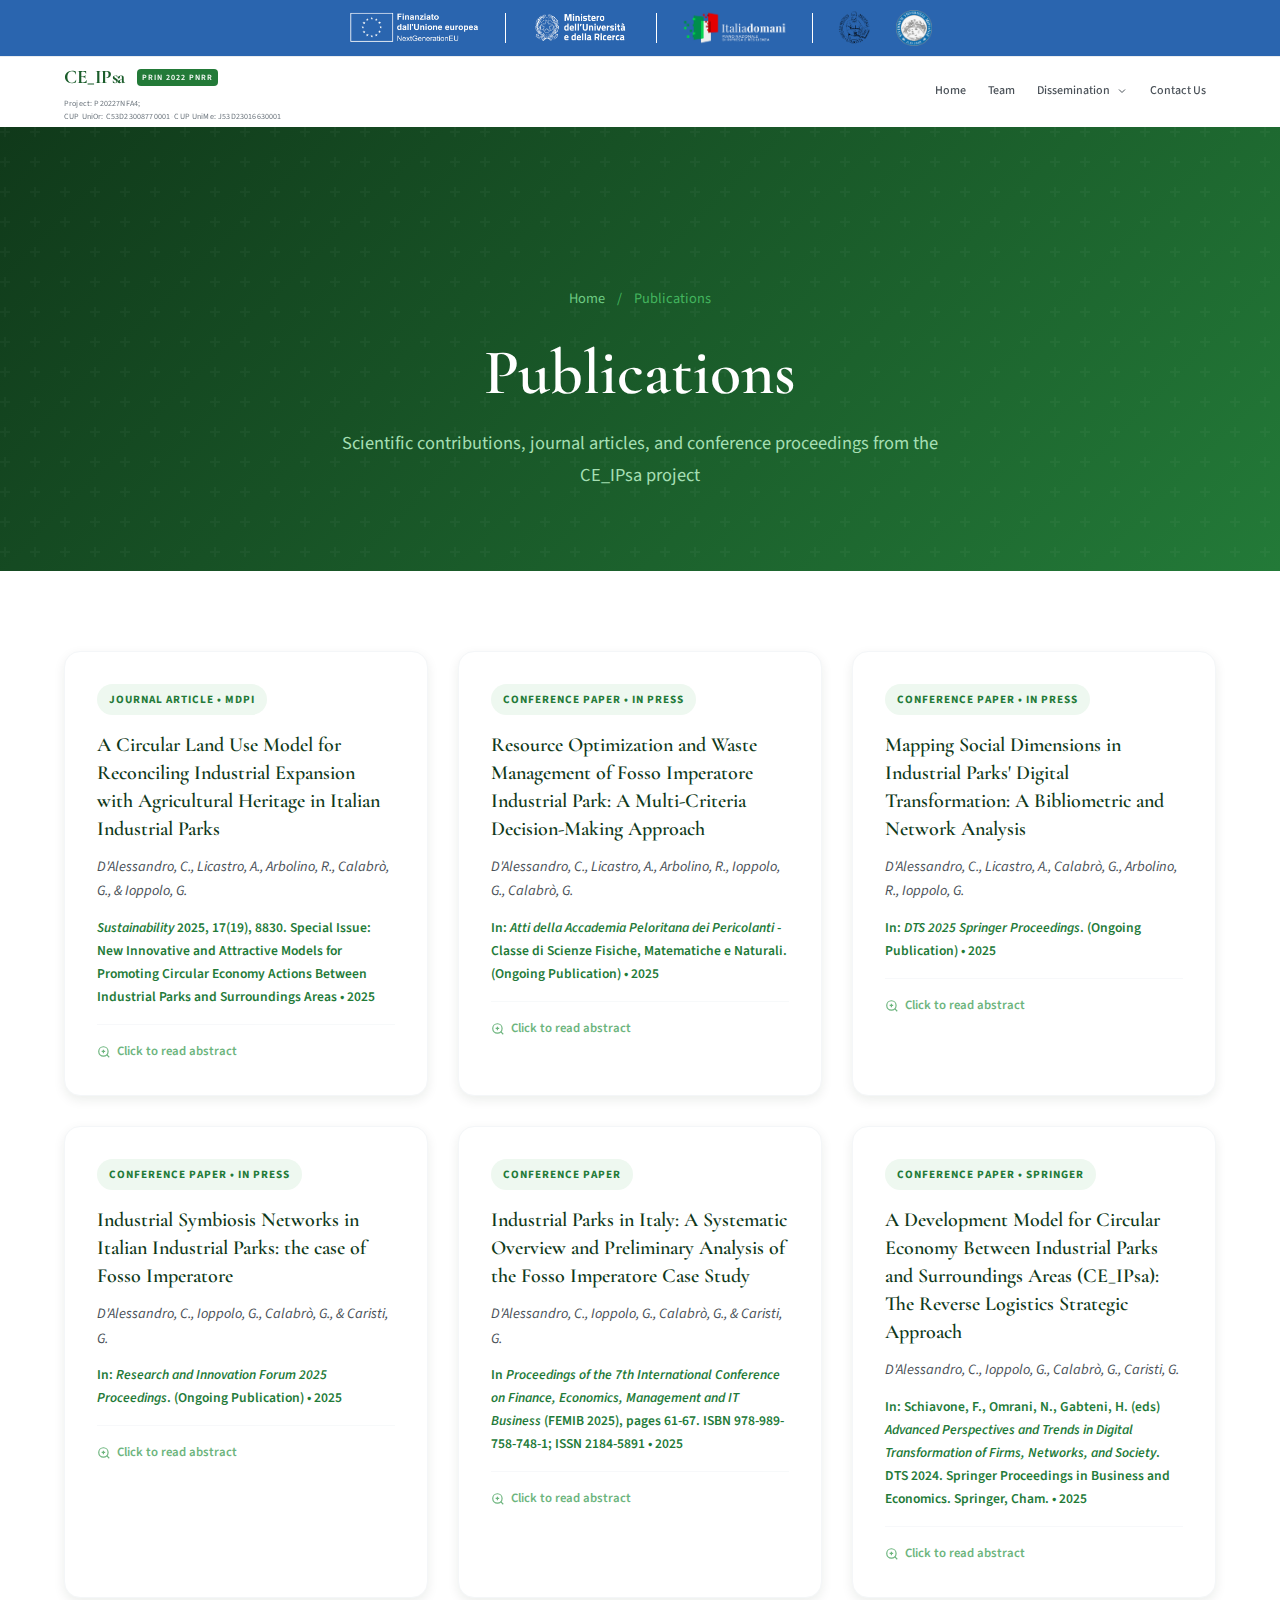
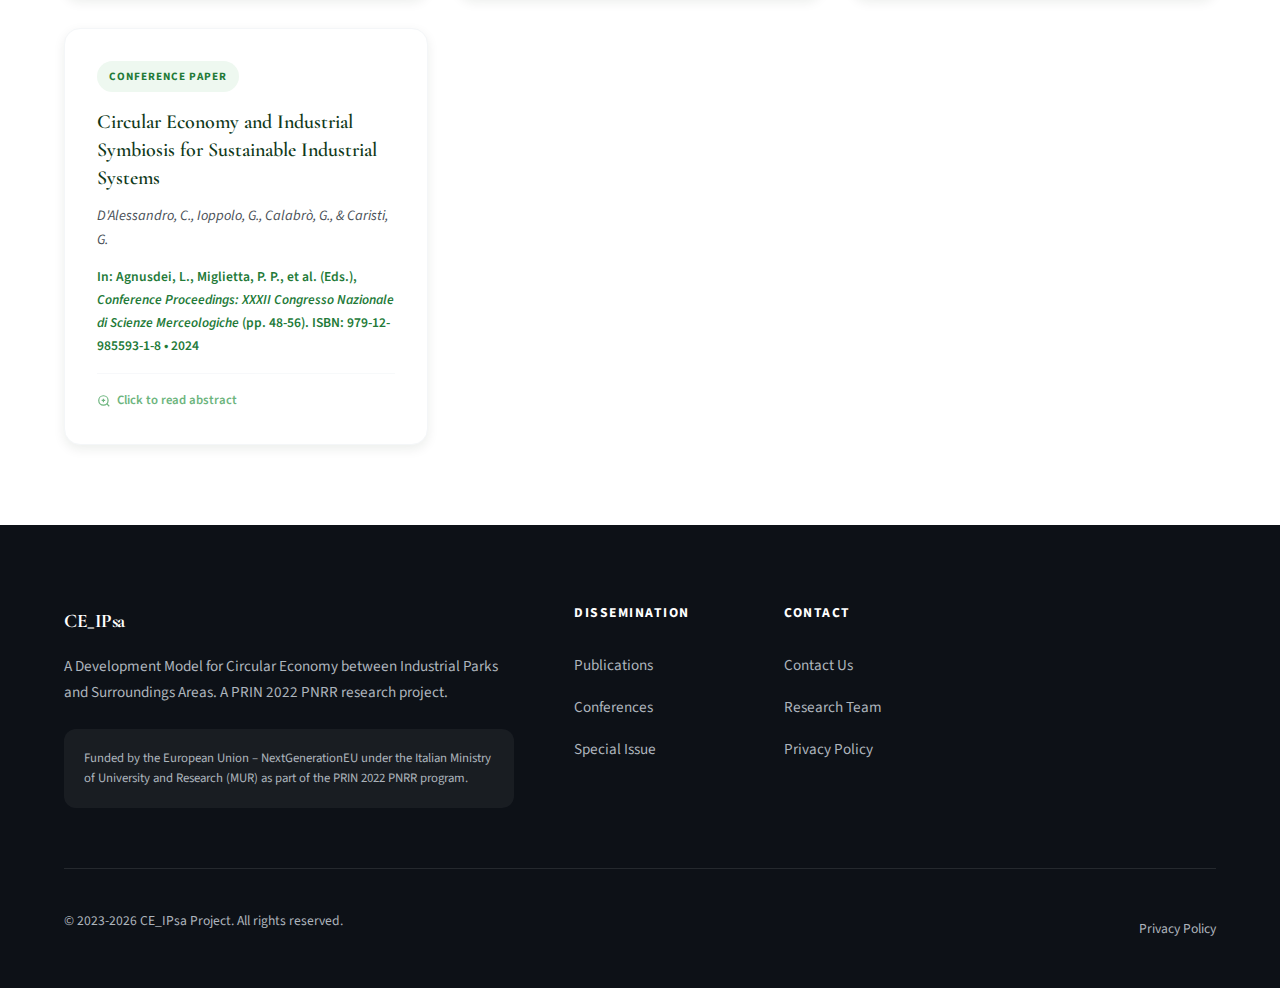
<file: publications.html>
<!DOCTYPE html>
<html lang="en">
<head>
    <meta charset="UTF-8">
    <meta name="viewport" content="width=device-width, initial-scale=1.0">
    <title>Publications | CE_IPsa Project</title>
    <meta name="description" content="Scientific publications from the CE_IPsa PRIN 2022 PNRR research project.">
    <link rel="icon" type="image/svg+xml" href="data:image/svg+xml,%3Csvg xmlns='http://www.w3.org/2000/svg' viewBox='0 0 100 100'%3E%3Ccircle cx='50' cy='50' r='45' fill='%231a5c2a'/%3E%3Ctext x='50' y='62' font-family='Georgia' font-size='28' fill='white' text-anchor='middle' font-weight='bold'%3ECE%3C/text%3E%3C/svg%3E">
    <link rel="stylesheet" href="css/style.css">
    <style>
        .publication-card[id] { scroll-margin-top: 120px; transition: box-shadow 0.3s, transform 0.3s; }
        @keyframes flashHighlight {
            0%, 100% { box-shadow: var(--shadow-md); }
            25%, 75% { box-shadow: 0 0 0 4px var(--primary-400), var(--shadow-lg); }
            50% { box-shadow: 0 0 0 4px var(--primary-600), var(--shadow-lg); }
        }
        .publication-card.flash-highlight { animation: flashHighlight 0.6s ease-in-out 3; }

        /* Clickable cards */
        .clickable-card { cursor: pointer; }
        .clickable-card:hover { box-shadow: var(--shadow-lg); transform: translateY(-4px); }
        .card-click-hint { display: flex; align-items: center; gap: 6px; font-size: 0.8rem; color: var(--primary-500); margin-top: 12px; font-weight: 600; }

        /* Modal styles */
        .pub-modal-overlay { display: none; position: fixed; inset: 0; z-index: 2000; background: rgba(0,0,0,0.6); backdrop-filter: blur(4px); align-items: center; justify-content: center; padding: 20px; }
        .pub-modal-overlay.active { display: flex; }
        .pub-modal { background: var(--white); border-radius: 20px; max-width: 720px; width: 100%; max-height: 85vh; overflow-y: auto; box-shadow: 0 25px 60px rgba(0,0,0,0.3); position: relative; }
        .pub-modal-header { padding: 32px 32px 20px; border-bottom: 1px solid var(--gray-100); }
        .pub-modal-header .card-tag { display: inline-block; font-size: 0.7rem; font-weight: 700; text-transform: uppercase; letter-spacing: 1px; padding: 4px 12px; border-radius: 50px; background: var(--primary-50); color: var(--primary-700); margin-bottom: 12px; }
        .pub-modal-header h2 { font-size: 1.35rem; color: var(--primary-800); line-height: 1.4; margin-bottom: 12px; }
        .pub-modal-header .pub-authors { font-size: 0.95rem; color: var(--gray-600); margin-bottom: 8px; }
        .pub-modal-header .pub-venue { font-size: 0.9rem; color: var(--gray-500); line-height: 1.6; }
        .pub-modal-body { padding: 24px 32px 32px; }
        .pub-modal-body h4 { font-size: 0.85rem; font-weight: 700; text-transform: uppercase; letter-spacing: 1px; color: var(--primary-600); margin-bottom: 12px; }
        .pub-modal-body p { color: var(--gray-700); line-height: 1.8; text-align: justify; margin-bottom: 16px; }
        .pub-modal-body .pub-doi { display: inline-flex; align-items: center; gap: 6px; font-size: 0.9rem; font-weight: 600; color: var(--primary-600); background: var(--primary-50); padding: 8px 18px; border-radius: 50px; margin-top: 8px; transition: all 0.2s; }
        .pub-modal-body .pub-doi:hover { background: var(--primary-100); color: var(--primary-800); }
        .pub-modal-close { position: absolute; top: 16px; right: 16px; width: 36px; height: 36px; border-radius: 50%; border: none; background: var(--gray-100); color: var(--gray-600); font-size: 1.3rem; cursor: pointer; display: flex; align-items: center; justify-content: center; transition: all 0.2s; z-index: 10; }
        .pub-modal-close:hover { background: var(--gray-200); color: var(--gray-800); }
        .abstract-pending { font-style: italic; color: var(--gray-500); background: var(--gray-50); padding: 16px 20px; border-radius: 12px; border-left: 3px solid var(--primary-300); }
        @media (max-width: 768px) {
            .pub-modal { max-height: 90vh; border-radius: 16px; }
            .pub-modal-header, .pub-modal-body { padding: 20px; }
            .pub-modal-header h2 { font-size: 1.15rem; }
        }
    </style>
</head>
<body>

<div class="top-logo-bar">
    <div class="top-logo-bar-container">
        <img src="images/logos/logo1.png" alt="Funded by EU">
        <span class="logo-divider"></span>
        <img src="images/logos/logo2.png" alt="MUR">
        <span class="logo-divider"></span>
        <img src="images/logos/logo3.png" alt="Italia Domani">
        <span class="logo-divider"></span>
        <img src="images/logos/logo5.png" alt="University of Naples L'Orientale">
        <img src="images/logos/logo4.png" alt="University of Messina">
    </div>
</div>

    <nav class="navbar" id="navbar">
        <div class="nav-container">
            <a href="index.html" class="logo">
                <div class="logo-main">
                    <span class="logo-text">CE_IPsa</span>
                    <span class="logo-badge">PRIN 2022 PNRR</span>
                </div>
                <div class="logo-codes">
                    <span class="code-item">Project: P20227NFA4;</span>
                    <span class="code-item">CUP UniOr: C53D23008770001</span>
                    <span class="code-divider">-</span>
                    <span class="code-item">CUP UniMe: J53D23016630001</span>
                </div>
            </a>
            <ul class="nav-links" id="navLinks">
                <li><a href="index.html">Home</a></li>
                <li><a href="team.html">Team</a></li>
                <li class="dropdown">
                    <a href="#" class="dropdown-toggle active">
                        Dissemination
                        <svg viewBox="0 0 24 24" fill="none" stroke="currentColor" stroke-width="2">
                            <polyline points="6 9 12 15 18 9"></polyline>
                        </svg>
                    </a>
                    <div class="dropdown-menu">
                        <a href="publications.html" class="active">Publications</a>
                        <a href="conferences.html">Conferences</a>
                        <a href="special-issue.html">Special Issue</a>
                    </div>
                </li>
                <li><a href="contacts.html">Contact Us</a></li>
            </ul>
            <button class="nav-close" id="navClose" aria-label="Close menu">&times;</button>
            <div class="hamburger" id="hamburger"><span></span><span></span><span></span></div>
        </div>
    </nav>

    <header class="page-header">
        <div class="container">
            <nav class="breadcrumb"><a href="index.html">Home</a><span>/</span><span>Publications</span></nav>
            <h1>Publications</h1>
            <p>Scientific contributions, journal articles, and conference proceedings from the CE_IPsa project</p>
        </div>
    </header>

    <section class="section">
        <div class="container">
            <div class="cards-grid">
                <!-- Publication 1 - Sustainability 2025 -->
                <article class="card publication-card clickable-card" id="pub-sustainability2025" data-modal="modal-sustainability2025">
                    <div class="card-body">
                        <span class="card-tag">Journal Article &#8226; MDPI</span>
                        <h3 class="card-title">A Circular Land Use Model for Reconciling Industrial Expansion with Agricultural Heritage in Italian Industrial Parks</h3>
                        <p class="publication-authors">D'Alessandro, C., Licastro, A., Arbolino, R., Calabr&#242;, G., &amp; Ioppolo, G.</p>
                        <p class="publication-venue"><em>Sustainability</em> 2025, 17(19), 8830. Special Issue: New Innovative and Attractive Models for Promoting Circular Economy Actions Between Industrial Parks and Surroundings Areas &#8226; 2025</p>
                        <div class="card-click-hint">
                            <svg width="14" height="14" viewBox="0 0 24 24" fill="none" stroke="currentColor" stroke-width="2"><circle cx="11" cy="11" r="8"/><path d="m21 21-4.35-4.35"/><path d="M11 8v6M8 11h6"/></svg>
                            Click to read abstract
                        </div>
                    </div>
                </article>

                <!-- Publication 2 - APPLMATH -->
                <article class="card publication-card clickable-card" id="pub-applmath2025" data-modal="modal-applmath2025">
                    <div class="card-body">
                        <span class="card-tag">Conference Paper &#8226; In Press</span>
                        <h3 class="card-title">Resource Optimization and Waste Management of Fosso Imperatore Industrial Park: A Multi-Criteria Decision-Making Approach</h3>
                        <p class="publication-authors">D'Alessandro, C., Licastro, A., Arbolino, R., Ioppolo, G., Calabr&#242;, G.</p>
                        <p class="publication-venue">In: <em>Atti della Accademia Peloritana dei Pericolanti</em> - Classe di Scienze Fisiche, Matematiche e Naturali. (Ongoing Publication) &#8226; 2025</p>
                        <div class="card-click-hint">
                            <svg width="14" height="14" viewBox="0 0 24 24" fill="none" stroke="currentColor" stroke-width="2"><circle cx="11" cy="11" r="8"/><path d="m21 21-4.35-4.35"/><path d="M11 8v6M8 11h6"/></svg>
                            Click to read abstract
                        </div>
                    </div>
                </article>

                <!-- Publication 3 - DTS 2025 -->
                <article class="card publication-card clickable-card" id="pub-dts2025" data-modal="modal-dts2025">
                    <div class="card-body">
                        <span class="card-tag">Conference Paper &#8226; In Press</span>
                        <h3 class="card-title">Mapping Social Dimensions in Industrial Parks' Digital Transformation: A Bibliometric and Network Analysis</h3>
                        <p class="publication-authors">D'Alessandro, C., Licastro, A., Calabr&#242;, G., Arbolino, R., Ioppolo, G.</p>
                        <p class="publication-venue">In: <em>DTS 2025 Springer Proceedings</em>. (Ongoing Publication) &#8226; 2025</p>
                        <div class="card-click-hint">
                            <svg width="14" height="14" viewBox="0 0 24 24" fill="none" stroke="currentColor" stroke-width="2"><circle cx="11" cy="11" r="8"/><path d="m21 21-4.35-4.35"/><path d="M11 8v6M8 11h6"/></svg>
                            Click to read abstract
                        </div>
                    </div>
                </article>

                <!-- Publication 4 - RIF 2025 -->
                <article class="card publication-card clickable-card" id="pub-rif2025" data-modal="modal-rif2025">
                    <div class="card-body">
                        <span class="card-tag">Conference Paper &#8226; In Press</span>
                        <h3 class="card-title">Industrial Symbiosis Networks in Italian Industrial Parks: the case of Fosso Imperatore</h3>
                        <p class="publication-authors">D'Alessandro, C., Ioppolo, G., Calabr&#242;, G., &amp; Caristi, G.</p>
                        <p class="publication-venue">In: <em>Research and Innovation Forum 2025 Proceedings</em>. (Ongoing Publication) &#8226; 2025</p>
                        <div class="card-click-hint">
                            <svg width="14" height="14" viewBox="0 0 24 24" fill="none" stroke="currentColor" stroke-width="2"><circle cx="11" cy="11" r="8"/><path d="m21 21-4.35-4.35"/><path d="M11 8v6M8 11h6"/></svg>
                            Click to read abstract
                        </div>
                    </div>
                </article>

                <!-- Publication 5 - FEMIB -->
                <article class="card publication-card clickable-card" id="pub-femib2025" data-modal="modal-femib2025">
                    <div class="card-body">
                        <span class="card-tag">Conference Paper</span>
                        <h3 class="card-title">Industrial Parks in Italy: A Systematic Overview and Preliminary Analysis of the Fosso Imperatore Case Study</h3>
                        <p class="publication-authors">D'Alessandro, C., Ioppolo, G., Calabr&#242;, G., &amp; Caristi, G.</p>
                        <p class="publication-venue">In <em>Proceedings of the 7th International Conference on Finance, Economics, Management and IT Business</em> (FEMIB 2025), pages 61-67. ISBN 978-989-758-748-1; ISSN 2184-5891 &#8226; 2025</p>
                        <div class="card-click-hint">
                            <svg width="14" height="14" viewBox="0 0 24 24" fill="none" stroke="currentColor" stroke-width="2"><circle cx="11" cy="11" r="8"/><path d="m21 21-4.35-4.35"/><path d="M11 8v6M8 11h6"/></svg>
                            Click to read abstract
                        </div>
                    </div>
                </article>

                <!-- Publication 6 - DTS 2024 Springer -->
                <article class="card publication-card clickable-card" id="pub-dts2024" data-modal="modal-dts2024">
                    <div class="card-body">
                        <span class="card-tag">Conference Paper &#8226; Springer</span>
                        <h3 class="card-title">A Development Model for Circular Economy Between Industrial Parks and Surroundings Areas (CE_IPsa): The Reverse Logistics Strategic Approach</h3>
                        <p class="publication-authors">D'Alessandro, C., Ioppolo, G., Calabr&#242;, G., Caristi, G.</p>
                        <p class="publication-venue">In: Schiavone, F., Omrani, N., Gabteni, H. (eds) <em>Advanced Perspectives and Trends in Digital Transformation of Firms, Networks, and Society</em>. DTS 2024. Springer Proceedings in Business and Economics. Springer, Cham. &#8226; 2025</p>
                        <div class="card-click-hint">
                            <svg width="14" height="14" viewBox="0 0 24 24" fill="none" stroke="currentColor" stroke-width="2"><circle cx="11" cy="11" r="8"/><path d="m21 21-4.35-4.35"/><path d="M11 8v6M8 11h6"/></svg>
                            Click to read abstract
                        </div>
                    </div>
                </article>

                <!-- Publication 7 - XXXII Congresso -->
                <article class="card publication-card clickable-card" id="pub-congresso2024" data-modal="modal-congresso2024">
                    <div class="card-body">
                        <span class="card-tag">Conference Paper</span>
                        <h3 class="card-title">Circular Economy and Industrial Symbiosis for Sustainable Industrial Systems</h3>
                        <p class="publication-authors">D'Alessandro, C., Ioppolo, G., Calabr&#242;, G., &amp; Caristi, G.</p>
                        <p class="publication-venue">In: Agnusdei, L., Miglietta, P. P., et al. (Eds.), <em>Conference Proceedings: XXXII Congresso Nazionale di Scienze Merceologiche</em> (pp. 48-56). ISBN: 979-12-985593-1-8 &#8226; 2024</p>
                        <div class="card-click-hint">
                            <svg width="14" height="14" viewBox="0 0 24 24" fill="none" stroke="currentColor" stroke-width="2"><circle cx="11" cy="11" r="8"/><path d="m21 21-4.35-4.35"/><path d="M11 8v6M8 11h6"/></svg>
                            Click to read abstract
                        </div>
                    </div>
                </article>
            </div>
        </div>
    </section>

<!-- ==================== MODALS ==================== -->

<!-- Modal 1 - DTS 2024 -->
<div class="pub-modal-overlay" id="modal-dts2024">
    <div class="pub-modal">
        <button class="pub-modal-close">&times;</button>
        <div class="pub-modal-header">
            <span class="card-tag">Conference Paper &#8226; Springer</span>
            <h2>A Development Model for Circular Economy Between Industrial Parks and Surroundings Areas (CE_IPsa): The Reverse Logistics Strategic Approach</h2>
            <p class="pub-authors">D'Alessandro, C., Ioppolo, G., Calabr&#242;, G., Caristi, G.</p>
            <p class="pub-venue">In: Schiavone, F., Omrani, N., Gabteni, H. (eds) <em>Advanced Perspectives and Trends in Digital Transformation of Firms, Networks, and Society</em>. DTS 2024. Springer Proceedings in Business and Economics. Springer, Cham. &#8226; 2025</p>
        </div>
        <div class="pub-modal-body">
            <h4>Abstract</h4>
            <p>The CE_IPsa (Circular Economy_Industrial Parks and the surrounding area) project aims to outline a development model to foster interconnection between industrial parks (IPs) and their surrounding area, based on circular economy (CE) and industrial symbiosis (IS) principles. CE offers sustainable solutions, fostering economic growth and environmental health. Despite this, CE has received limited attention in the supply chain context. Encompassing CE, IS, and Industry 4.0 (I. 4.0) digital technologies, (such as Blockchain, Internet of Things, Cyber-Physical Systems, and Cloud Computing), this chapter proposes reverse logistics (RL) as a strategic approach for managing product returns, end-of-life treatment, and recovery to eliminate waste. As part of the CE_IPsa project, the study's purpose is to promote the transition to a net-zero balance, where resource extraction is offset by resource recovery and waste generation is minimized. This chapter shows the preliminary results of the first phase of the CE_IPsa project, building upon a Scooping review, and proposing a framework based on the integration of RL with I. 4.0 technologies as driving force to stimulate the connection between IP and the surrounding context. With a redesigned supply chain that integrates a RL approach empowered by I. 4.0 technologies, businesses within the IPs and the surrounding area can unlock significant potential. This solution optimizes operations and minimizes environmental impact, offering a valuable strategy for policymakers to support the implementation of a circular industrial system. The paper concludes by outlining key challenges, opportunities, and future research directions in harnessing the power of digital transformation for greener businesses.</p>
            <a href="https://doi.org/10.1007/978-3-031-80692-6_24" class="pub-doi" target="_blank">
                <svg width="14" height="14" viewBox="0 0 24 24" fill="none" stroke="currentColor" stroke-width="2"><path d="M18 13v6a2 2 0 0 1-2 2H5a2 2 0 0 1-2-2V8a2 2 0 0 1 2-2h6"/><polyline points="15 3 21 3 21 9"/><line x1="10" y1="14" x2="21" y2="3"/></svg>
                DOI: 10.1007/978-3-031-80692-6_24
            </a>
        </div>
    </div>
</div>

<!-- Modal 2 - XXXII Congresso -->
<div class="pub-modal-overlay" id="modal-congresso2024">
    <div class="pub-modal">
        <button class="pub-modal-close">&times;</button>
        <div class="pub-modal-header">
            <span class="card-tag">Conference Paper</span>
            <h2>Circular Economy and Industrial Symbiosis for Sustainable Industrial Systems</h2>
            <p class="pub-authors">D'Alessandro, C., Ioppolo, G., Calabr&#242;, G., &amp; Caristi, G.</p>
            <p class="pub-venue">In: Agnusdei, L., Miglietta, P. P., et al. (Eds.), <em>Conference Proceedings: XXXII Congresso Nazionale di Scienze Merceologiche</em> (pp. 48-56). ISBN: 979-12-985593-1-8 &#8226; 2024</p>
        </div>
        <div class="pub-modal-body">
            <h4>Abstract</h4>
            <p>To successfully reach the "close the loop" objective, as advocated by the Circular Economy (CE), a revision of the existing linear production economy model, to balance resource utilization and waste discharge is necessary. Incorporating concepts like the CE and Industrial Symbiosis (IS), especially in the production phase, can be instrumental for policymakers and stakeholders, to enhance resource efficiency, environmental, social sustainability, and economic competitiveness within the industrial system. Indeed, IS connects enterprises from several different industries to foster waste recovery, increase resource productivity, and mitigate environmental footprint. Moreover, large areas can be difficult to manage for recycling initiatives. Industrial parks (IPs), with their defined borders, offer a more manageable solution. These specified areas are considered intricate ecosystems, in which stakeholders engage and collaborate symbiotically, reflecting a synergistic framework. In this regard, the study, as part of the CE_IPsa (CE_IPsa: A development model for Circular Economy between Industrial Parks and surroundings areas) project, performed a literature overview focused on the IP initiatives that have evolved at the European Union level. This research attempts to contribute to the understanding and improvement of sustainable practices within industrial systems, while evidencing any symbiotic relationship that may exist between IS and CE in alleviating the impacts of the linear production model and promoting sustainability. In summary, the investigation highlights the challenges, opportunities, and potential future outlooks for research and policy initiatives.</p>
        </div>
    </div>
</div>

<!-- Modal 3 - FEMIB 2025 -->
<div class="pub-modal-overlay" id="modal-femib2025">
    <div class="pub-modal">
        <button class="pub-modal-close">&times;</button>
        <div class="pub-modal-header">
            <span class="card-tag">Conference Paper</span>
            <h2>Industrial Parks in Italy: A Systematic Overview and Preliminary Analysis of the Fosso Imperatore Case Study</h2>
            <p class="pub-authors">D'Alessandro, C., Ioppolo, G., Calabr&#242;, G., &amp; Caristi, G.</p>
            <p class="pub-venue">In <em>Proceedings of the 7th International Conference on Finance, Economics, Management and IT Business</em> (FEMIB 2025), pages 61-67. ISBN 978-989-758-748-1; ISSN 2184-5891 &#8226; 2025</p>
        </div>
        <div class="pub-modal-body">
            <h4>Abstract</h4>
            <p>This paper presents a systematic overview of Italian Industrial Parks (IPs) and introduces a preliminary analysis of an understudied case in Southern Italy. PRISMA guidelines were employed, to identify eight relevant studies primarily focused solely on North-Centre Italy. The analysis uncovered a certain degree of diversity in park dimensions and industrial sectors, with specialized single-sector and multi-sector parks. This diversity enables integrated supply networks and optimized resource flow in multi-sector parks, while single-sector parks achieve operational efficiency through sector-specific shared services and infrastructure. This study has then examined the unstudied case of Fosso Imperatore Industrial Park (Campania). Based on publicly available information, the analysis evaluated key elements that characterize successful Eco-Industrial Parks (EIPs). The preliminary findings have suggested the potential presence of several EIP elements, particularly regarding networking capabilities and shared services. Further research is needed to validate these characteristics through primary data collection, focusing also on investigating additional cases of EIPs in Southern Italy. Additionally, supply chain management practices and operational strategies within EIPs should be further explored. This research provides an initial exploration of an understudied area in Italy, revealing its potential for industrial symbiosis (IS) and setting the stage for future comprehensive studies.</p>
            <a href="https://doi.org/10.5220/0013404900003956" class="pub-doi" target="_blank">
                <svg width="14" height="14" viewBox="0 0 24 24" fill="none" stroke="currentColor" stroke-width="2"><path d="M18 13v6a2 2 0 0 1-2 2H5a2 2 0 0 1-2-2V8a2 2 0 0 1 2-2h6"/><polyline points="15 3 21 3 21 9"/><line x1="10" y1="14" x2="21" y2="3"/></svg>
                DOI: 10.5220/0013404900003956
            </a>
        </div>
    </div>
</div>

<!-- Modal 4 - Sustainability 2025 -->
<div class="pub-modal-overlay" id="modal-sustainability2025">
    <div class="pub-modal">
        <button class="pub-modal-close">&times;</button>
        <div class="pub-modal-header">
            <span class="card-tag">Journal Article &#8226; MDPI</span>
            <h2>A Circular Land Use Model for Reconciling Industrial Expansion with Agricultural Heritage in Italian Industrial Parks</h2>
            <p class="pub-authors">D'Alessandro, C., Licastro, A., Arbolino, R., Calabr&#242;, G., &amp; Ioppolo, G.</p>
            <p class="pub-venue"><em>Sustainability</em> 2025, 17(19), 8830. Special Issue: New Innovative and Attractive Models for Promoting Circular Economy Actions Between Industrial Parks and Surroundings Areas &#8226; 2025</p>
        </div>
        <div class="pub-modal-body">
            <h4>Abstract</h4>
            <p>Industrial park (IP) expansions in Mediterranean peri-urban areas can generate conflicts between economic development and agricultural heritage preservation. This paper develops a theoretically derived circular land use symbiosis model based on Hubs for Circularity (H4C) principles, using Fosso Imperatore IP in southern Italy as an illustrative case. This model proposes a transferable three-zone gradient design that enables the transformation of industrial&#8211;agricultural boundaries when combined with appropriate governance mechanisms and stakeholder engagement. Zone A concentrates vertical industrial development with rooftop agriculture; Zone B creates mixed agro-industrial interfaces; and Zone C enhances agricultural productivity through industrial resources. The model's components (gradient zonation, temperature&#8211;cascade matching, and bidirectional resource flows) constitute generalizable design principles. When applied to Fosso Imperatore, where farmers oppose expansion that threatens culturally significant San Marzano tomato production, the model shows how 547 tons of organic waste could generate 87,520 m&#179; of methane, while industrial waste heat cascades from 150&#8211;200 &#176;C to 25&#8211;40 &#176;C of greenhouse heating across distances of 3 km. Implementation constraints include regulatory gaps and limited empirical data. This study operationalizes H4C through spatial design, showing how benefit-sharing mechanisms can transform stakeholder conflicts into collaboration. The model provides a replicable framework for Mediterranean contexts where industrial expansion encounters agricultural heritage.</p>
            <a href="https://doi.org/10.3390/su17198830" class="pub-doi" target="_blank">
                <svg width="14" height="14" viewBox="0 0 24 24" fill="none" stroke="currentColor" stroke-width="2"><path d="M18 13v6a2 2 0 0 1-2 2H5a2 2 0 0 1-2-2V8a2 2 0 0 1 2-2h6"/><polyline points="15 3 21 3 21 9"/><line x1="10" y1="14" x2="21" y2="3"/></svg>
                DOI: 10.3390/su17198830
            </a>
        </div>
    </div>
</div>

<!-- Modal 5 - RIF 2025 -->
<div class="pub-modal-overlay" id="modal-rif2025">
    <div class="pub-modal">
        <button class="pub-modal-close">&times;</button>
        <div class="pub-modal-header">
            <span class="card-tag">Conference Paper &#8226; In Press</span>
            <h2>Industrial Symbiosis Networks in Italian Industrial Parks: the case of Fosso Imperatore</h2>
            <p class="pub-authors">D'Alessandro, C., Ioppolo, G., Calabr&#242;, G., &amp; Caristi, G.</p>
            <p class="pub-venue">In: <em>Research and Innovation Forum 2025 Proceedings</em>. (Ongoing Publication) &#8226; 2025</p>
        </div>
        <div class="pub-modal-body">
            <h4>Abstract</h4>
            <p>Industrial parks (IPs) represent critical nodes in sustainable industrial development, with Industrial Symbiosis (IS) emerging as a promising approach for enhancing resource efficiency and environmental performance. This paper examines the Fosso Imperatore IP in Southern Italy to address the geographical gap in IS studies focused on this region. Using a computational approach combining Python-based waste flow estimation with network analysis, the study quantifies potential material exchanges and identifies barriers to implementation. Results reveal the technical potential for symbiotic relationships with 319.74 tons of metal, 1,775.02 tons of plastic, 186.55 tons of paper, and 547.06 tons of organic waste that could potentially be exchanged within the park. However, network analysis shows that despite favorable network density (0.32) and compatible material flows, companies currently process 100% of waste externally, primarily due to economic incentives from external buyers. The research identifies key barriers to IS implementation including economic considerations, information asymmetry, and limited internal processing infrastructure. Digital technologies including IoT-enabled waste monitoring, blockchain-based transaction systems, and AI-powered matching algorithms present promising solutions to overcome these barriers. However, technological innovation must be coupled with economic incentives and institutional support to transform technical potential into implemented symbiotic relationships. Indeed, geographical proximity and technical compatibility alone are insufficient drivers for symbiosis development without addressing underlying economic and social barriers.</p>
        </div>
    </div>
</div>

<!-- Modal 6 - DTS 2025 -->
<div class="pub-modal-overlay" id="modal-dts2025">
    <div class="pub-modal">
        <button class="pub-modal-close">&times;</button>
        <div class="pub-modal-header">
            <span class="card-tag">Conference Paper &#8226; In Press</span>
            <h2>Mapping Social Dimensions in Industrial Parks' Digital Transformation: A Bibliometric and Network Analysis</h2>
            <p class="pub-authors">D'Alessandro, C., Licastro, A., Calabr&#242;, G., Arbolino, R., Ioppolo, G.</p>
            <p class="pub-venue">In: <em>DTS 2025 Springer Proceedings</em>. (Ongoing Publication) &#8226; 2025</p>
        </div>
        <div class="pub-modal-body">
            <h4>Abstract</h4>
            <p>This study examines how social aspects are represented in the literature on digital technologies within Industrial Parks (IPs) through a systematic selection of 204 peer-reviewed articles. While Industry 5.0 emphasizes human-centric approaches and technological advancement, the social implications of digital transformation in IPs remain underexplored. Using bibliometric and network analysis, this study shows that social dimensions, while present, are predominantly viewed through the lens of environmental health impacts, safety measures, and accident prevention. The bibliometric analysis indicates a significant geographical concentration of research in Asian countries, particularly China, and a strong focus on environmental sustainability and resource efficiency in leading journals. Network analysis shows that human-centered considerations primarily emerge in connection with environmental health and safety concerns, while broader social aspects such as worker well-being, community impact, and human-machine interaction receive limited attention. The study identifies several gaps in current research, including the narrow technological focus of security considerations and the limited exploration of socio-economic implications. Indeed, there is a need for more balanced approaches that consider both technological advancement and social sustainability in the digital transformation of IPs, pointing to opportunities for future research in developing holistic frameworks that integrate social considerations as fundamental elements of technological innovation.</p>
        </div>
    </div>
</div>

<!-- Modal 7 - APPLMATH 2025 -->
<div class="pub-modal-overlay" id="modal-applmath2025">
    <div class="pub-modal">
        <button class="pub-modal-close">&times;</button>
        <div class="pub-modal-header">
            <span class="card-tag">Conference Paper &#8226; In Press</span>
            <h2>Resource Optimization and Waste Management of Fosso Imperatore Industrial Park: A Multi-Criteria Decision-Making Approach</h2>
            <p class="pub-authors">D'Alessandro, C., Licastro, A., Arbolino, R., Ioppolo, G., Calabr&#242;, G.</p>
            <p class="pub-venue">In: <em>Atti della Accademia Peloritana dei Pericolanti</em> - Classe di Scienze Fisiche, Matematiche e Naturali. (Ongoing Publication) &#8226; 2025</p>
        </div>
        <div class="pub-modal-body">
            <h4>Abstract</h4>
            <p>This paper applies multi-criteria decision-making (MCDM) methodology to evaluate resource optimization and waste management strategies for the Fosso Imperatore Industrial Park. The study employs quantitative analytical tools to assess alternative scenarios for improving resource efficiency and waste management practices within the park and its surrounding area. By integrating environmental, economic, and social criteria into a structured evaluation framework, the research identifies optimal intervention pathways that balance competing objectives. The multi-objective approach, grounded in mathematical optimization techniques, provides a replicable methodology for decision-makers and policymakers seeking to promote circular economy transitions in industrial park contexts. The findings offer practical guidance for the implementation of industrial symbiosis initiatives in the Agro Nocerino-Sarnese territory.</p>
        </div>
    </div>
</div>

<footer class="footer">
    <div class="container">
        <div class="footer-grid">
            <div class="footer-brand">
                <div class="logo-text">CE_IPsa</div>
                <p>A Development Model for Circular Economy between Industrial Parks and Surroundings Areas. A PRIN 2022 PNRR research project.</p>
                <div class="footer-funding"><div class="footer-funding-text">Funded by the European Union &#8211; NextGenerationEU under the Italian Ministry of University and Research (MUR) as part of the PRIN 2022 PNRR program.</div></div>
            </div>
            <div class="footer-col">
                <h4 class="footer-title">Dissemination</h4>
                <ul class="footer-links">
                    <li><a href="publications.html">Publications</a></li>
                    <li><a href="conferences.html">Conferences</a></li>
                    <li><a href="special-issue.html">Special Issue</a></li>
                </ul>
            </div>
            <div class="footer-col">
                <h4 class="footer-title">Contact</h4>
                <ul class="footer-links">
                    <li><a href="contacts.html">Contact Us</a></li>
                    <li><a href="team.html">Research Team</a></li>
                    <li><a href="privacy.html">Privacy Policy</a></li>
                </ul>
            </div>
        </div>
        <div class="footer-bottom">
            <p>&#169; 2023-2026 CE_IPsa Project. All rights reserved.</p>
            <div class="footer-legal"><a href="privacy.html">Privacy Policy</a></div>
        </div>
    </div>
</footer>

<script src="js/main.js"></script>
<script>
// Publication modals
document.querySelectorAll('.clickable-card[data-modal]').forEach(card => {
    card.addEventListener('click', function(e) {
        if (e.target.closest('a')) return; // Don't intercept link clicks
        const modalId = this.getAttribute('data-modal');
        const modal = document.getElementById(modalId);
        if (modal) {
            modal.classList.add('active');
            document.body.style.overflow = 'hidden';
        }
    });
});

document.querySelectorAll('.pub-modal-overlay').forEach(overlay => {
    // Close on X button
    overlay.querySelector('.pub-modal-close').addEventListener('click', () => {
        overlay.classList.remove('active');
        document.body.style.overflow = '';
    });
    // Close on overlay click
    overlay.addEventListener('click', function(e) {
        if (e.target === this) {
            this.classList.remove('active');
            document.body.style.overflow = '';
        }
    });
});

// Close on Escape key
document.addEventListener('keydown', function(e) {
    if (e.key === 'Escape') {
        document.querySelectorAll('.pub-modal-overlay.active').forEach(m => {
            m.classList.remove('active');
            document.body.style.overflow = '';
        });
    }
});

// Flash highlight for cards linked from conferences
if (window.location.hash) {
    const target = document.querySelector(window.location.hash);
    if (target && target.classList.contains('publication-card')) {
        setTimeout(() => {
            target.scrollIntoView({ behavior: 'smooth', block: 'center' });
            setTimeout(() => {
                target.classList.add('flash-highlight');
                target.addEventListener('animationend', () => {
                    target.classList.remove('flash-highlight');
                });
            }, 500);
        }, 100);
    }
}
</script>
</body>
</html>
</file>
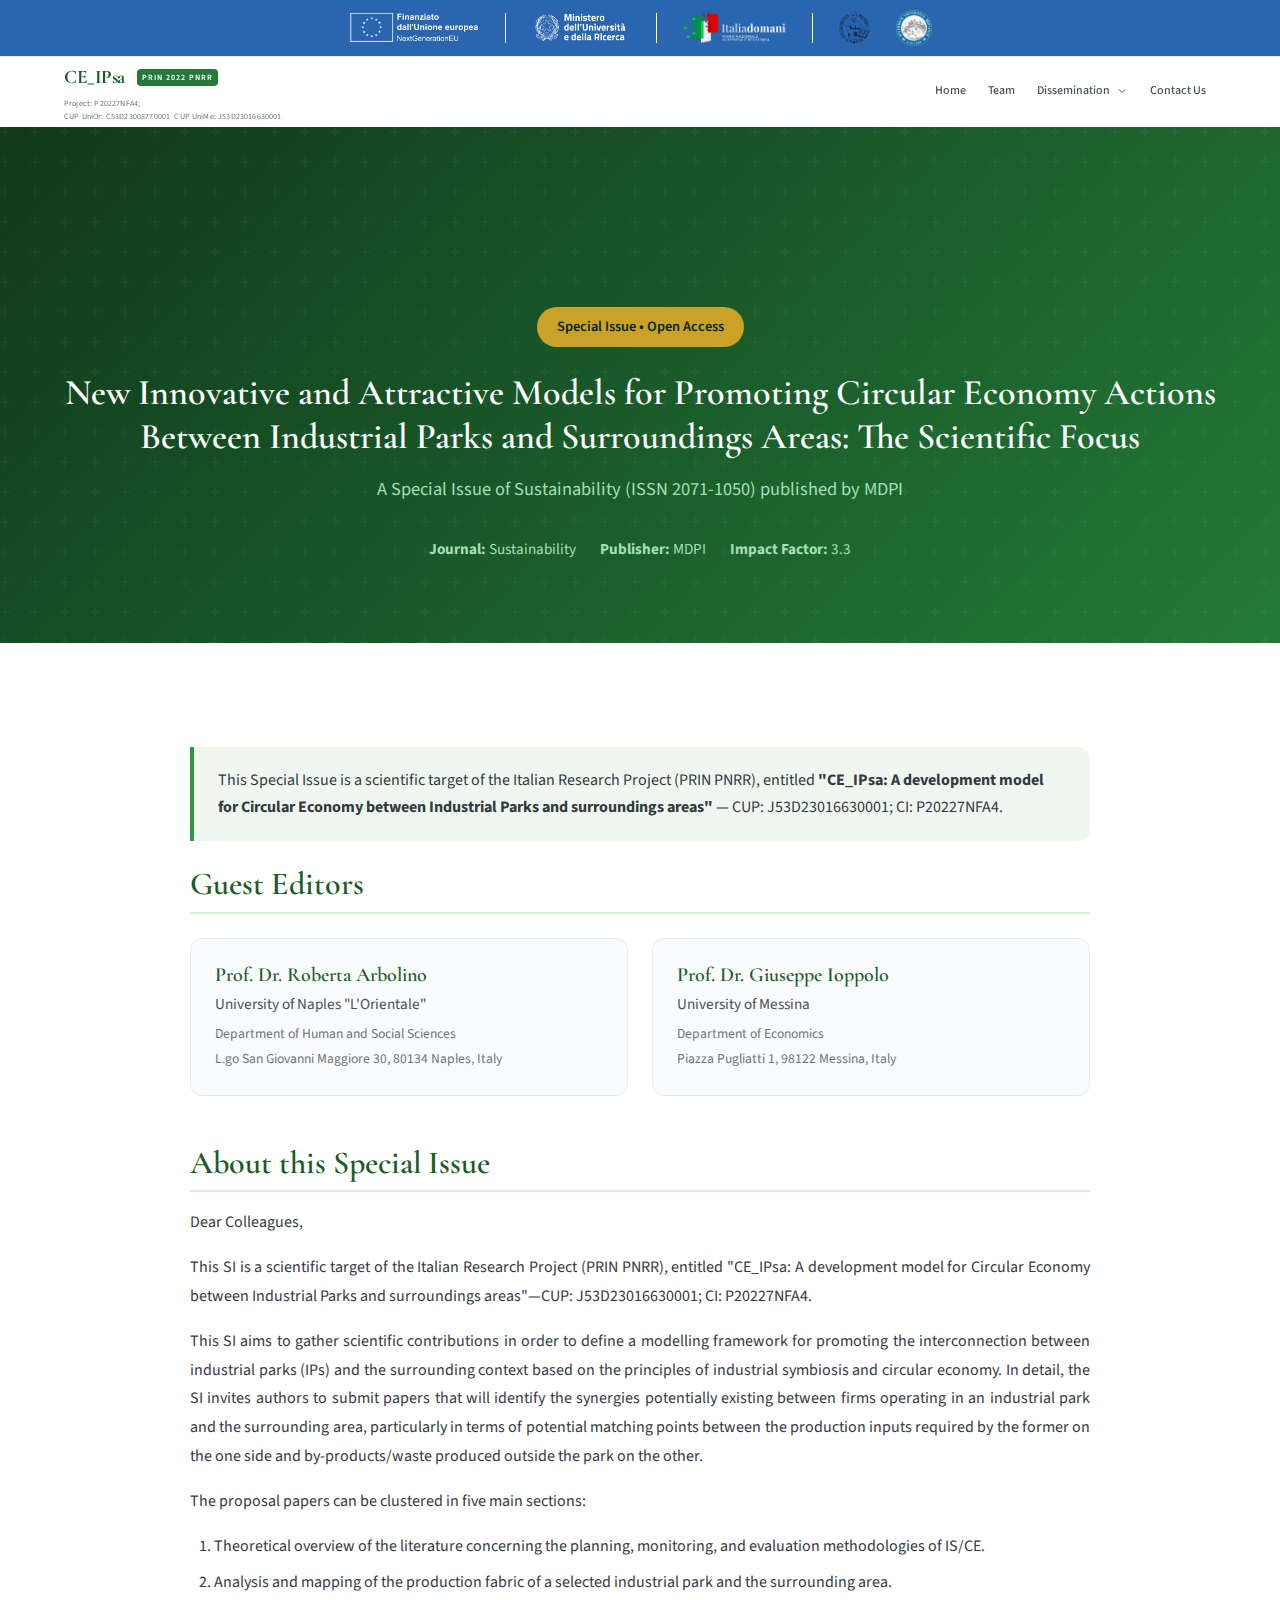
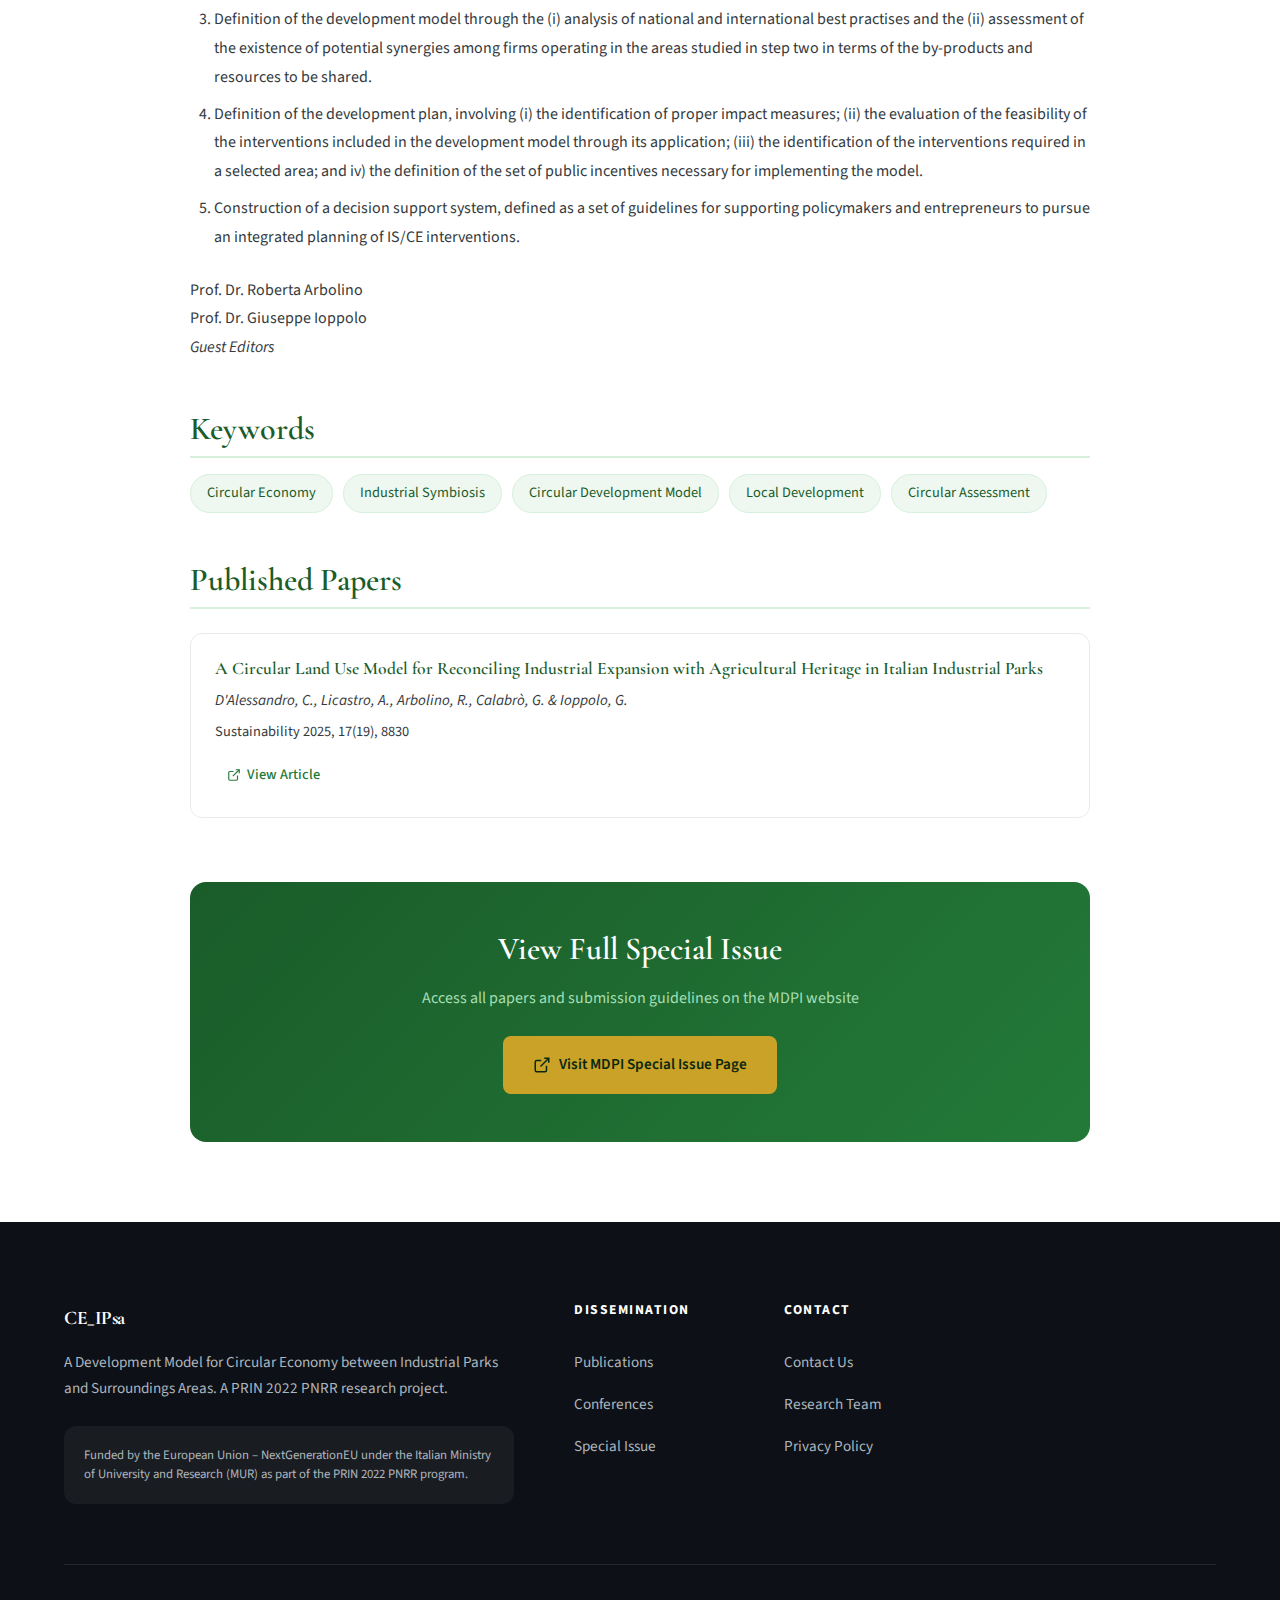
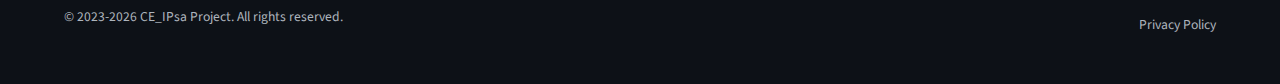
<file: special-issue.html>
<!DOCTYPE html>
<html lang="en">
<head>
    <meta charset="UTF-8">
    <meta name="viewport" content="width=device-width, initial-scale=1.0">
    <title>Special Issue | CE_IPsa Project</title>
    <meta name="description" content="Special Issue on Circular Economy Actions Between Industrial Parks and Surroundings Areas - Sustainability Journal, MDPI">

    <link rel="icon" type="image/svg+xml" href="data:image/svg+xml,%3Csvg xmlns='http://www.w3.org/2000/svg' viewBox='0 0 100 100'%3E%3Ccircle cx='50' cy='50' r='45' fill='%231a5c2a'/%3E%3Ctext x='50' y='62' font-family='Georgia' font-size='28' fill='white' text-anchor='middle' font-weight='bold'%3ECE%3C/text%3E%3C/svg%3E">

    <link rel="stylesheet" href="css/style.css">
    <style>
        .si-hero {
            background: linear-gradient(135deg, var(--primary-800) 0%, var(--primary-600) 100%);
            padding: 180px 0 80px;
            text-align: center;
            position: relative;
        }
        .si-hero::before {
            content: '';
            position: absolute;
            inset: 0;
            background: url("data:image/svg+xml,%3Csvg width='60' height='60' viewBox='0 0 60 60' xmlns='http://www.w3.org/2000/svg'%3E%3Cg fill='none' fill-rule='evenodd'%3E%3Cg fill='%23ffffff' fill-opacity='0.03'%3E%3Cpath d='M36 34v-4h-2v4h-4v2h4v4h2v-4h4v-2h-4zm0-30V0h-2v4h-4v2h4v4h2V6h4V4h-4zM6 34v-4H4v4H0v2h4v4h2v-4h4v-2H6zM6 4V0H4v4H0v2h4v4h2V6h4V4H6z'/%3E%3C/g%3E%3C/g%3E%3C/svg%3E");
        }
        .si-hero .container {
            position: relative;
            z-index: 1;
        }
        .si-hero h1 {
            color: white;
            margin-bottom: 16px;
            font-size: clamp(1.5rem, 3vw, 2.25rem);
        }
        .si-hero p {
            color: var(--primary-200);
            font-size: 1.15rem;
            max-width: 700px;
            margin: 0 auto;
        }
        .si-badge {
            display: inline-block;
            background: var(--accent-gold);
            color: var(--primary-900);
            padding: 8px 20px;
            border-radius: 50px;
            font-weight: 600;
            font-size: 0.9rem;
            margin-bottom: 24px;
        }
        .si-journal-info {
            display: flex;
            align-items: center;
            justify-content: center;
            gap: 24px;
            margin-top: 32px;
            flex-wrap: wrap;
        }
        .si-journal-info span {
            color: var(--primary-200);
            font-size: 0.95rem;
        }
        .si-content {
            max-width: 900px;
            margin: 0 auto;
        }
        .si-section {
            margin-bottom: 48px;
        }
        .si-section h3 {
            color: var(--primary-700);
            margin-bottom: 16px;
            padding-bottom: 8px;
            border-bottom: 2px solid var(--primary-100);
        }
        .si-section p {
            text-align: justify;
            color: var(--gray-700);
            line-height: 1.8;
            margin-bottom: 16px;
        }
        .si-keywords {
            display: flex;
            flex-wrap: wrap;
            gap: 10px;
            margin-top: 16px;
        }
        .si-keyword {
            background: var(--primary-50);
            color: var(--primary-700);
            padding: 6px 16px;
            border-radius: 20px;
            font-size: 0.9rem;
            border: 1px solid var(--primary-100);
        }
        .si-editors {
            display: grid;
            grid-template-columns: repeat(2, 1fr);
            gap: 24px;
            margin-top: 24px;
        }
        .si-editor-card {
            background: var(--gray-50);
            padding: 24px;
            border-radius: 12px;
            border: 1px solid var(--gray-200);
        }
        .si-editor-card h4 {
            color: var(--primary-700);
            margin-bottom: 4px;
        }
        .si-editor-card p {
            color: var(--gray-600);
            font-size: 0.95rem;
            margin: 0;
            text-align: left;
        }
        .si-editor-card .si-editor-affiliation {
            font-size: 0.85rem;
            color: var(--gray-500);
            margin-top: 4px;
        }
        .si-papers-list {
            margin-top: 24px;
        }
        .si-paper {
            background: white;
            border: 1px solid var(--gray-200);
            border-radius: 12px;
            padding: 24px;
            margin-bottom: 16px;
            transition: box-shadow 0.2s;
        }
        .si-paper:hover {
            box-shadow: 0 4px 20px rgba(0,0,0,0.08);
        }
        .si-paper h4 {
            color: var(--primary-700);
            margin-bottom: 8px;
            font-size: 1.1rem;
        }
        .si-paper-authors {
            color: var(--gray-600);
            font-size: 0.95rem;
            margin-bottom: 8px;
        }
        .si-paper-meta {
            color: var(--gray-500);
            font-size: 0.9rem;
            margin-bottom: 12px;
        }
        .si-paper .publication-link {
            display: inline-flex;
            align-items: center;
            gap: 6px;
            color: var(--primary-600);
            font-weight: 500;
            font-size: 0.9rem;
            text-decoration: none;
        }
        .si-paper .publication-link:hover {
            color: var(--primary-700);
            text-decoration: underline;
        }
        .si-cta {
            background: linear-gradient(135deg, var(--primary-700) 0%, var(--primary-600) 100%);
            padding: 48px;
            border-radius: 16px;
            text-align: center;
            margin-top: 48px;
        }
        .si-cta h3 {
            color: white;
            margin-bottom: 16px;
            border: none;
            padding: 0;
        }
        .si-cta p {
            color: var(--primary-200);
            margin-bottom: 24px;
            text-align: center;
        }
        .si-cta .btn {
            display: inline-flex;
            align-items: center;
            gap: 8px;
            background: var(--accent-gold);
            color: var(--primary-900);
            padding: 14px 28px;
            border-radius: 8px;
            font-weight: 600;
            text-decoration: none;
            transition: all 0.2s;
        }
        .si-cta .btn:hover {
            background: var(--accent-gold-light);
            transform: translateY(-2px);
        }
        .si-project-info {
            background: var(--primary-50);
            border-left: 4px solid var(--primary-500);
            padding: 20px 24px;
            border-radius: 0 12px 12px 0;
            margin: 24px 0;
        }
        .si-project-info p {
            margin: 0;
            text-align: left;
        }
        @media (max-width: 768px) {
            .si-editors {
                grid-template-columns: 1fr;
            }
        }
    </style>
</head>
<body>

<div class="top-logo-bar">
    <div class="top-logo-bar-container">
        <img src="images/logos/logo1.png" alt="Funded by EU">
        <span class="logo-divider"></span>
        <img src="images/logos/logo2.png" alt="MUR">
        <span class="logo-divider"></span>
        <img src="images/logos/logo3.png" alt="Italia Domani">
        <span class="logo-divider"></span>
        <img src="images/logos/logo5.png" alt="University of Naples L'Orientale">
        <img src="images/logos/logo4.png" alt="University of Messina">
    </div>
</div>

    <nav class="navbar" id="navbar">
        <div class="nav-container">
            <a href="index.html" class="logo">
                <div class="logo-main">
                    <span class="logo-text">CE_IPsa</span>
                    <span class="logo-badge">PRIN 2022 PNRR</span>
                </div>
                <div class="logo-codes">
                    <span class="code-item">Project: P20227NFA4;</span>
                    <span class="code-item">CUP UniOr: C53D23008770001</span>
                    <span class="code-divider">-</span>
                    <span class="code-item">CUP UniMe: J53D23016630001</span>
                </div>
            </a>

            <ul class="nav-links" id="navLinks">
                <li><a href="index.html">Home</a></li>
                <li><a href="team.html">Team</a></li>
                <li class="dropdown">
                    <a href="#" class="dropdown-toggle active">
                        Dissemination
                        <svg viewBox="0 0 24 24" fill="none" stroke="currentColor" stroke-width="2">
                            <polyline points="6 9 12 15 18 9"></polyline>
                        </svg>
                    </a>
                    <div class="dropdown-menu">
                        <a href="publications.html">Publications</a>
                        <a href="conferences.html">Conferences</a>
                        <a href="special-issue.html" class="active">Special Issue</a>
                    </div>
                </li>
                <li><a href="contacts.html">Contact Us</a></li>
            </ul>

            <button class="nav-close" id="navClose" aria-label="Close menu">&times;</button>

            <div class="hamburger" id="hamburger">
                <span></span>
                <span></span>
                <span></span>
            </div>
        </div>
    </nav>

    <!-- Hero Section -->
    <section class="si-hero">
        <div class="container">
            <span class="si-badge">Special Issue &#8226; Open Access</span>
            <h1>New Innovative and Attractive Models for Promoting Circular Economy Actions Between Industrial Parks and Surroundings Areas: The Scientific Focus</h1>
            <p>A Special Issue of Sustainability (ISSN 2071-1050) published by MDPI</p>
            <div class="si-journal-info">
                <span><strong>Journal:</strong> Sustainability</span>
                <span><strong>Publisher:</strong> MDPI</span>
                <span><strong>Impact Factor:</strong> 3.3</span>
            </div>
        </div>
    </section>

    <!-- Main Content -->
    <section class="section">
        <div class="container">
            <div class="si-content">

                <!-- Project Info -->
                <div class="si-project-info">
                    <p>This Special Issue is a scientific target of the Italian Research Project (PRIN PNRR), entitled <strong>"CE_IPsa: A development model for Circular Economy between Industrial Parks and surroundings areas"</strong> &mdash; CUP: J53D23016630001; CI: P20227NFA4.</p>
                </div>

                <!-- Guest Editors -->
                <div class="si-section">
                    <h3>Guest Editors</h3>
                    <div class="si-editors">
                        <div class="si-editor-card">
                            <h4>Prof. Dr. Roberta Arbolino</h4>
                            <p>University of Naples "L'Orientale"</p>
                            <p class="si-editor-affiliation">Department of Human and Social Sciences<br>L.go San Giovanni Maggiore 30, 80134 Naples, Italy</p>
                        </div>
                        <div class="si-editor-card">
                            <h4>Prof. Dr. Giuseppe Ioppolo</h4>
                            <p>University of Messina</p>
                            <p class="si-editor-affiliation">Department of Economics<br>Piazza Pugliatti 1, 98122 Messina, Italy</p>
                        </div>
                    </div>
                </div>

                <!-- About -->
                <div class="si-section">
                    <h3>About this Special Issue</h3>
                    <p>Dear Colleagues,</p>
                    <p>
                        This SI is a scientific target of the Italian Research Project (PRIN PNRR), entitled "CE_IPsa: A development model for Circular Economy between Industrial Parks and surroundings areas"&mdash;CUP: J53D23016630001; CI: P20227NFA4.
                    </p>
                    <p>
                        This SI aims to gather scientific contributions in order to define a modelling framework for promoting the interconnection between industrial parks (IPs) and the surrounding context based on the principles of industrial symbiosis and circular economy. In detail, the SI invites authors to submit papers that will identify the synergies potentially existing between firms operating in an industrial park and the surrounding area, particularly in terms of potential matching points between the production inputs required by the former on the one side and by-products/waste produced outside the park on the other.
                    </p>
                    <p>The proposal papers can be clustered in five main sections:</p>
                    <ol style="margin-left: 24px; margin-bottom: 16px; color: var(--gray-700); line-height: 1.8;">
                        <li style="margin-bottom: 8px; list-style-type: decimal;">Theoretical overview of the literature concerning the planning, monitoring, and evaluation methodologies of IS/CE.</li>
                        <li style="margin-bottom: 8px; list-style-type: decimal;">Analysis and mapping of the production fabric of a selected industrial park and the surrounding area.</li>
                        <li style="margin-bottom: 8px; list-style-type: decimal;">Definition of the development model through the (i) analysis of national and international best practises and the (ii) assessment of the existence of potential synergies among firms operating in the areas studied in step two in terms of the by-products and resources to be shared.</li>
                        <li style="margin-bottom: 8px; list-style-type: decimal;">Definition of the development plan, involving (i) the identification of proper impact measures; (ii) the evaluation of the feasibility of the interventions included in the development model through its application; (iii) the identification of the interventions required in a selected area; and iv) the definition of the set of public incentives necessary for implementing the model.</li>
                        <li style="margin-bottom: 8px; list-style-type: decimal;">Construction of a decision support system, defined as a set of guidelines for supporting policymakers and entrepreneurs to pursue an integrated planning of IS/CE interventions.</li>
                    </ol>
                    <p style="margin-top: 24px;">
                        Prof. Dr. Roberta Arbolino<br>
                        Prof. Dr. Giuseppe Ioppolo<br>
                        <em>Guest Editors</em>
                    </p>
                </div>

                <!-- Keywords -->
                <div class="si-section">
                    <h3>Keywords</h3>
                    <div class="si-keywords">
                        <span class="si-keyword">Circular Economy</span>
                        <span class="si-keyword">Industrial Symbiosis</span>
                        <span class="si-keyword">Circular Development Model</span>
                        <span class="si-keyword">Local Development</span>
                        <span class="si-keyword">Circular Assessment</span>
                    </div>
                </div>

                <!-- Published Papers -->
                <div class="si-section">
                    <h3>Published Papers</h3>
                    <div class="si-papers-list">
                        <div class="si-paper">
                            <h4>A Circular Land Use Model for Reconciling Industrial Expansion with Agricultural Heritage in Italian Industrial Parks</h4>
                            <p class="si-paper-authors">D'Alessandro, C., Licastro, A., Arbolino, R., Calabr&#242;, G. &amp; Ioppolo, G.</p>
                            <p class="si-paper-meta">Sustainability 2025, 17(19), 8830</p>
                            <a href="https://doi.org/10.3390/su17198830" target="_blank" class="publication-link">
                                <svg width="14" height="14" viewBox="0 0 24 24" fill="none" stroke="currentColor" stroke-width="2">
                                    <path d="M18 13v6a2 2 0 0 1-2 2H5a2 2 0 0 1-2-2V8a2 2 0 0 1 2-2h6"/>
                                    <polyline points="15 3 21 3 21 9"/>
                                    <line x1="10" y1="14" x2="21" y2="3"/>
                                </svg>
                                View Article
                            </a>
                        </div>
                    </div>
                </div>

                <!-- CTA -->
                <div class="si-cta">
                    <h3>View Full Special Issue</h3>
                    <p>Access all papers and submission guidelines on the MDPI website</p>
                    <a href="https://www.mdpi.com/journal/sustainability/special_issues/519Y2JR95P" target="_blank" class="btn">
                        <svg width="18" height="18" viewBox="0 0 24 24" fill="none" stroke="currentColor" stroke-width="2">
                            <path d="M18 13v6a2 2 0 0 1-2 2H5a2 2 0 0 1-2-2V8a2 2 0 0 1 2-2h6"/>
                            <polyline points="15 3 21 3 21 9"/>
                            <line x1="10" y1="14" x2="21" y2="3"/>
                        </svg>
                        Visit MDPI Special Issue Page
                    </a>
                </div>

            </div>
        </div>
    </section>

    <!-- Footer -->
    <footer class="footer">
        <div class="container">
            <div class="footer-grid">
                <div class="footer-brand">
                    <div class="logo-text">CE_IPsa</div>
                    <p>
                        A Development Model for Circular Economy between Industrial Parks and Surroundings Areas.
                        A PRIN 2022 PNRR research project.
                    </p>
                    <div class="footer-funding">
                        <div class="footer-funding-text">
                            Funded by the European Union &ndash; NextGenerationEU under the Italian Ministry of University and Research (MUR) as part of the PRIN 2022 PNRR program.
                        </div>
                    </div>
                </div>
                <div class="footer-col">
                    <h4 class="footer-title">Dissemination</h4>
                    <ul class="footer-links">
                        <li><a href="publications.html">Publications</a></li>
                        <li><a href="conferences.html">Conferences</a></li>
                        <li><a href="special-issue.html">Special Issue</a></li>
                    </ul>
                </div>
                <div class="footer-col">
                    <h4 class="footer-title">Contact</h4>
                    <ul class="footer-links">
                        <li><a href="contacts.html">Contact Us</a></li>
                        <li><a href="team.html">Research Team</a></li>
                        <li><a href="privacy.html">Privacy Policy</a></li>
                    </ul>
                </div>
            </div>
            <div class="footer-bottom">
                <p>&copy; 2023-2026 CE_IPsa Project. All rights reserved.</p>
                <div class="footer-legal">
                    <a href="privacy.html">Privacy Policy</a>
                </div>
            </div>
        </div>
    </footer>

    <script src="js/main.js"></script>
</body>
</html>
</file>
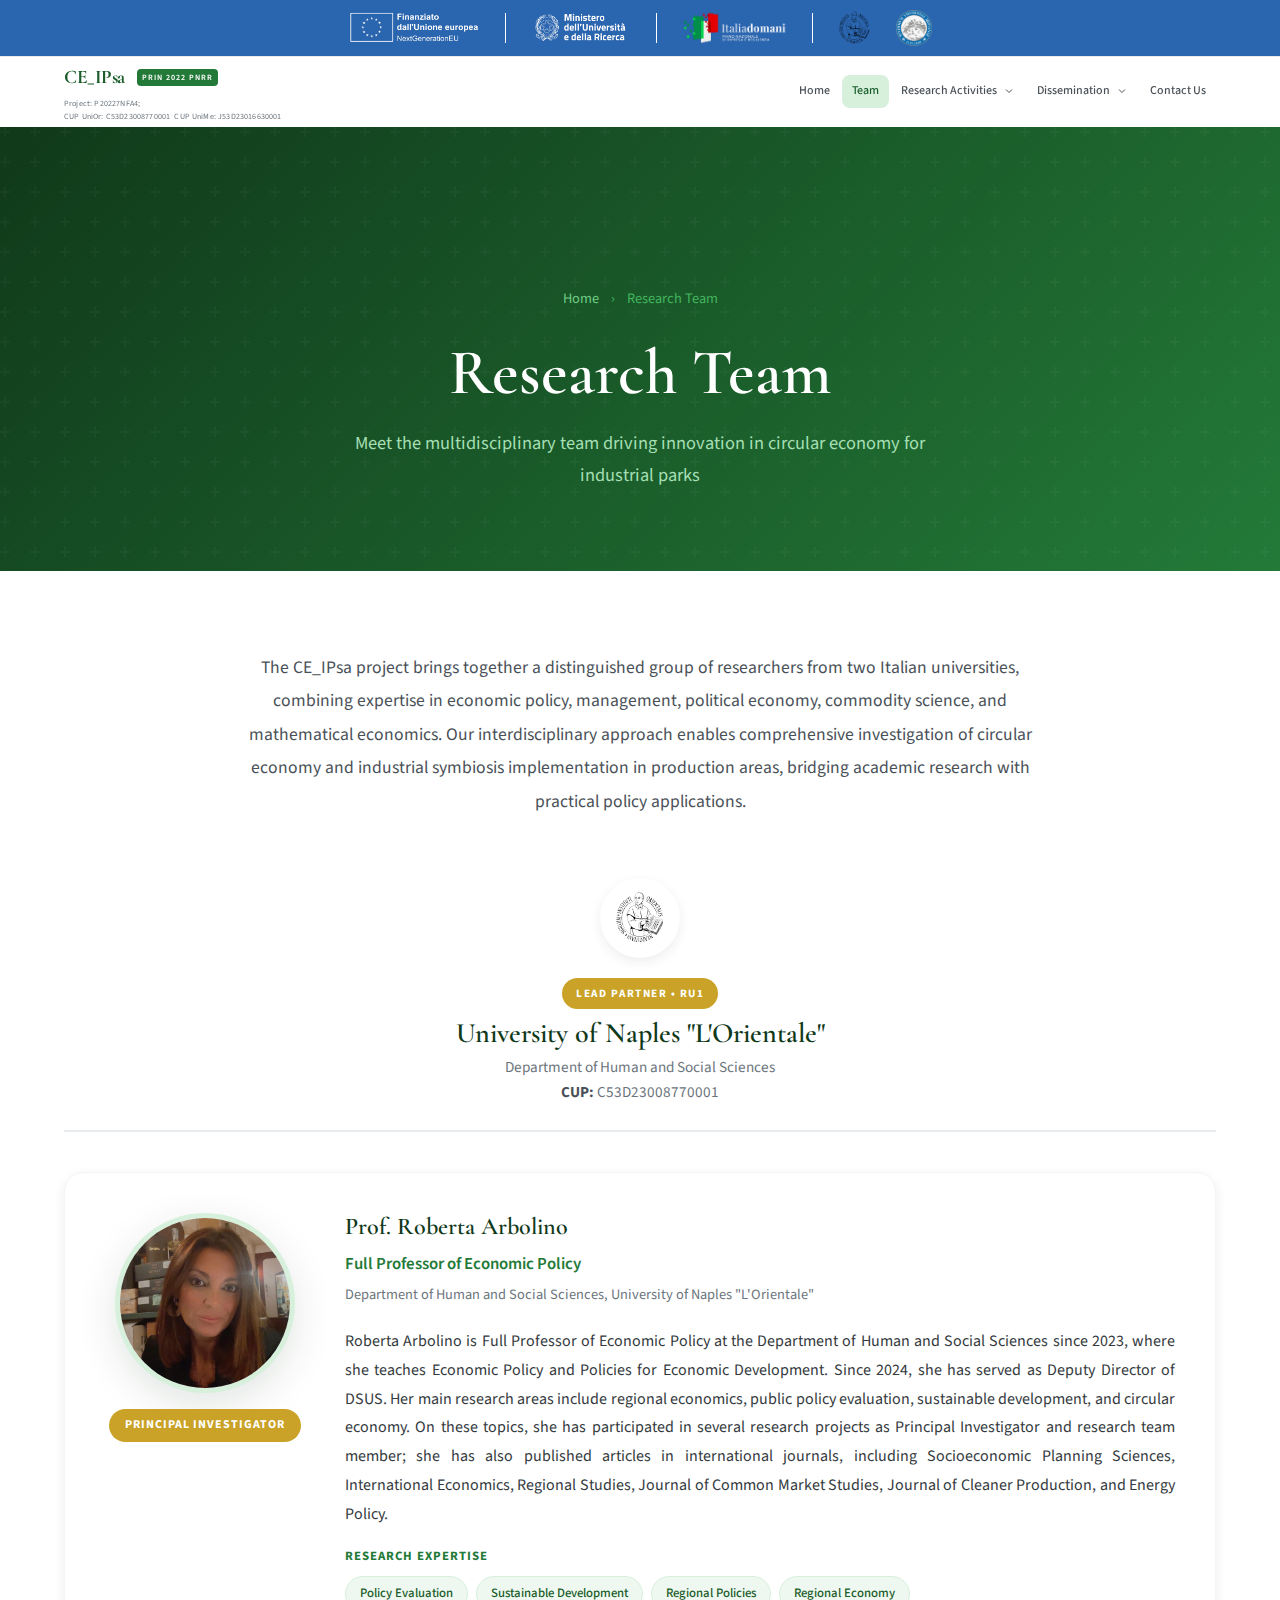
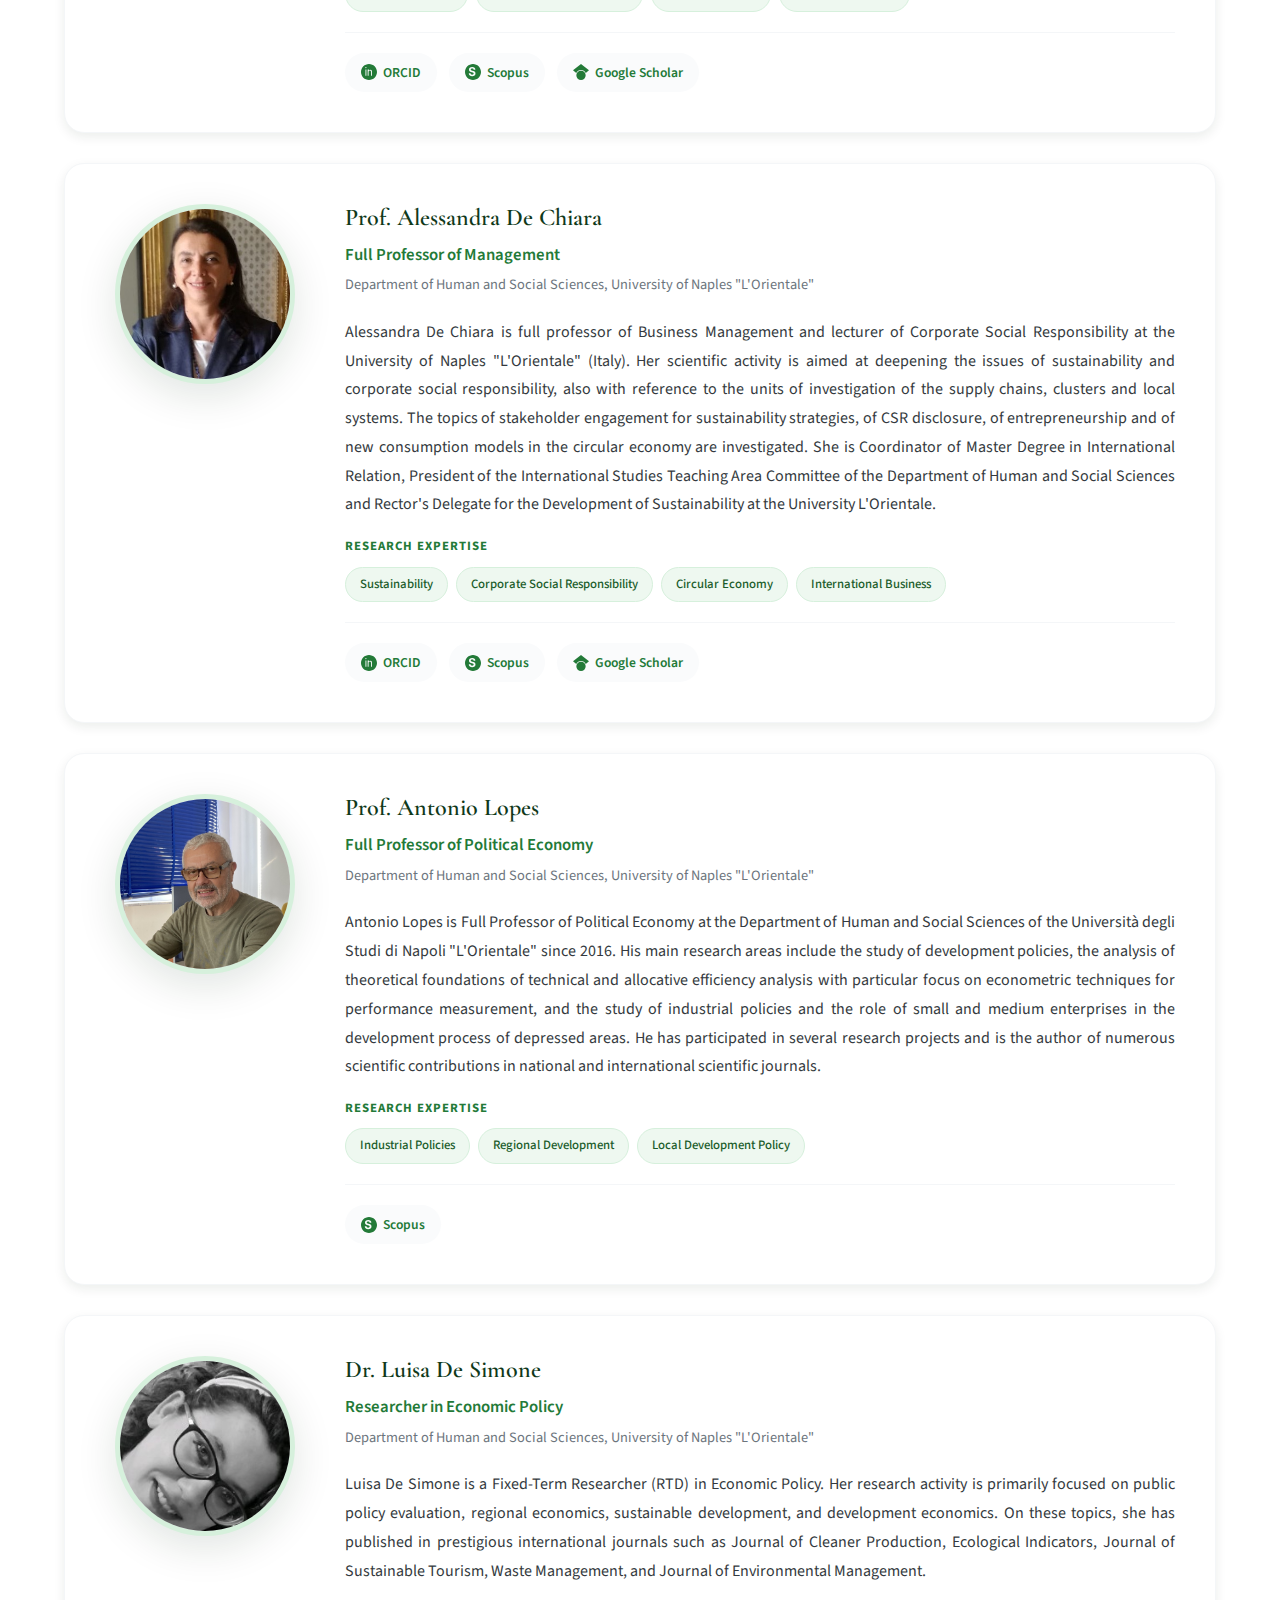
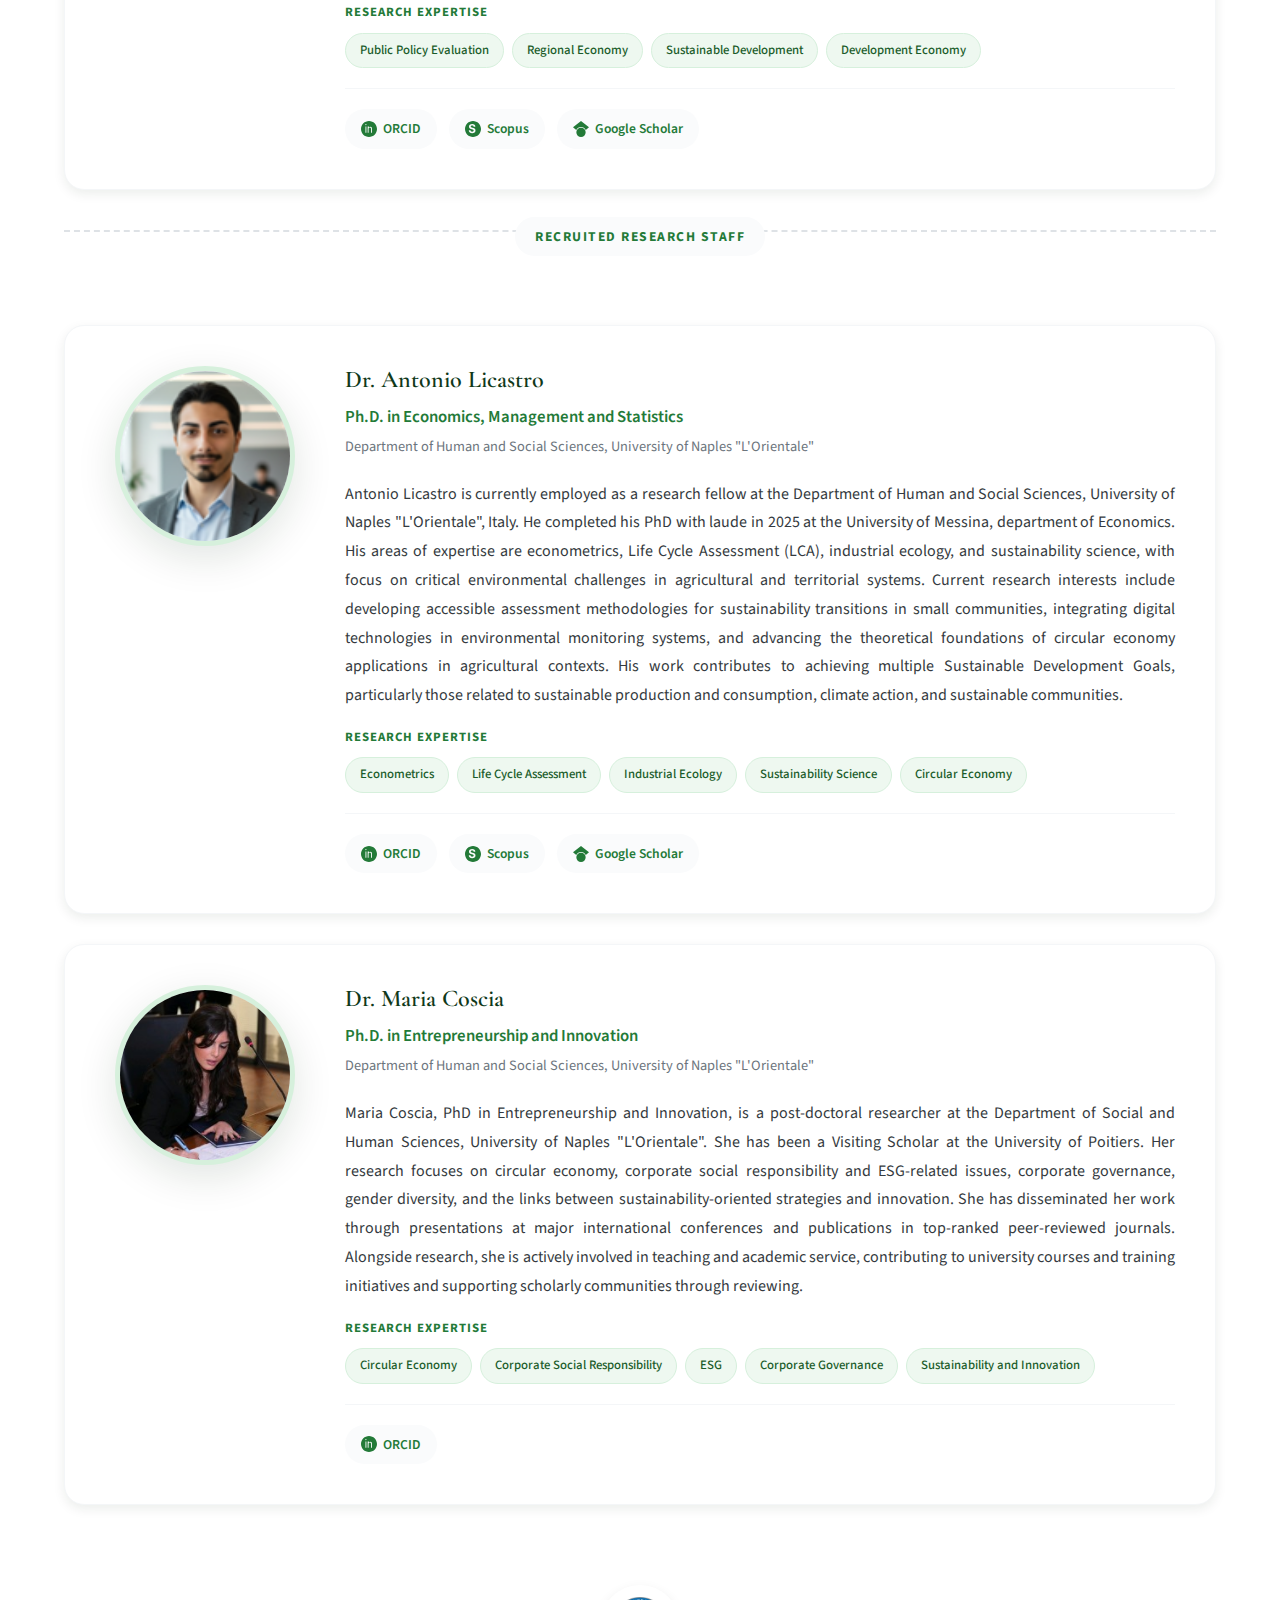
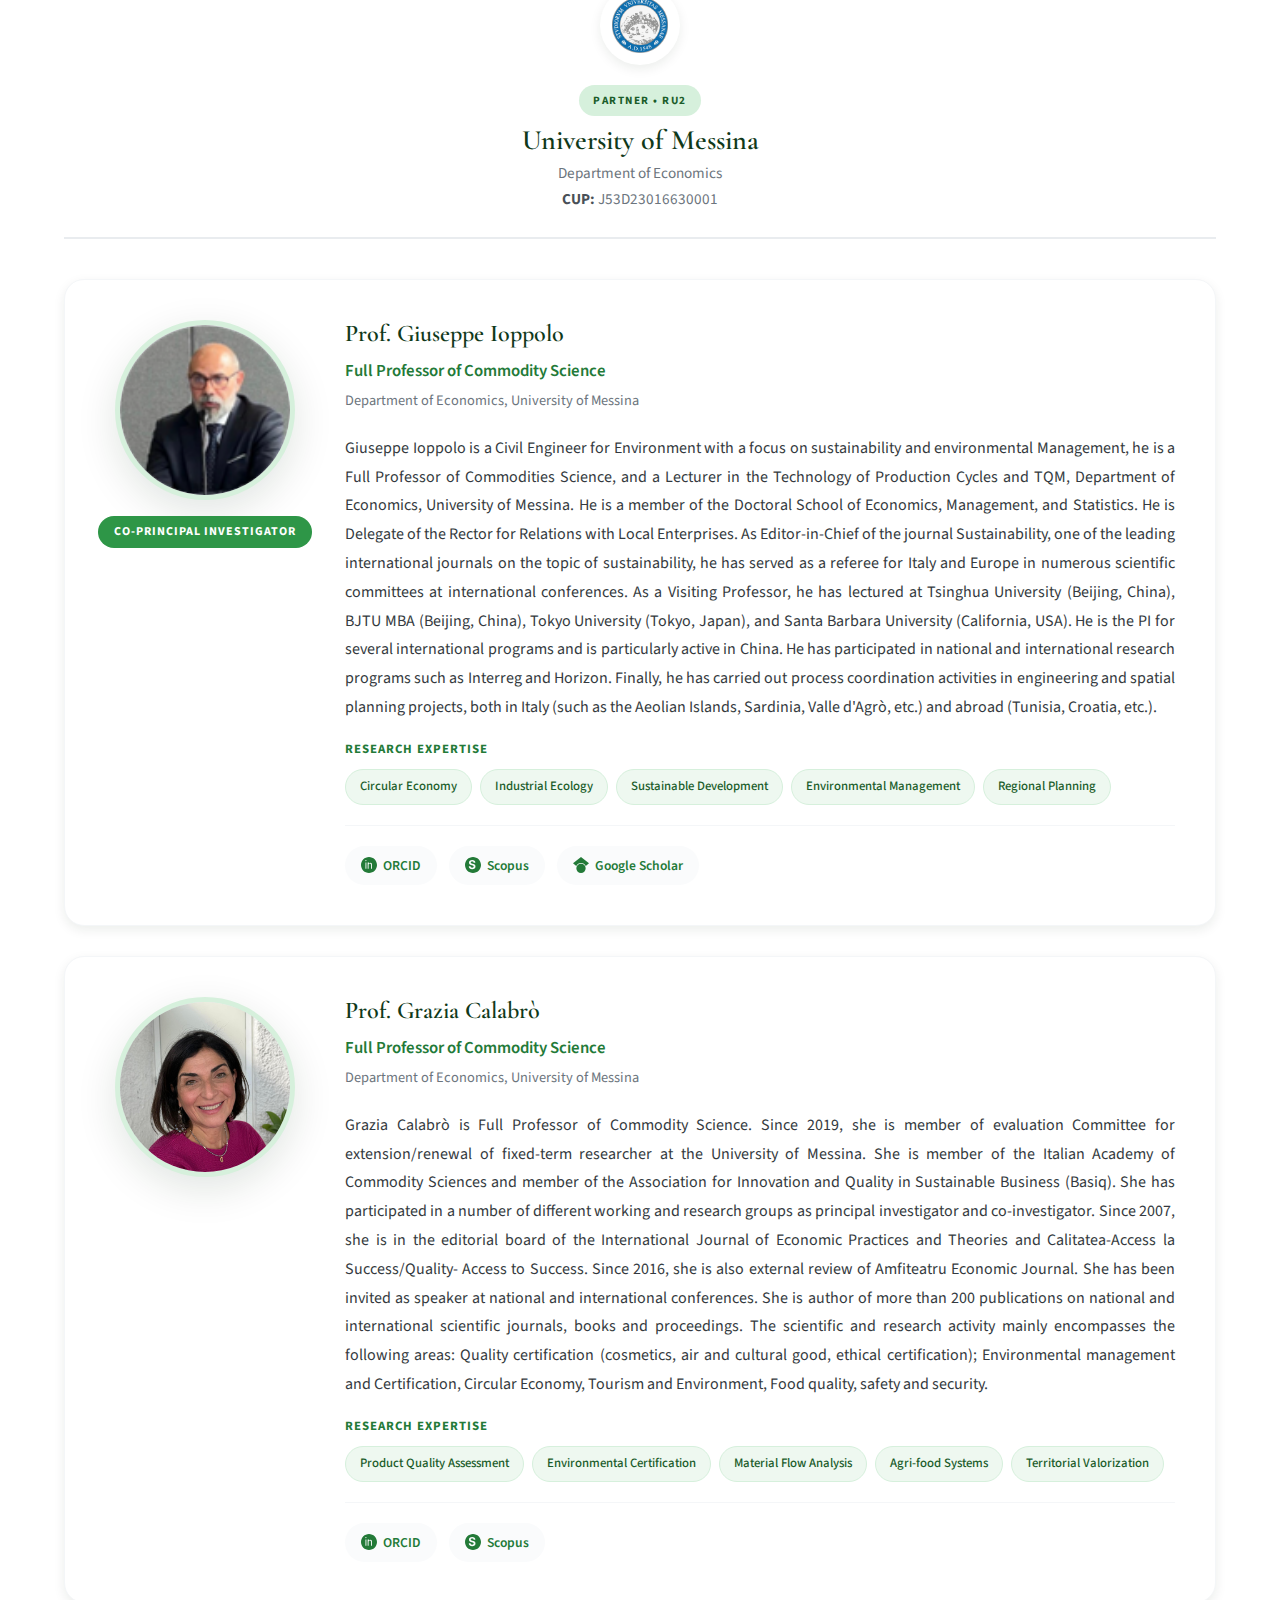
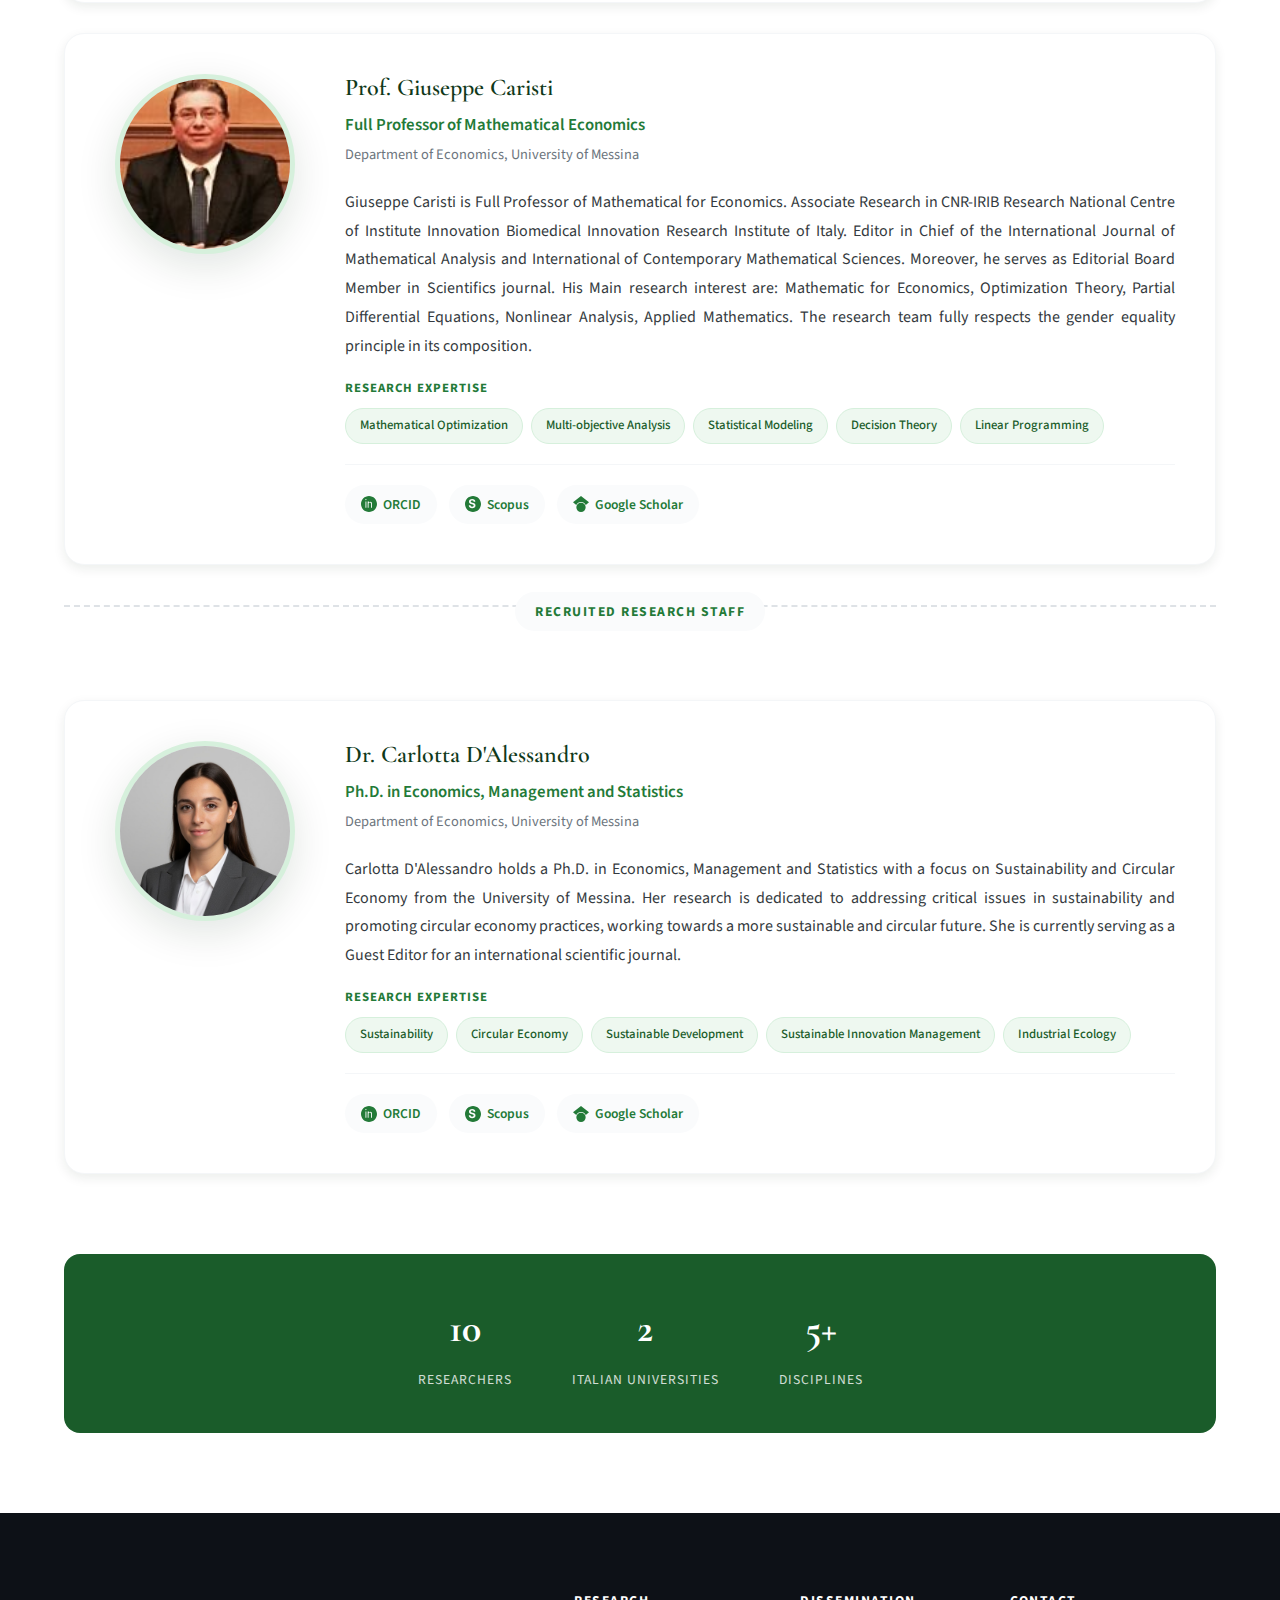
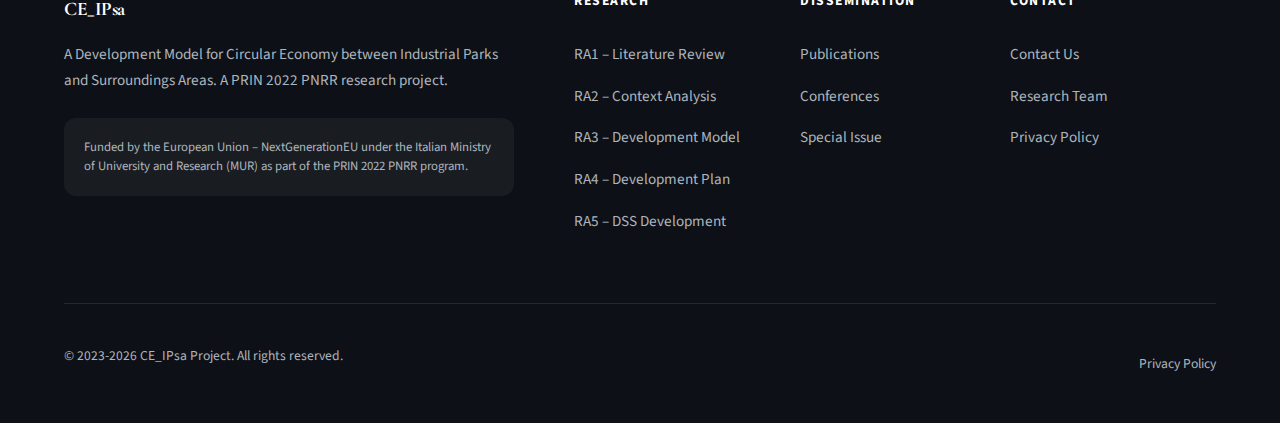
<file: team.html>
<!DOCTYPE html>
<html lang="en">
<head>
    <meta charset="UTF-8">
    <meta name="viewport" content="width=device-width, initial-scale=1.0">
    <title>Research Team | CE_IPsa Project</title>
    <meta name="description" content="Meet the CE_IPsa research team from University of Naples L'Orientale and University of Messina.">
    
    <link rel="icon" type="image/svg+xml" href="data:image/svg+xml,%3Csvg xmlns='http://www.w3.org/2000/svg' viewBox='0 0 100 100'%3E%3Ccircle cx='50' cy='50' r='45' fill='%231a5c2a'/%3E%3Ctext x='50' y='62' font-family='Georgia' font-size='28' fill='white' text-anchor='middle' font-weight='bold'%3ECE%3C/text%3E%3C/svg%3E">
    
    <link rel="stylesheet" href="css/style.css">
    
    <style>
        /* Team Page Specific Styles */
        .team-intro { max-width: 800px; margin: 0 auto 60px; text-align: center; }
        .team-intro p { font-size: 1.1rem; color: var(--gray-600); line-height: 1.9; }
        .research-unit { margin-bottom: 80px; }
        .research-unit:last-child { margin-bottom: 0; }
        .unit-header { display: flex; flex-direction: column; align-items: center; gap: 20px; margin-bottom: 40px; padding-bottom: 24px; border-bottom: 2px solid var(--gray-200); text-align: center; }
        .unit-logo { width: 80px; height: 80px; border-radius: 50%; background: var(--white); box-shadow: var(--shadow-md); display: flex; align-items: center; justify-content: center; flex-shrink: 0; padding: 12px; }
        .unit-logo img { max-width: 100%; max-height: 100%; object-fit: contain; }
        .unit-info { flex: 1; text-align: center; }
        .unit-badge { display: inline-block; font-size: 0.7rem; font-weight: 700; text-transform: uppercase; letter-spacing: 1.5px; padding: 6px 14px; border-radius: 50px; margin-bottom: 8px; }
        .unit-badge.lead { background: var(--accent-gold); color: var(--white); }
        .unit-badge.partner { background: var(--primary-100); color: var(--primary-700); }
        .unit-info h2 { font-size: 1.75rem; color: var(--primary-800); margin-bottom: 4px; }
        .unit-info h2::after { display: none; }
        .unit-info p { font-size: 0.95rem; color: var(--gray-500); margin: 0; }
        .unit-cup { font-size: 0.85rem; color: var(--gray-500); margin-top: 8px; }
        .unit-cup strong { color: var(--gray-600); }
        .team-member-full { display: grid; grid-template-columns: 200px 1fr; gap: 40px; background: var(--white); border-radius: 20px; padding: 40px; margin-bottom: 30px; box-shadow: var(--shadow-md); border: 1px solid var(--gray-100); transition: all var(--transition-medium); }
        .team-member-full:hover { box-shadow: var(--shadow-lg); transform: translateY(-4px); }
        .team-member-full:last-child { margin-bottom: 0; }
        .member-photo-container { display: flex; flex-direction: column; align-items: center; gap: 16px; }
        .member-photo-large { width: 180px; height: 180px; border-radius: 50%; object-fit: cover; border: 5px solid var(--primary-100); box-shadow: var(--shadow-lg); background: var(--gray-200); }
        .member-role-badge { display: inline-block; font-size: 0.75rem; font-weight: 700; text-transform: uppercase; letter-spacing: 1px; color: var(--white); background: var(--primary-600); padding: 6px 16px; border-radius: 50px; text-align: center; white-space: nowrap; }
        .member-role-badge.pi { background: var(--accent-gold); }
        .member-role-badge.copi { background: var(--primary-500); }
        .member-details { display: flex; flex-direction: column; }
        .member-details h3 { font-size: 1.5rem; color: var(--primary-800); margin-bottom: 8px; }
        .member-position { font-size: 1.05rem; color: var(--primary-600); font-weight: 600; margin-bottom: 4px; }
        .member-affiliation { font-size: 0.9rem; color: var(--gray-500); margin-bottom: 20px; }
        .member-bio { color: var(--gray-700); line-height: 1.8; margin-bottom: 20px; text-align: justify; }
        .member-expertise { margin-top: auto; }
        .member-expertise h4 { font-family: var(--font-body); font-size: 0.8rem; font-weight: 700; text-transform: uppercase; letter-spacing: 1px; color: var(--primary-600); margin-bottom: 12px; }
        .expertise-tags { display: flex; flex-wrap: wrap; gap: 8px; }
        .expertise-tag { font-size: 0.8rem; font-weight: 500; color: var(--primary-700); background: var(--primary-50); padding: 6px 14px; border-radius: 50px; border: 1px solid var(--primary-100); }
        .member-links { display: flex; gap: 12px; margin-top: 20px; padding-top: 20px; border-top: 1px solid var(--gray-100); }
        .member-link { display: inline-flex; align-items: center; gap: 6px; font-size: 0.85rem; font-weight: 600; color: var(--primary-600); padding: 8px 16px; background: var(--gray-50); border-radius: 50px; transition: all var(--transition-fast); }
        .member-link:hover { background: var(--primary-50); color: var(--primary-700); }
        .team-stats-bar { display: flex; justify-content: center; gap: 60px; padding: 40px; background: var(--primary-700); border-radius: 16px; margin-top: 60px; }
        .team-stat-item { text-align: center; color: var(--white); }
        .team-stat-number { font-family: var(--font-display); font-size: 2.5rem; font-weight: 700; display: block; margin-bottom: 4px; }
        .team-stat-label { font-size: 0.85rem; opacity: 0.8; text-transform: uppercase; letter-spacing: 1px; }
        .team-section-separator { width: 100%; margin: 40px 0 30px; padding-top: 30px; border-top: 2px dashed var(--gray-300); text-align: center; }
        .team-section-separator-title { display: inline-block; font-size: 0.85rem; font-weight: 700; text-transform: uppercase; letter-spacing: 1.5px; color: var(--primary-600); background: var(--gray-50); padding: 8px 20px; border-radius: 50px; position: relative; top: -45px; margin-bottom: -30px; }
        .team-member-full[id] { scroll-margin-top: 120px; }
        @media (max-width: 900px) {
            .team-member-full { grid-template-columns: 1fr; text-align: center; padding-left: 24px; padding-right: 24px; }
            .member-photo-container { align-items: center; }
            .member-details { align-items: center; }
            .member-bio { text-align: justify; }
            .expertise-tags { justify-content: center; }
            .member-links { justify-content: center; flex-wrap: wrap; }
        }
        @media (max-width: 768px) {
            .team-member-full { padding: 28px; }
            .member-photo-large { width: 140px; height: 140px; }
            .member-details h3 { font-size: 1.25rem; }
            .team-stats-bar { flex-wrap: wrap; gap: 30px; padding: 30px 20px; }
            .team-stat-number { font-size: 2rem; }
        }
    </style>
</head>
<body>

<div class="top-logo-bar">
    <div class="top-logo-bar-container">
        <img src="images/logos/logo1.png" alt="Funded by EU">
        <span class="logo-divider"></span>
        <img src="images/logos/logo2.png" alt="MUR">
        <span class="logo-divider"></span>
        <img src="images/logos/logo3.png" alt="Italia Domani">
        <span class="logo-divider"></span>
        <img src="images/logos/logo5.png" alt="University of Naples L'Orientale">
        <img src="images/logos/logo4.png" alt="University of Messina">
    </div>
</div>

    <nav class="navbar" id="navbar">
        <div class="nav-container">
            <a href="index.html" class="logo">
                <div class="logo-main">
                    <span class="logo-text">CE_IPsa</span>
                    <span class="logo-badge">PRIN 2022 PNRR</span>
                </div>
                <div class="logo-codes">
                    <span class="code-item">Project: P20227NFA4;</span>
                    <span class="code-item">CUP UniOr: C53D23008770001</span>
                    <span class="code-divider">-</span>
                    <span class="code-item">CUP UniMe: J53D23016630001</span>
                </div>
            </a>
            <ul class="nav-links" id="navLinks">
                <li><a href="index.html">Home</a></li>
                <li><a href="team.html" class="active">Team</a></li>
                <li class="dropdown">
                    <a href="#" class="dropdown-toggle">
                        Research Activities
                        <svg viewBox="0 0 24 24" fill="none" stroke="currentColor" stroke-width="2">
                            <polyline points="6 9 12 15 18 9"></polyline>
                        </svg>
                    </a>
                    <div class="dropdown-menu">
                        <a href="ra1.html">RA1 &ndash; Literature Review</a>
                        <a href="ra2.html">RA2 &ndash; Context Analysis</a>
                        <a href="ra3.html">RA3 &ndash; Development Model</a>
                        <a href="ra4.html">RA4 &ndash; Development Plan</a>
                        <a href="ra5.html">RA5 &ndash; DSS Development</a>
                    </div>
                </li>
                <li class="dropdown">
                    <a href="#" class="dropdown-toggle">
                        Dissemination
                        <svg viewBox="0 0 24 24" fill="none" stroke="currentColor" stroke-width="2">
                            <polyline points="6 9 12 15 18 9"></polyline>
                        </svg>
                    </a>
                    <div class="dropdown-menu">
                        <a href="publications.html">Publications</a>
                        <a href="conferences.html">Conferences</a>
                        <a href="special-issue.html">Special Issue</a>
                    </div>
                </li>
                <li><a href="contacts.html">Contact Us</a></li>
            </ul>
            <button class="nav-close" id="navClose" aria-label="Close menu">&times;</button>
            <div class="hamburger" id="hamburger"><span></span><span></span><span></span></div>
        </div>
    </nav>

<header class="page-header">
    <div class="container">
        <div class="breadcrumb"><a href="index.html">Home</a><span>&#8250;</span><span>Research Team</span></div>
        <h1>Research Team</h1>
        <p>Meet the multidisciplinary team driving innovation in circular economy for industrial parks</p>
    </div>
</header>

<main>
    <section class="section">
        <div class="container">
            <div class="team-intro">
                <p>The CE_IPsa project brings together a distinguished group of researchers from two Italian universities, combining expertise in economic policy, management, political economy, commodity science, and mathematical economics. Our interdisciplinary approach enables comprehensive investigation of circular economy and industrial symbiosis implementation in production areas, bridging academic research with practical policy applications.</p>
            </div>

<!-- Research Unit 1 - Napoli (Lead / PI) -->
<div class="research-unit" id="ru1">
    <div class="unit-header">
        <div class="unit-logo"><img src="images/logos/unior-logo.png" alt="University of Naples L'Orientale"></div>
        <div class="unit-info">
            <span class="unit-badge lead">Lead Partner &#8226; RU1</span>
            <h2>University of Naples "L'Orientale"</h2>
            <p>Department of Human and Social Sciences</p>
            <p class="unit-cup"><strong>CUP:</strong> C53D23008770001</p>
        </div>
    </div>

    <!-- Prof. Roberta Arbolino -->
    <article class="team-member-full" id="arbolino">
        <div class="member-photo-container">
            <img src="images/team/arbolino.jpg" alt="Prof. Roberta Arbolino" class="member-photo-large">
            <span class="member-role-badge pi">Principal Investigator</span>
        </div>
        <div class="member-details">
            <h3>Prof. Roberta Arbolino</h3>
            <p class="member-position">Full Professor of Economic Policy</p>
            <p class="member-affiliation">Department of Human and Social Sciences, University of Naples "L'Orientale"</p>
            <p class="member-bio">Roberta Arbolino is Full Professor of Economic Policy at the Department of Human and Social Sciences since 2023, where she teaches Economic Policy and Policies for Economic Development. Since 2024, she has served as Deputy Director of DSUS. Her main research areas include regional economics, public policy evaluation, sustainable development, and circular economy. On these topics, she has participated in several research projects as Principal Investigator and research team member; she has also published articles in international journals, including Socioeconomic Planning Sciences, International Economics, Regional Studies, Journal of Common Market Studies, Journal of Cleaner Production, and Energy Policy.</p>
            <div class="member-expertise">
                <h4>Research Expertise</h4>
                <div class="expertise-tags">
                    <span class="expertise-tag">Policy Evaluation</span>
                    <span class="expertise-tag">Sustainable Development</span>
                    <span class="expertise-tag">Regional Policies</span>
                    <span class="expertise-tag">Regional Economy</span>
                </div>
            </div>
            <div class="member-links">
                <a href="https://orcid.org/0000-0001-5455-5077" target="_blank" class="member-link"><svg width="16" height="16" viewBox="0 0 24 24" fill="currentColor"><path d="M12 0C5.372 0 0 5.372 0 12s5.372 12 12 12 12-5.372 12-12S18.628 0 12 0zM7.369 4.378c.525 0 .947.431.947.947s-.422.947-.947.947a.95.95 0 0 1-.947-.947c0-.525.422-.947.947-.947zm-.684 3.965h1.369v9.293H6.685V8.343zm3.857 0h1.369v1.369h.019c.281-.525.966-1.078 1.988-1.078 2.128 0 2.522 1.397 2.522 3.216v5.786h-1.369v-5.131c0-1.225-.019-2.803-1.706-2.803-1.706 0-1.969 1.331-1.969 2.709v5.225h-1.369V8.343h1.515z"/></svg> ORCID</a>
                <a href="https://www.scopus.com/authid/detail.uri?authorId=36462382700" target="_blank" class="member-link"><svg width="16" height="16" viewBox="0 0 24 24" fill="currentColor"><path d="M12 0C5.373 0 0 5.373 0 12s5.373 12 12 12 12-5.373 12-12S18.627 0 12 0zm-1.243 18.266c-3.349 0-5.066-1.878-5.066-4.442h2.592c0 1.313.801 2.181 2.474 2.181 1.424 0 2.263-.693 2.263-1.724 0-1.169-.976-1.537-2.591-1.906-2.379-.531-4.458-1.206-4.458-3.912 0-2.256 1.812-3.899 4.783-3.899 3.037 0 4.771 1.643 4.771 4.005h-2.592c0-1.031-.651-1.768-2.179-1.768-1.312 0-2.129.575-2.129 1.531 0 1.031.963 1.375 2.479 1.706 2.654.581 4.608 1.281 4.608 4.067 0 2.493-1.899 4.161-4.955 4.161z"/></svg> Scopus</a>
                <a href="https://scholar.google.com/citations?hl=it&user=FSHPCmYAAAAJ" target="_blank" class="member-link"><svg width="16" height="16" viewBox="0 0 24 24" fill="currentColor"><path d="M12 24a7 7 0 1 1 0-14 7 7 0 0 1 0 14zm0-24L0 9.5l4.838 3.94A8 8 0 0 1 12 9a8 8 0 0 1 7.162 4.44L24 9.5z"/></svg> Google Scholar</a>
            </div>
        </div>
    </article>

    <!-- Prof. Alessandra De Chiara -->
    <article class="team-member-full" id="dechiara">
        <div class="member-photo-container">
            <img src="images/team/dechiara.jpg" alt="Prof. Alessandra De Chiara" class="member-photo-large">
        </div>
        <div class="member-details">
            <h3>Prof. Alessandra De Chiara</h3>
            <p class="member-position">Full Professor of Management</p>
            <p class="member-affiliation">Department of Human and Social Sciences, University of Naples "L'Orientale"</p>
            <p class="member-bio">Alessandra De Chiara is full professor of Business Management and lecturer of Corporate Social Responsibility at the University of Naples "L'Orientale" (Italy). Her scientific activity is aimed at deepening the issues of sustainability and corporate social responsibility, also with reference to the units of investigation of the supply chains, clusters and local systems. The topics of stakeholder engagement for sustainability strategies, of CSR disclosure, of entrepreneurship and of new consumption models in the circular economy are investigated. She is Coordinator of Master Degree in International Relation, President of the International Studies Teaching Area Committee of the Department of Human and Social Sciences and Rector's Delegate for the Development of Sustainability at the University L'Orientale.</p>
            <div class="member-expertise">
                <h4>Research Expertise</h4>
                <div class="expertise-tags">
                    <span class="expertise-tag">Sustainability</span>
                    <span class="expertise-tag">Corporate Social Responsibility</span>
                    <span class="expertise-tag">Circular Economy</span>
                    <span class="expertise-tag">International Business</span>
                </div>
            </div>
            <div class="member-links">
                <a href="https://orcid.org/0000-0002-8254-4372" target="_blank" class="member-link"><svg width="16" height="16" viewBox="0 0 24 24" fill="currentColor"><path d="M12 0C5.372 0 0 5.372 0 12s5.372 12 12 12 12-5.372 12-12S18.628 0 12 0zM7.369 4.378c.525 0 .947.431.947.947s-.422.947-.947.947a.95.95 0 0 1-.947-.947c0-.525.422-.947.947-.947zm-.684 3.965h1.369v9.293H6.685V8.343zm3.857 0h1.369v1.369h.019c.281-.525.966-1.078 1.988-1.078 2.128 0 2.522 1.397 2.522 3.216v5.786h-1.369v-5.131c0-1.225-.019-2.803-1.706-2.803-1.706 0-1.969 1.331-1.969 2.709v5.225h-1.369V8.343h1.515z"/></svg> ORCID</a>
                <a href="https://www.scopus.com/authid/detail.uri?authorId=55121289600" target="_blank" class="member-link"><svg width="16" height="16" viewBox="0 0 24 24" fill="currentColor"><path d="M12 0C5.373 0 0 5.373 0 12s5.373 12 12 12 12-5.373 12-12S18.627 0 12 0zm-1.243 18.266c-3.349 0-5.066-1.878-5.066-4.442h2.592c0 1.313.801 2.181 2.474 2.181 1.424 0 2.263-.693 2.263-1.724 0-1.169-.976-1.537-2.591-1.906-2.379-.531-4.458-1.206-4.458-3.912 0-2.256 1.812-3.899 4.783-3.899 3.037 0 4.771 1.643 4.771 4.005h-2.592c0-1.031-.651-1.768-2.179-1.768-1.312 0-2.129.575-2.129 1.531 0 1.031.963 1.375 2.479 1.706 2.654.581 4.608 1.281 4.608 4.067 0 2.493-1.899 4.161-4.955 4.161z"/></svg> Scopus</a>
                <a href="https://scholar.google.com/citations?user=W8ZL5mkAAAAJ&hl=it" target="_blank" class="member-link"><svg width="16" height="16" viewBox="0 0 24 24" fill="currentColor"><path d="M12 24a7 7 0 1 1 0-14 7 7 0 0 1 0 14zm0-24L0 9.5l4.838 3.94A8 8 0 0 1 12 9a8 8 0 0 1 7.162 4.44L24 9.5z"/></svg> Google Scholar</a>
            </div>
        </div>
    </article>

    <!-- Prof. Antonio Lopes -->
    <article class="team-member-full" id="lopes">
        <div class="member-photo-container">
            <img src="images/team/lopes.jpg" alt="Prof. Antonio Lopes" class="member-photo-large">
        </div>
        <div class="member-details">
            <h3>Prof. Antonio Lopes</h3>
            <p class="member-position">Full Professor of Political Economy</p>
            <p class="member-affiliation">Department of Human and Social Sciences, University of Naples "L'Orientale"</p>
            <p class="member-bio">Antonio Lopes is Full Professor of Political Economy at the Department of Human and Social Sciences of the Universit&#224; degli Studi di Napoli "L'Orientale" since 2016. His main research areas include the study of development policies, the analysis of theoretical foundations of technical and allocative efficiency analysis with particular focus on econometric techniques for performance measurement, and the study of industrial policies and the role of small and medium enterprises in the development process of depressed areas. He has participated in several research projects and is the author of numerous scientific contributions in national and international scientific journals.</p>
            <div class="member-expertise">
                <h4>Research Expertise</h4>
                <div class="expertise-tags">
                    <span class="expertise-tag">Industrial Policies</span>
                    <span class="expertise-tag">Regional Development</span>
                    <span class="expertise-tag">Local Development Policy</span>
                </div>
            </div>
            <div class="member-links">
                <a href="https://www.scopus.com/authid/detail.uri?authorId=59322696000" target="_blank" class="member-link"><svg width="16" height="16" viewBox="0 0 24 24" fill="currentColor"><path d="M12 0C5.373 0 0 5.373 0 12s5.373 12 12 12 12-5.373 12-12S18.627 0 12 0zm-1.243 18.266c-3.349 0-5.066-1.878-5.066-4.442h2.592c0 1.313.801 2.181 2.474 2.181 1.424 0 2.263-.693 2.263-1.724 0-1.169-.976-1.537-2.591-1.906-2.379-.531-4.458-1.206-4.458-3.912 0-2.256 1.812-3.899 4.783-3.899 3.037 0 4.771 1.643 4.771 4.005h-2.592c0-1.031-.651-1.768-2.179-1.768-1.312 0-2.129.575-2.129 1.531 0 1.031.963 1.375 2.479 1.706 2.654.581 4.608 1.281 4.608 4.067 0 2.493-1.899 4.161-4.955 4.161z"/></svg> Scopus</a>
            </div>
        </div>
    </article>

    <!-- Dr. Luisa De Simone -->
    <article class="team-member-full" id="desimone">
        <div class="member-photo-container">
            <img src="images/team/desimone.jpg" alt="Dr. Luisa De Simone" class="member-photo-large">
        </div>
        <div class="member-details">
            <h3>Dr. Luisa De Simone</h3>
            <p class="member-position">Researcher in Economic Policy</p>
            <p class="member-affiliation">Department of Human and Social Sciences, University of Naples "L'Orientale"</p>
            <p class="member-bio">Luisa De Simone is a Fixed-Term Researcher (RTD) in Economic Policy. Her research activity is primarily focused on public policy evaluation, regional economics, sustainable development, and development economics. On these topics, she has published in prestigious international journals such as Journal of Cleaner Production, Ecological Indicators, Journal of Sustainable Tourism, Waste Management, and Journal of Environmental Management.</p>
            <div class="member-expertise">
                <h4>Research Expertise</h4>
                <div class="expertise-tags">
                    <span class="expertise-tag">Public Policy Evaluation</span>
                    <span class="expertise-tag">Regional Economy</span>
                    <span class="expertise-tag">Sustainable Development</span>
                    <span class="expertise-tag">Development Economy</span>
                </div>
            </div>
            <div class="member-links">
                <a href="https://orcid.org/0000-0002-1366-8777" target="_blank" class="member-link"><svg width="16" height="16" viewBox="0 0 24 24" fill="currentColor"><path d="M12 0C5.372 0 0 5.372 0 12s5.372 12 12 12 12-5.372 12-12S18.628 0 12 0zM7.369 4.378c.525 0 .947.431.947.947s-.422.947-.947.947a.95.95 0 0 1-.947-.947c0-.525.422-.947.947-.947zm-.684 3.965h1.369v9.293H6.685V8.343zm3.857 0h1.369v1.369h.019c.281-.525.966-1.078 1.988-1.078 2.128 0 2.522 1.397 2.522 3.216v5.786h-1.369v-5.131c0-1.225-.019-2.803-1.706-2.803-1.706 0-1.969 1.331-1.969 2.709v5.225h-1.369V8.343h1.515z"/></svg> ORCID</a>
                <a href="https://www.scopus.com/authid/detail.uri?authorId=57199841112" target="_blank" class="member-link"><svg width="16" height="16" viewBox="0 0 24 24" fill="currentColor"><path d="M12 0C5.373 0 0 5.373 0 12s5.373 12 12 12 12-5.373 12-12S18.627 0 12 0zm-1.243 18.266c-3.349 0-5.066-1.878-5.066-4.442h2.592c0 1.313.801 2.181 2.474 2.181 1.424 0 2.263-.693 2.263-1.724 0-1.169-.976-1.537-2.591-1.906-2.379-.531-4.458-1.206-4.458-3.912 0-2.256 1.812-3.899 4.783-3.899 3.037 0 4.771 1.643 4.771 4.005h-2.592c0-1.031-.651-1.768-2.179-1.768-1.312 0-2.129.575-2.129 1.531 0 1.031.963 1.375 2.479 1.706 2.654.581 4.608 1.281 4.608 4.067 0 2.493-1.899 4.161-4.955 4.161z"/></svg> Scopus</a>
                <a href="https://scholar.google.com/citations?hl=it&user=7P-Go5gAAAAJ" target="_blank" class="member-link"><svg width="16" height="16" viewBox="0 0 24 24" fill="currentColor"><path d="M12 24a7 7 0 1 1 0-14 7 7 0 0 1 0 14zm0-24L0 9.5l4.838 3.94A8 8 0 0 1 12 9a8 8 0 0 1 7.162 4.44L24 9.5z"/></svg> Google Scholar</a>
            </div>
        </div>
    </article>

    <!-- Separatore Recruited Research Staff -->
    <div class="team-section-separator">
        <span class="team-section-separator-title">Recruited Research Staff</span>
    </div>

    <!-- Dr. Antonio Licastro -->
    <article class="team-member-full" id="licastro">
        <div class="member-photo-container">
            <img src="images/team/licastro.jpg" alt="Dr. Antonio Licastro" class="member-photo-large">
        </div>
        <div class="member-details">
            <h3>Dr. Antonio Licastro</h3>
            <p class="member-position">Ph.D. in Economics, Management and Statistics</p>
            <p class="member-affiliation">Department of Human and Social Sciences, University of Naples "L'Orientale"</p>
            <p class="member-bio">Antonio Licastro is currently employed as a research fellow at the Department of Human and Social Sciences, University of Naples "L'Orientale", Italy. He completed his PhD with laude in 2025 at the University of Messina, department of Economics. His areas of expertise are econometrics, Life Cycle Assessment (LCA), industrial ecology, and sustainability science, with focus on critical environmental challenges in agricultural and territorial systems. Current research interests include developing accessible assessment methodologies for sustainability transitions in small communities, integrating digital technologies in environmental monitoring systems, and advancing the theoretical foundations of circular economy applications in agricultural contexts. His work contributes to achieving multiple Sustainable Development Goals, particularly those related to sustainable production and consumption, climate action, and sustainable communities.</p>
            <div class="member-expertise">
                <h4>Research Expertise</h4>
                <div class="expertise-tags">
                    <span class="expertise-tag">Econometrics</span>
                    <span class="expertise-tag">Life Cycle Assessment</span>
                    <span class="expertise-tag">Industrial Ecology</span>
                    <span class="expertise-tag">Sustainability Science</span>
                    <span class="expertise-tag">Circular Economy</span>
                </div>
            </div>
            <div class="member-links">
                <a href="https://orcid.org/0000-0002-4735-6237" target="_blank" class="member-link"><svg width="16" height="16" viewBox="0 0 24 24" fill="currentColor"><path d="M12 0C5.372 0 0 5.372 0 12s5.372 12 12 12 12-5.372 12-12S18.628 0 12 0zM7.369 4.378c.525 0 .947.431.947.947s-.422.947-.947.947a.95.95 0 0 1-.947-.947c0-.525.422-.947.947-.947zm-.684 3.965h1.369v9.293H6.685V8.343zm3.857 0h1.369v1.369h.019c.281-.525.966-1.078 1.988-1.078 2.128 0 2.522 1.397 2.522 3.216v5.786h-1.369v-5.131c0-1.225-.019-2.803-1.706-2.803-1.706 0-1.969 1.331-1.969 2.709v5.225h-1.369V8.343h1.515z"/></svg> ORCID</a>
                <a href="https://www.scopus.com/authid/detail.uri?authorId=57278726700" target="_blank" class="member-link"><svg width="16" height="16" viewBox="0 0 24 24" fill="currentColor"><path d="M12 0C5.373 0 0 5.373 0 12s5.373 12 12 12 12-5.373 12-12S18.627 0 12 0zm-1.243 18.266c-3.349 0-5.066-1.878-5.066-4.442h2.592c0 1.313.801 2.181 2.474 2.181 1.424 0 2.263-.693 2.263-1.724 0-1.169-.976-1.537-2.591-1.906-2.379-.531-4.458-1.206-4.458-3.912 0-2.256 1.812-3.899 4.783-3.899 3.037 0 4.771 1.643 4.771 4.005h-2.592c0-1.031-.651-1.768-2.179-1.768-1.312 0-2.129.575-2.129 1.531 0 1.031.963 1.375 2.479 1.706 2.654.581 4.608 1.281 4.608 4.067 0 2.493-1.899 4.161-4.955 4.161z"/></svg> Scopus</a>
                <a href="https://scholar.google.com/citations?hl=it&user=icXhf2EAAAAJ" target="_blank" class="member-link"><svg width="16" height="16" viewBox="0 0 24 24" fill="currentColor"><path d="M12 24a7 7 0 1 1 0-14 7 7 0 0 1 0 14zm0-24L0 9.5l4.838 3.94A8 8 0 0 1 12 9a8 8 0 0 1 7.162 4.44L24 9.5z"/></svg> Google Scholar</a>
            </div>
        </div>
    </article>

    <!-- Dr. Maria Coscia -->
    <article class="team-member-full" id="coscia">
        <div class="member-photo-container">
            <img src="images/team/coscia.jpg" alt="Dr. Maria Coscia" class="member-photo-large">
        </div>
        <div class="member-details">
            <h3>Dr. Maria Coscia</h3>
            <p class="member-position">Ph.D. in Entrepreneurship and Innovation</p>
            <p class="member-affiliation">Department of Human and Social Sciences, University of Naples "L'Orientale"</p>
            <p class="member-bio">Maria Coscia, PhD in Entrepreneurship and Innovation, is a post-doctoral researcher at the Department of Social and Human Sciences, University of Naples "L'Orientale". She has been a Visiting Scholar at the University of Poitiers. Her research focuses on circular economy, corporate social responsibility and ESG-related issues, corporate governance, gender diversity, and the links between sustainability-oriented strategies and innovation. She has disseminated her work through presentations at major international conferences and publications in top-ranked peer-reviewed journals. Alongside research, she is actively involved in teaching and academic service, contributing to university courses and training initiatives and supporting scholarly communities through reviewing.</p>
            <div class="member-expertise">
                <h4>Research Expertise</h4>
                <div class="expertise-tags">
                    <span class="expertise-tag">Circular Economy</span>
                    <span class="expertise-tag">Corporate Social Responsibility</span>
                    <span class="expertise-tag">ESG</span>
                    <span class="expertise-tag">Corporate Governance</span>
                    <span class="expertise-tag">Sustainability and Innovation</span>
                </div>
            </div>
            <div class="member-links">
                <a href="https://orcid.org/0000-0002-5264-3863" target="_blank" class="member-link"><svg width="16" height="16" viewBox="0 0 24 24" fill="currentColor"><path d="M12 0C5.372 0 0 5.372 0 12s5.372 12 12 12 12-5.372 12-12S18.628 0 12 0zM7.369 4.378c.525 0 .947.431.947.947s-.422.947-.947.947a.95.95 0 0 1-.947-.947c0-.525.422-.947.947-.947zm-.684 3.965h1.369v9.293H6.685V8.343zm3.857 0h1.369v1.369h.019c.281-.525.966-1.078 1.988-1.078 2.128 0 2.522 1.397 2.522 3.216v5.786h-1.369v-5.131c0-1.225-.019-2.803-1.706-2.803-1.706 0-1.969 1.331-1.969 2.709v5.225h-1.369V8.343h1.515z"/></svg> ORCID</a>
            </div>
        </div>
    </article>
</div>

<!-- Research Unit 2 - Messina (Partner / Co-PI) -->
<div class="research-unit" id="ru2">
    <div class="unit-header">
        <div class="unit-logo"><img src="images/logos/unime-logo.png" alt="University of Messina"></div>
        <div class="unit-info">
            <span class="unit-badge partner">Partner &#8226; RU2</span>
            <h2>University of Messina</h2>
            <p>Department of Economics</p>
            <p class="unit-cup"><strong>CUP:</strong> J53D23016630001</p>
        </div>
    </div>

    <!-- Prof. Giuseppe Ioppolo -->
    <article class="team-member-full" id="ioppolo">
        <div class="member-photo-container">
            <img src="images/team/ioppolo.jpg" alt="Prof. Giuseppe Ioppolo" class="member-photo-large">
            <span class="member-role-badge copi">Co-Principal Investigator</span>
        </div>
        <div class="member-details">
            <h3>Prof. Giuseppe Ioppolo</h3>
            <p class="member-position">Full Professor of Commodity Science</p>
            <p class="member-affiliation">Department of Economics, University of Messina</p>
            <p class="member-bio">Giuseppe Ioppolo is a Civil Engineer for Environment with a focus on sustainability and environmental Management, he is a Full Professor of Commodities Science, and a Lecturer in the Technology of Production Cycles and TQM, Department of Economics, University of Messina. He is a member of the Doctoral School of Economics, Management, and Statistics. He is Delegate of the Rector for Relations with Local Enterprises. As Editor-in-Chief of the journal Sustainability, one of the leading international journals on the topic of sustainability, he has served as a referee for Italy and Europe in numerous scientific committees at international conferences. As a Visiting Professor, he has lectured at Tsinghua University (Beijing, China), BJTU MBA (Beijing, China), Tokyo University (Tokyo, Japan), and Santa Barbara University (California, USA). He is the PI for several international programs and is particularly active in China. He has participated in national and international research programs such as Interreg and Horizon. Finally, he has carried out process coordination activities in engineering and spatial planning projects, both in Italy (such as the Aeolian Islands, Sardinia, Valle d'Agr&#242;, etc.) and abroad (Tunisia, Croatia, etc.).</p>
            <div class="member-expertise">
                <h4>Research Expertise</h4>
                <div class="expertise-tags">
                    <span class="expertise-tag">Circular Economy</span>
                    <span class="expertise-tag">Industrial Ecology</span>
                    <span class="expertise-tag">Sustainable Development</span>
                    <span class="expertise-tag">Environmental Management</span>
                    <span class="expertise-tag">Regional Planning</span>
                </div>
            </div>
            <div class="member-links">
                <a href="https://orcid.org/0000-0003-0262-8435" target="_blank" class="member-link"><svg width="16" height="16" viewBox="0 0 24 24" fill="currentColor"><path d="M12 0C5.372 0 0 5.372 0 12s5.372 12 12 12 12-5.372 12-12S18.628 0 12 0zM7.369 4.378c.525 0 .947.431.947.947s-.422.947-.947.947a.95.95 0 0 1-.947-.947c0-.525.422-.947.947-.947zm-.684 3.965h1.369v9.293H6.685V8.343zm3.857 0h1.369v1.369h.019c.281-.525.966-1.078 1.988-1.078 2.128 0 2.522 1.397 2.522 3.216v5.786h-1.369v-5.131c0-1.225-.019-2.803-1.706-2.803-1.706 0-1.969 1.331-1.969 2.709v5.225h-1.369V8.343h1.515z"/></svg> ORCID</a>
                <a href="https://www.scopus.com/authid/detail.uri?authorId=36097581800&source=sd-apx" target="_blank" class="member-link"><svg width="16" height="16" viewBox="0 0 24 24" fill="currentColor"><path d="M12 0C5.373 0 0 5.373 0 12s5.373 12 12 12 12-5.373 12-12S18.627 0 12 0zm-1.243 18.266c-3.349 0-5.066-1.878-5.066-4.442h2.592c0 1.313.801 2.181 2.474 2.181 1.424 0 2.263-.693 2.263-1.724 0-1.169-.976-1.537-2.591-1.906-2.379-.531-4.458-1.206-4.458-3.912 0-2.256 1.812-3.899 4.783-3.899 3.037 0 4.771 1.643 4.771 4.005h-2.592c0-1.031-.651-1.768-2.179-1.768-1.312 0-2.129.575-2.129 1.531 0 1.031.963 1.375 2.479 1.706 2.654.581 4.608 1.281 4.608 4.067 0 2.493-1.899 4.161-4.955 4.161z"/></svg> Scopus</a>
                <a href="https://scholar.google.com/citations?user=u0gVgvQAAAAJ&hl=en" target="_blank" class="member-link"><svg width="16" height="16" viewBox="0 0 24 24" fill="currentColor"><path d="M12 24a7 7 0 1 1 0-14 7 7 0 0 1 0 14zm0-24L0 9.5l4.838 3.94A8 8 0 0 1 12 9a8 8 0 0 1 7.162 4.44L24 9.5z"/></svg> Google Scholar</a>
            </div>
        </div>
    </article>

    <!-- Prof. Grazia Calabr&#242; -->
    <article class="team-member-full" id="calabro">
        <div class="member-photo-container">
            <img src="images/team/calabro.jpg" alt="Prof. Grazia Calabr&#242;" class="member-photo-large">
        </div>
        <div class="member-details">
            <h3>Prof. Grazia Calabr&#242;</h3>
            <p class="member-position">Full Professor of Commodity Science</p>
            <p class="member-affiliation">Department of Economics, University of Messina</p>
            <p class="member-bio">Grazia Calabr&#242; is Full Professor of Commodity Science. Since 2019, she is member of evaluation Committee for extension/renewal of fixed-term researcher at the University of Messina. She is member of the Italian Academy of Commodity Sciences and member of the Association for Innovation and Quality in Sustainable Business (Basiq). She has participated in a number of different working and research groups as principal investigator and co-investigator. Since 2007, she is in the editorial board of the International Journal of Economic Practices and Theories and Calitatea-Access la Success/Quality- Access to Success. Since 2016, she is also external review of Amfiteatru Economic Journal. She has been invited as speaker at national and international conferences. She is author of more than 200 publications on national and international scientific journals, books and proceedings. The scientific and research activity mainly encompasses the following areas: Quality certification (cosmetics, air and cultural good, ethical certification); Environmental management and Certification, Circular Economy, Tourism and Environment, Food quality, safety and security.</p>
            <div class="member-expertise">
                <h4>Research Expertise</h4>
                <div class="expertise-tags">
                    <span class="expertise-tag">Product Quality Assessment</span>
                    <span class="expertise-tag">Environmental Certification</span>
                    <span class="expertise-tag">Material Flow Analysis</span>
                    <span class="expertise-tag">Agri-food Systems</span>
                    <span class="expertise-tag">Territorial Valorization</span>
                </div>
            </div>
            <div class="member-links">
                <a href="https://orcid.org/0000-0001-6949-6700" target="_blank" class="member-link"><svg width="16" height="16" viewBox="0 0 24 24" fill="currentColor"><path d="M12 0C5.372 0 0 5.372 0 12s5.372 12 12 12 12-5.372 12-12S18.628 0 12 0zM7.369 4.378c.525 0 .947.431.947.947s-.422.947-.947.947a.95.95 0 0 1-.947-.947c0-.525.422-.947.947-.947zm-.684 3.965h1.369v9.293H6.685V8.343zm3.857 0h1.369v1.369h.019c.281-.525.966-1.078 1.988-1.078 2.128 0 2.522 1.397 2.522 3.216v5.786h-1.369v-5.131c0-1.225-.019-2.803-1.706-2.803-1.706 0-1.969 1.331-1.969 2.709v5.225h-1.369V8.343h1.515z"/></svg> ORCID</a>
                <a href="https://www.scopus.com/authid/detail.uri?authorId=55002949100" target="_blank" class="member-link"><svg width="16" height="16" viewBox="0 0 24 24" fill="currentColor"><path d="M12 0C5.373 0 0 5.373 0 12s5.373 12 12 12 12-5.373 12-12S18.627 0 12 0zm-1.243 18.266c-3.349 0-5.066-1.878-5.066-4.442h2.592c0 1.313.801 2.181 2.474 2.181 1.424 0 2.263-.693 2.263-1.724 0-1.169-.976-1.537-2.591-1.906-2.379-.531-4.458-1.206-4.458-3.912 0-2.256 1.812-3.899 4.783-3.899 3.037 0 4.771 1.643 4.771 4.005h-2.592c0-1.031-.651-1.768-2.179-1.768-1.312 0-2.129.575-2.129 1.531 0 1.031.963 1.375 2.479 1.706 2.654.581 4.608 1.281 4.608 4.067 0 2.493-1.899 4.161-4.955 4.161z"/></svg> Scopus</a>
            </div>
        </div>
    </article>

    <!-- Prof. Giuseppe Caristi -->
    <article class="team-member-full" id="caristi">
        <div class="member-photo-container">
            <img src="images/team/caristi.jpg" alt="Prof. Giuseppe Caristi" class="member-photo-large">
        </div>
        <div class="member-details">
            <h3>Prof. Giuseppe Caristi</h3>
            <p class="member-position">Full Professor of Mathematical Economics</p>
            <p class="member-affiliation">Department of Economics, University of Messina</p>
            <p class="member-bio">Giuseppe Caristi is Full Professor of Mathematical for Economics. Associate Research in CNR-IRIB Research National Centre of Institute Innovation Biomedical Innovation Research Institute of Italy. Editor in Chief of the International Journal of Mathematical Analysis and International of Contemporary Mathematical Sciences. Moreover, he serves as Editorial Board Member in Scientifics journal. His Main research interest are: Mathematic for Economics, Optimization Theory, Partial Differential Equations, Nonlinear Analysis, Applied Mathematics. The research team fully respects the gender equality principle in its composition.</p>
            <div class="member-expertise">
                <h4>Research Expertise</h4>
                <div class="expertise-tags">
                    <span class="expertise-tag">Mathematical Optimization</span>
                    <span class="expertise-tag">Multi-objective Analysis</span>
                    <span class="expertise-tag">Statistical Modeling</span>
                    <span class="expertise-tag">Decision Theory</span>
                    <span class="expertise-tag">Linear Programming</span>
                </div>
            </div>
            <div class="member-links">
                <a href="https://orcid.org/0000-0003-1953-5198" target="_blank" class="member-link"><svg width="16" height="16" viewBox="0 0 24 24" fill="currentColor"><path d="M12 0C5.372 0 0 5.372 0 12s5.372 12 12 12 12-5.372 12-12S18.628 0 12 0zM7.369 4.378c.525 0 .947.431.947.947s-.422.947-.947.947a.95.95 0 0 1-.947-.947c0-.525.422-.947.947-.947zm-.684 3.965h1.369v9.293H6.685V8.343zm3.857 0h1.369v1.369h.019c.281-.525.966-1.078 1.988-1.078 2.128 0 2.522 1.397 2.522 3.216v5.786h-1.369v-5.131c0-1.225-.019-2.803-1.706-2.803-1.706 0-1.969 1.331-1.969 2.709v5.225h-1.369V8.343h1.515z"/></svg> ORCID</a>
                <a href="https://www.scopus.com/authid/detail.uri?authorId=55899596800" target="_blank" class="member-link"><svg width="16" height="16" viewBox="0 0 24 24" fill="currentColor"><path d="M12 0C5.373 0 0 5.373 0 12s5.373 12 12 12 12-5.373 12-12S18.627 0 12 0zm-1.243 18.266c-3.349 0-5.066-1.878-5.066-4.442h2.592c0 1.313.801 2.181 2.474 2.181 1.424 0 2.263-.693 2.263-1.724 0-1.169-.976-1.537-2.591-1.906-2.379-.531-4.458-1.206-4.458-3.912 0-2.256 1.812-3.899 4.783-3.899 3.037 0 4.771 1.643 4.771 4.005h-2.592c0-1.031-.651-1.768-2.179-1.768-1.312 0-2.129.575-2.129 1.531 0 1.031.963 1.375 2.479 1.706 2.654.581 4.608 1.281 4.608 4.067 0 2.493-1.899 4.161-4.955 4.161z"/></svg> Scopus</a>
                <a href="https://scholar.google.com/citations?user=GkfXe7YAAAAJ&hl=it" target="_blank" class="member-link"><svg width="16" height="16" viewBox="0 0 24 24" fill="currentColor"><path d="M12 24a7 7 0 1 1 0-14 7 7 0 0 1 0 14zm0-24L0 9.5l4.838 3.94A8 8 0 0 1 12 9a8 8 0 0 1 7.162 4.44L24 9.5z"/></svg> Google Scholar</a>
            </div>
        </div>
    </article>

    <!-- Separatore Recruited Research Staff -->
    <div class="team-section-separator">
        <span class="team-section-separator-title">Recruited Research Staff</span>
    </div>

    <!-- Dr. Carlotta D'Alessandro -->
    <article class="team-member-full" id="dalessandro">
        <div class="member-photo-container">
            <img src="images/team/dalessandro.jpg" alt="Dr. Carlotta D'Alessandro" class="member-photo-large">
        </div>
        <div class="member-details">
            <h3>Dr. Carlotta D'Alessandro</h3>
            <p class="member-position">Ph.D. in Economics, Management and Statistics</p>
            <p class="member-affiliation">Department of Economics, University of Messina</p>
            <p class="member-bio">Carlotta D'Alessandro holds a Ph.D. in Economics, Management and Statistics with a focus on Sustainability and Circular Economy from the University of Messina. Her research is dedicated to addressing critical issues in sustainability and promoting circular economy practices, working towards a more sustainable and circular future. She is currently serving as a Guest Editor for an international scientific journal.</p>
            <div class="member-expertise">
                <h4>Research Expertise</h4>
                <div class="expertise-tags">
                    <span class="expertise-tag">Sustainability</span>
                    <span class="expertise-tag">Circular Economy</span>
                    <span class="expertise-tag">Sustainable Development</span>
                    <span class="expertise-tag">Sustainable Innovation Management</span>
                    <span class="expertise-tag">Industrial Ecology</span>
                </div>
            </div>
            <div class="member-links">
                <a href="https://orcid.org/0000-0002-7361-4201" target="_blank" class="member-link"><svg width="16" height="16" viewBox="0 0 24 24" fill="currentColor"><path d="M12 0C5.372 0 0 5.372 0 12s5.372 12 12 12 12-5.372 12-12S18.628 0 12 0zM7.369 4.378c.525 0 .947.431.947.947s-.422.947-.947.947a.95.95 0 0 1-.947-.947c0-.525.422-.947.947-.947zm-.684 3.965h1.369v9.293H6.685V8.343zm3.857 0h1.369v1.369h.019c.281-.525.966-1.078 1.988-1.078 2.128 0 2.522 1.397 2.522 3.216v5.786h-1.369v-5.131c0-1.225-.019-2.803-1.706-2.803-1.706 0-1.969 1.331-1.969 2.709v5.225h-1.369V8.343h1.515z"/></svg> ORCID</a>
                <a href="https://www.scopus.com/authid/detail.uri?authorId=58534571400" target="_blank" class="member-link"><svg width="16" height="16" viewBox="0 0 24 24" fill="currentColor"><path d="M12 0C5.373 0 0 5.373 0 12s5.373 12 12 12 12-5.373 12-12S18.627 0 12 0zm-1.243 18.266c-3.349 0-5.066-1.878-5.066-4.442h2.592c0 1.313.801 2.181 2.474 2.181 1.424 0 2.263-.693 2.263-1.724 0-1.169-.976-1.537-2.591-1.906-2.379-.531-4.458-1.206-4.458-3.912 0-2.256 1.812-3.899 4.783-3.899 3.037 0 4.771 1.643 4.771 4.005h-2.592c0-1.031-.651-1.768-2.179-1.768-1.312 0-2.129.575-2.129 1.531 0 1.031.963 1.375 2.479 1.706 2.654.581 4.608 1.281 4.608 4.067 0 2.493-1.899 4.161-4.955 4.161z"/></svg> Scopus</a>
                <a href="https://scholar.google.com/citations?user=6wedFFkAAAAJ&hl=it&oi=ao" target="_blank" class="member-link"><svg width="16" height="16" viewBox="0 0 24 24" fill="currentColor"><path d="M12 24a7 7 0 1 1 0-14 7 7 0 0 1 0 14zm0-24L0 9.5l4.838 3.94A8 8 0 0 1 12 9a8 8 0 0 1 7.162 4.44L24 9.5z"/></svg> Google Scholar</a>
            </div>
        </div>
    </article>
</div>

            <!-- Team Stats -->
            <div class="team-stats-bar">
                <div class="team-stat-item">
                    <span class="team-stat-number">10</span>
                    <span class="team-stat-label">Researchers</span>
                </div>
                <div class="team-stat-item">
                    <span class="team-stat-number">2</span>
                    <span class="team-stat-label">Italian Universities</span>
                </div>
                <div class="team-stat-item">
                    <span class="team-stat-number">5+</span>
                    <span class="team-stat-label">Disciplines</span>
                </div>
            </div>
        </div>
    </section>
</main>

<footer class="footer">
    <div class="container">
        <div class="footer-grid">
            <div class="footer-brand">
                <div class="logo-text">CE_IPsa</div>
                <p>A Development Model for Circular Economy between Industrial Parks and Surroundings Areas. A PRIN 2022 PNRR research project.</p>
                <div class="footer-funding"><div class="footer-funding-text">Funded by the European Union &#8211; NextGenerationEU under the Italian Ministry of University and Research (MUR) as part of the PRIN 2022 PNRR program.</div></div>
            </div>
            <div class="footer-col">
                <h4 class="footer-title">Research</h4>
                <ul class="footer-links">
                    <li><a href="ra1.html">RA1 &ndash; Literature Review</a></li>
                    <li><a href="ra2.html">RA2 &ndash; Context Analysis</a></li>
                    <li><a href="ra3.html">RA3 &ndash; Development Model</a></li>
                    <li><a href="ra4.html">RA4 &ndash; Development Plan</a></li>
                    <li><a href="ra5.html">RA5 &ndash; DSS Development</a></li>
                </ul>
            </div>
            <div class="footer-col">
                <h4 class="footer-title">Dissemination</h4>
                <ul class="footer-links">
                    <li><a href="publications.html">Publications</a></li>
                    <li><a href="conferences.html">Conferences</a></li>
                    <li><a href="special-issue.html">Special Issue</a></li>
                </ul>
            </div>
            <div class="footer-col">
                <h4 class="footer-title">Contact</h4>
                <ul class="footer-links">
                    <li><a href="contacts.html">Contact Us</a></li>
                    <li><a href="team.html">Research Team</a></li>
                    <li><a href="privacy.html">Privacy Policy</a></li>
                </ul>
            </div>
        </div>
        <div class="footer-bottom">
            <p>&#169; 2023-2026 CE_IPsa Project. All rights reserved.</p>
            <div class="footer-legal"><a href="privacy.html">Privacy Policy</a></div>
        </div>
    </div>
</footer>

<script src="js/main.js"></script>
</body>
</html>
</file>
<file: css/style.css>
/* =====================================================
   CE_IPsa - Circular Economy for Industrial Parks
   Elegant Institutional Design - White & Green Theme
   ===================================================== */

/* Google Fonts Import */
@import url('https://fonts.googleapis.com/css2?family=Cormorant+Garamond:ital,wght@0,400;0,500;0,600;0,700;1,400&family=Source+Sans+3:wght@300;400;500;600;700&display=swap');

:root {
    /* Primary Color Palette - Institutional Green */
    --primary-900: #0a2810;
    --primary-800: #10391a;
    --primary-700: #1a5c2a;
    --primary-600: #237a38;
    --primary-500: #2e9647;
    --primary-400: #43b55e;
    --primary-300: #6fcc84;
    --primary-200: #a5dfb3;
    --primary-100: #d6f0dc;
    --primary-50: #eef8f0;
    
    /* Accent - Warm Gold (for industrial heritage) */
    --accent-gold: #c9a227;
    --accent-gold-light: #e8d48a;
    --accent-gold-dark: #a68520;
    
    /* Neutrals */
    --white: #ffffff;
    --gray-50: #fafbfc;
    --gray-100: #f4f6f8;
    --gray-200: #e9ecef;
    --gray-300: #dee2e6;
    --gray-400: #adb5bd;
    --gray-500: #6c757d;
    --gray-600: #495057;
    --gray-700: #343a40;
    --gray-800: #212529;
    --gray-900: #0d1117;
    
    /* Typography */
    --font-display: 'Cormorant Garamond', Georgia, serif;
    --font-body: 'Source Sans 3', -apple-system, BlinkMacSystemFont, sans-serif;
    
    /* Spacing - Desktop: padding 12px*2 + img 40px + border 1px = 65px */
    --nav-height: 80px;
    --top-bar-height: 65px;
    --section-padding: 120px;
    --container-max: 1200px;
    
    /* Transitions */
    --transition-fast: 0.2s cubic-bezier(0.4, 0, 0.2, 1);
    --transition-medium: 0.4s cubic-bezier(0.4, 0, 0.2, 1);
    --transition-slow: 0.6s cubic-bezier(0.4, 0, 0.2, 1);
    
    /* Shadows */
    --shadow-sm: 0 1px 2px rgba(10, 40, 16, 0.04);
    --shadow-md: 0 4px 12px rgba(10, 40, 16, 0.08);
    --shadow-lg: 0 12px 40px rgba(10, 40, 16, 0.12);
    --shadow-xl: 0 24px 60px rgba(10, 40, 16, 0.16);
}

/* =====================================================
   Reset & Base Styles
   ===================================================== */
*, *::before, *::after {
    margin: 0;
    padding: 0;
    box-sizing: border-box;
}

html {
    scroll-behavior: smooth;
    font-size: 16px;
}

body {
    font-family: var(--font-body);
    color: var(--gray-700);
    line-height: 1.7;
    background-color: var(--white);
    overflow-x: hidden;
    -webkit-font-smoothing: antialiased;
    -moz-osx-font-smoothing: grayscale;
    padding-top: calc(var(--top-bar-height) + var(--nav-height));
}

::selection {
    background: var(--primary-200);
    color: var(--primary-900);
}

a {
    text-decoration: none;
    color: inherit;
    transition: color var(--transition-fast);
}

ul, ol {
    list-style: none;
}

img {
    max-width: 100%;
    height: auto;
    display: block;
}

.container {
    max-width: var(--container-max);
    margin: 0 auto;
    padding: 0 24px;
}

/* =====================================================
   Typography
   ===================================================== */
h1, h2, h3, h4, h5, h6 {
    font-family: var(--font-display);
    font-weight: 600;
    line-height: 1.2;
    color: var(--primary-800);
}

h1 { font-size: clamp(2.5rem, 5vw, 4rem); }
h2 { font-size: clamp(2rem, 4vw, 3rem); }
h3 { font-size: clamp(1.5rem, 3vw, 2rem); }
h4 { font-size: 1.25rem; }

p {
    margin-bottom: 1rem;
}

.lead {
    font-size: 1.25rem;
    font-weight: 300;
    color: var(--gray-600);
}

/* =====================================================
   Top Logo Bar
   ===================================================== */
.top-logo-bar {
    position: fixed;
    top: 0;
    left: 0;
    right: 0;
    z-index: 1001;
    background: #2a65af;
    padding: 12px 0;
    border-bottom: 1px solid var(--gray-200);
}

.top-logo-bar-container {
    max-width: var(--container-max);
    margin: 0 auto;
    padding: 0 24px;
    display: flex;
    justify-content: center;
    align-items: center;
    gap: 24px;
}

.top-logo-bar img {
    height: 40px;
    width: auto;
    object-fit: contain;
}

.logo-divider {
    width: 1px;
    height: 30px;
    background: white;
}

/* =====================================================
   Navigation
   ===================================================== */
.navbar {
    position: fixed;
    top: var(--top-bar-height);
    left: 0;
    right: 0;
    height: var(--nav-height);
    background: rgba(255, 255, 255, 0.95);
    backdrop-filter: blur(20px);
    -webkit-backdrop-filter: blur(20px);
    z-index: 1000;
    transition: all var(--transition-medium);
    border-bottom: 1px solid transparent;
}

.navbar.scrolled {
    background: rgba(255, 255, 255, 0.98);
    border-bottom-color: var(--gray-200);
    box-shadow: var(--shadow-sm);
}

.nav-container {
    display: flex;
    justify-content: space-between;
    align-items: center;
    height: 100%;
    max-width: var(--container-max);
    margin: 0 auto;
    padding: 0 24px;
}

.logo {
    display: flex;
    flex-direction: column;
    align-items: flex-start;
    gap: 4px;
}

.logo-main {
    display: flex;
    align-items: center;
    gap: 12px;
}

.logo-text {
    font-family: var(--font-display);
    font-size: 1.5rem;
    font-weight: 700;
    color: var(--primary-700);
    letter-spacing: -0.5px;
}

.logo-badge {
    font-size: 0.65rem;
    font-weight: 600;
    text-transform: uppercase;
    letter-spacing: 1px;
    color: var(--white);
    background: var(--primary-600);
    padding: 4px 8px;
    border-radius: 4px;
}

/* Logo Codes Section */
.logo-codes {
    display: flex;
    align-items: center;
    gap: 8px;
    font-size: 0.65rem;
    color: var(--gray-500);
    letter-spacing: 0.02em;
    flex-wrap: wrap;
}

.logo-codes .code-item {
    white-space: nowrap;
}

.logo-codes .code-divider {
    color: var(--gray-300);
    font-weight: 300;
}

.nav-links {
    display: flex;
    align-items: center;
    gap: 8px;
}

.nav-links li {
    display: flex;
    align-items: center;
}

.nav-links a {
    font-size: 0.9rem;
    font-weight: 500;
    color: var(--gray-600);
    padding: 10px 18px;
    border-radius: 8px;
    transition: all var(--transition-fast);
    position: relative;
    white-space: nowrap;
}

.nav-links a:hover {
    color: var(--primary-700);
    background: var(--primary-50);
}

.nav-links a.active {
    color: var(--primary-700);
    background: var(--primary-100);
}

/* Dropdown */
.dropdown {
    position: relative;
}

.dropdown-toggle {
    display: flex;
    align-items: center;
    gap: 6px;
}

.dropdown-toggle svg {
    width: 12px;
    height: 12px;
    flex-shrink: 0;
    transition: transform var(--transition-fast);
}

.dropdown:hover .dropdown-toggle svg {
    transform: rotate(180deg);
}

.dropdown-menu {
    position: absolute;
    top: 100%;
    left: 50%;
    transform: translateX(-50%) translateY(10px);
    min-width: 200px;
    background: var(--white);
    border-radius: 12px;
    box-shadow: var(--shadow-lg);
    padding: 8px;
    opacity: 0;
    visibility: hidden;
    transition: all var(--transition-fast);
    border: 1px solid var(--gray-100);
}

.dropdown:hover .dropdown-menu {
    opacity: 1;
    visibility: visible;
    transform: translateX(-50%) translateY(0);
}

.dropdown-menu a {
    display: block;
    padding: 12px 16px;
    border-radius: 8px;
    font-size: 0.9rem;
}

.dropdown-menu a:hover {
    background: var(--primary-50);
    color: var(--primary-700);
}

/* Mobile Menu */
.hamburger {
    display: none;
    flex-direction: column;
    gap: 5px;
    cursor: pointer;
    padding: 8px;
    border-radius: 8px;
    transition: background var(--transition-fast);
}

.hamburger:hover {
    background: var(--gray-100);
}

.hamburger span {
    display: block;
    width: 24px;
    height: 2px;
    background: var(--primary-700);
    border-radius: 2px;
    transition: all var(--transition-fast);
}

.hamburger.active span:nth-child(1) {
    transform: rotate(45deg) translate(5px, 5px);
}

.hamburger.active span:nth-child(2) {
    opacity: 0;
}

.hamburger.active span:nth-child(3) {
    transform: rotate(-45deg) translate(5px, -5px);
}

/* Nav Close Button */
.nav-close {
    display: none;
}

/* =====================================================
   Hero Section
   ===================================================== */
.hero {
    min-height: calc(100vh - var(--top-bar-height) - var(--nav-height));
    display: flex;
    align-items: center;
    justify-content: center;
    position: relative;
    overflow: hidden;
    background: linear-gradient(135deg, var(--primary-800) 0%, var(--primary-600) 100%);
}

.hero::before {
    content: '';
    position: absolute;
    inset: 0;
    background: url("data:image/svg+xml,%3Csvg width='60' height='60' viewBox='0 0 60 60' xmlns='http://www.w3.org/2000/svg'%3E%3Cg fill='none' fill-rule='evenodd'%3E%3Cg fill='%23ffffff' fill-opacity='0.03'%3E%3Cpath d='M36 34v-4h-2v4h-4v2h4v4h2v-4h4v-2h-4zm0-30V0h-2v4h-4v2h4v4h2V6h4V4h-4zM6 34v-4H4v4H0v2h4v4h2v-4h4v-2H6zM6 4V0H4v4H0v2h4v4h2V6h4V4H6z'/%3E%3C/g%3E%3C/g%3E%3C/svg%3E");
    opacity: 0.5;
}

.hero-background {
    position: absolute;
    inset: 0;
    z-index: 0;
}

.hero-slide {
    position: absolute;
    inset: 0;
    opacity: 0;
    transition: opacity 1.5s ease-in-out;
    background-size: cover;
    background-position: center;
}

.hero-slide.active {
    opacity: 1;
}

.hero-slide::after {
    content: '';
    position: absolute;
    inset: 0;
    background: linear-gradient(135deg, rgba(10, 40, 16, 0.85) 0%, rgba(30, 74, 124, 0.75) 100%);
}

.hero-content {
    position: relative;
    z-index: 3;
    text-align: center;
    max-width: 900px;
    padding: 0 24px;
    animation: fadeInUp 1s ease-out;
}

@keyframes fadeInUp {
    from {
        opacity: 0;
        transform: translateY(30px);
    }
    to {
        opacity: 1;
        transform: translateY(0);
    }
}

.hero-badge {
    display: inline-flex;
    align-items: center;
    gap: 8px;
    font-size: 0.8rem;
    font-weight: 600;
    text-transform: uppercase;
    letter-spacing: 2px;
    color: var(--accent-gold-light);
    margin-bottom: 24px;
    padding: 8px 20px;
    background: rgba(201, 162, 39, 0.15);
    border: 1px solid rgba(201, 162, 39, 0.3);
    border-radius: 50px;
}

.hero h1 {
    color: var(--white);
    font-weight: 700;
    margin-bottom: 20px;
    text-shadow: 0 2px 40px rgba(0, 0, 0, 0.3);
}

.hero-subtitle {
    font-family: var(--font-display);
    font-size: clamp(1.1rem, 2vw, 1.4rem);
    font-weight: 400;
    font-style: italic;
    color: var(--primary-200);
    margin-bottom: 16px;
}

.hero-description {
    font-size: 1.1rem;
    font-weight: 300;
    color: rgba(255, 255, 255, 0.8);
    max-width: 600px;
    margin: 0 auto 40px;
    line-height: 1.8;
    text-align: center;
}

.hero-buttons {
    display: flex;
    gap: 16px;
    justify-content: center;
    flex-wrap: wrap;
    position: relative;
    z-index: 4;
}

.hero-buttons .btn {
    position: relative;
    z-index: 5;
}

/* Buttons */
.btn {
    display: inline-flex;
    align-items: center;
    justify-content: center;
    gap: 10px;
    padding: 14px 32px;
    font-family: var(--font-body);
    font-size: 0.95rem;
    font-weight: 600;
    border-radius: 50px;
    border: 2px solid transparent;
    cursor: pointer;
    transition: all var(--transition-fast);
}

.btn-primary {
    background: var(--white);
    color: var(--primary-700);
    border-color: var(--white);
}

.btn-primary:hover {
    background: var(--primary-50);
    transform: translateY(-2px);
    box-shadow: 0 8px 30px rgba(255, 255, 255, 0.2);
}

.btn-outline {
    background: transparent;
    color: var(--white);
    border-color: rgba(255, 255, 255, 0.4);
}

.btn-outline:hover {
    background: rgba(255, 255, 255, 0.1);
    border-color: var(--white);
}

.btn-secondary {
    background: var(--primary-600);
    color: var(--white);
    border-color: var(--primary-600);
}

.btn-secondary:hover {
    background: var(--primary-700);
    border-color: var(--primary-700);
    transform: translateY(-2px);
    box-shadow: var(--shadow-lg);
}

/* Slide Indicators */
.slide-indicators {
    position: absolute;
    bottom: 40px;
    left: 50%;
    transform: translateX(-50%);
    display: flex;
    gap: 12px;
    z-index: 2;
}

.slide-indicator {
    width: 12px;
    height: 12px;
    border-radius: 50%;
    background: rgba(255, 255, 255, 0.3);
    cursor: pointer;
    transition: all var(--transition-fast);
    border: 2px solid transparent;
}

.slide-indicator:hover {
    background: rgba(255, 255, 255, 0.5);
}

.slide-indicator.active {
    background: var(--white);
    transform: scale(1.2);
}

/* Scroll Indicator */
.scroll-indicator {
    position: absolute;
    bottom: 40px;
    right: 40px;
    display: flex;
    flex-direction: column;
    align-items: center;
    gap: 8px;
    color: rgba(255, 255, 255, 0.6);
    font-size: 0.75rem;
    letter-spacing: 1px;
    text-transform: uppercase;
    animation: bounce 2s infinite;
}

@keyframes bounce {
    0%, 100% { transform: translateY(0); }
    50% { transform: translateY(8px); }
}

.scroll-indicator svg {
    width: 24px;
    height: 24px;
}

/* =====================================================
   Section Styles
   ===================================================== */
.section {
    padding: var(--section-padding) 0;
    position: relative;
}

.section-light {
    background: var(--gray-50);
}

.section-header {
    text-align: center;
    max-width: 700px;
    margin: 0 auto 60px;
}

.section-badge {
    display: inline-block;
    font-size: 0.75rem;
    font-weight: 700;
    text-transform: uppercase;
    letter-spacing: 2px;
    color: var(--primary-500);
    margin-bottom: 16px;
}

.section-title {
    margin-bottom: 20px;
    position: relative;
}

.section-subtitle {
    font-size: 1.1rem;
    color: var(--gray-500);
    font-weight: 400;
}

/* Decorative line */
.section-title::after {
    content: '';
    display: block;
    width: 60px;
    height: 3px;
    background: linear-gradient(90deg, var(--primary-500), var(--accent-gold));
    margin: 20px auto 0;
    border-radius: 2px;
}

.section-title.text-left::after {
    margin: 20px 0 0;
}

/* =====================================================
   Image Carousel
   ===================================================== */
.image-carousel {
    overflow: hidden;
    width: 100vw;
    margin-left: calc(-50vw + 50%);
    margin-bottom: 60px;
}

.carousel-track {
    display: flex;
    gap: 24px;
    width: max-content;
    will-change: transform;
    cursor: grab;
}

.carousel-track.grabbing {
    cursor: grabbing;
}

.carousel-track img {
    height: 30vh;
    min-height: 200px;
    max-height: 350px;
    width: auto;
    object-fit: cover;
    border-radius: 16px;
    flex-shrink: 0;
    box-shadow: var(--shadow-md);
    pointer-events: none;
    user-select: none;
    -webkit-user-drag: none;
}

@media (max-width: 768px) {
    .carousel-track img {
        height: 30vh;
        min-height: 200px;
        max-height: 320px;
        border-radius: 12px;
    }

    .carousel-track {
        gap: 16px;
    }
}

/* =====================================================
   Project Section
   ===================================================== */
.project-grid {
    display: grid;
    grid-template-columns: 1fr 1fr;
    gap: 60px;
    align-items: center;
}

.project-content h3 {
    font-size: 1.75rem;
    margin-bottom: 24px;
    color: var(--primary-700);
}

.project-content p {
    color: var(--gray-600);
    margin-bottom: 20px;
    font-size: 1.05rem;
    text-align: justify;
}

.project-highlight {
    display: flex;
    align-items: flex-start;
    gap: 16px;
    padding: 20px;
    background: var(--primary-50);
    border-radius: 12px;
    margin-top: 24px;
    border-left: 4px solid var(--primary-500);
}

.project-highlight-icon {
    width: 48px;
    height: 48px;
    display: flex;
    align-items: center;
    justify-content: center;
    background: var(--primary-500);
    color: var(--white);
    border-radius: 12px;
    flex-shrink: 0;
}

.project-highlight-content h4 {
    font-family: var(--font-body);
    font-size: 1rem;
    font-weight: 600;
    color: var(--primary-700);
    margin-bottom: 4px;
}

.project-highlight-content p {
    font-size: 0.9rem;
    color: var(--gray-600);
    margin: 0;
}

/* Feature Cards */
.features-card {
    background: var(--white);
    border-radius: 20px;
    padding: 40px;
    box-shadow: var(--shadow-lg);
    border: 1px solid var(--gray-100);
}

.features-card h3 {
    font-size: 1.5rem;
    margin-bottom: 28px;
    color: var(--primary-700);
    display: flex;
    align-items: center;
    gap: 12px;
}

.features-card h3 svg {
    color: var(--accent-gold);
}

.feature-list {
    display: flex;
    flex-direction: column;
    gap: 16px;
}

.feature-item {
    display: flex;
    align-items: flex-start;
    gap: 14px;
    padding: 16px;
    background: var(--gray-50);
    border-radius: 12px;
    transition: all var(--transition-fast);
}

.feature-item:hover {
    background: var(--primary-50);
    transform: translateX(4px);
}

.feature-icon {
    width: 32px;
    height: 32px;
    display: flex;
    align-items: center;
    justify-content: center;
    background: var(--primary-100);
    color: var(--primary-600);
    border-radius: 8px;
    flex-shrink: 0;
}

.feature-text {
    font-size: 0.95rem;
    color: var(--gray-700);
    font-weight: 500;
}

/* =====================================================
   Partners/Team Section
   ===================================================== */
.partners-grid {
    display: grid;
    grid-template-columns: repeat(2, 1fr);
    gap: 30px;
}

.partner-card {
    background: var(--white);
    border-radius: 20px;
    padding: 40px;
    text-align: center;
    box-shadow: var(--shadow-md);
    border: 1px solid var(--gray-100);
    transition: all var(--transition-medium);
    position: relative;
    overflow: hidden;
}

.partner-card::before {
    content: '';
    position: absolute;
    top: 0;
    left: 0;
    right: 0;
    height: 4px;
    background: linear-gradient(90deg, var(--primary-500), var(--primary-400));
    transform: scaleX(0);
    transition: transform var(--transition-medium);
}

.partner-card:hover {
    transform: translateY(-8px);
    box-shadow: var(--shadow-xl);
}

.partner-card:hover::before {
    transform: scaleX(1);
}

.partner-card.lead::before {
    transform: scaleX(1);
    background: linear-gradient(90deg, var(--accent-gold), var(--accent-gold-light));
}

.partner-badge {
    display: inline-block;
    font-size: 0.7rem;
    font-weight: 700;
    text-transform: uppercase;
    letter-spacing: 1.5px;
    padding: 6px 14px;
    border-radius: 50px;
    margin-bottom: 20px;
}

.partner-card.lead .partner-badge {
    background: var(--accent-gold);
    color: var(--white);
}

.partner-card:not(.lead) .partner-badge {
    background: var(--primary-100);
    color: var(--primary-700);
}

.partner-logo {
    width: 100px;
    height: 100px;
    margin: 0 auto 20px;
    background: var(--white);
    border-radius: 50%;
    display: flex;
    align-items: center;
    justify-content: center;
    padding: 10px;
    box-shadow: var(--shadow-sm);
}

.partner-logo-img {
    max-height: 70px;
    width: auto;
    object-fit: contain;
}

.partner-card h3 {
    font-size: 1.4rem;
    margin-bottom: 8px;
    color: var(--primary-800);
}

.partner-card > p {
    font-family: var(--font-body);
    font-size: 1rem;
    font-weight: 400;
    color: var(--gray-500);
    margin-bottom: 16px;
}

.partner-role {
    font-size: 0.9rem;
    font-weight: 600;
    color: var(--primary-600);
}

.partner-cup {
    font-family: var(--font-body);
    font-size: 0.85rem;
    font-weight: 400;
    color: var(--gray-500);
    margin: 8px 0;
}

.partner-cup strong {
    font-weight: 600;
    color: var(--gray-600);
}

/* Team Members Grid */
.team-members-grid {
    display: grid;
    grid-template-columns: repeat(2, 1fr);
    gap: 16px;
    margin-top: 24px;
    padding-top: 24px;
    border-top: 1px solid var(--gray-200);
}

.team-member-card {
    display: flex;
    flex-direction: column;
    align-items: center;
    text-align: center;
    padding: 20px 16px;
    background: var(--gray-50);
    border-radius: 12px;
    transition: all var(--transition-fast);
}

.team-member-card:hover {
    background: var(--primary-50);
    transform: translateY(-4px);
}

a.team-member-card {
    text-decoration: none;
    color: inherit;
}

a.team-member-card:hover {
    box-shadow: var(--shadow-md);
}

.team-member-photo {
    width: 100px;
    height: 100px;
    border-radius: 50%;
    object-fit: cover;
    border: 4px solid var(--white);
    box-shadow: var(--shadow-md);
    margin-bottom: 12px;
    background: var(--gray-200);
}

.team-member-info {
    width: 100%;
}

.team-member-info strong {
    display: block;
    font-family: var(--font-body);
    font-size: 1rem;
    font-weight: 700;
    color: var(--primary-800);
    margin-bottom: 6px;
}

.team-member-role {
    display: inline-block;
    font-size: 0.75rem;
    font-weight: 600;
    text-transform: uppercase;
    letter-spacing: 0.5px;
    color: var(--white);
    background: var(--primary-500);
    padding: 4px 10px;
    border-radius: 50px;
    margin-bottom: 10px;
}

.team-member-info p {
    font-family: var(--font-body);
    font-size: 0.85rem;
    font-weight: 400;
    color: var(--gray-600);
    line-height: 1.5;
    margin: 0;
}

/* Team Separator */
.team-separator {
    width: 100%;
    margin: 20px 0 15px;
    padding-top: 15px;
    border-top: 1px dashed var(--gray-300);
    text-align: center;
}

.team-separator-title {
    font-size: 0.7rem;
    font-weight: 600;
    text-transform: uppercase;
    letter-spacing: 1px;
    color: var(--gray-500);
    background: var(--white);
    padding: 0 12px;
}

/* =====================================================
   Stats Section
   ===================================================== */
.stats-section {
    background: linear-gradient(135deg, var(--primary-700) 0%, var(--primary-500) 100%);
    padding: 80px 0;
    position: relative;
    overflow: hidden;
}

.stats-section::before {
    content: '';
    position: absolute;
    inset: 0;
    background: url("data:image/svg+xml,%3Csvg width='40' height='40' viewBox='0 0 40 40' xmlns='http://www.w3.org/2000/svg'%3E%3Cg fill='%23ffffff' fill-opacity='0.05'%3E%3Cpath d='M20 20c0-11.046-8.954-20-20-20v20h20z'/%3E%3C/g%3E%3C/svg%3E");
}

.stats-grid {
    display: grid;
    grid-template-columns: repeat(4, 1fr);
    gap: 40px;
    position: relative;
    z-index: 1;
}

.stat-item {
    text-align: center;
    color: var(--white);
}

.stat-number {
    font-family: var(--font-display);
    font-size: 3.5rem;
    font-weight: 700;
    line-height: 1;
    margin-bottom: 8px;
    background: linear-gradient(135deg, var(--white), var(--primary-200));
    -webkit-background-clip: text;
    -webkit-text-fill-color: transparent;
    background-clip: text;
}

.stat-label {
    font-size: 0.9rem;
    font-weight: 500;
    opacity: 0.9;
    text-transform: uppercase;
    letter-spacing: 1px;
}

/* =====================================================
   Casestudy Case Study Section
   ===================================================== */
.casestudy-grid {
    display: grid;
    grid-template-columns: 1fr 1fr;
    gap: 60px;
    align-items: center;
}

.casestudy-slideshow {
    position: relative;
    border-radius: 16px;
    overflow: hidden;
    aspect-ratio: 4/3;
    box-shadow: var(--shadow-xl);
}

.casestudy-slide {
    position: absolute;
    inset: 0;
    opacity: 0;
    transition: opacity 1s ease-in-out;
    background-size: cover;
    background-position: center;
}

.casestudy-slide.active {
    opacity: 1;
}

.casestudy-indicators {
    position: absolute;
    bottom: 20px;
    left: 50%;
    transform: translateX(-50%);
    display: flex;
    gap: 10px;
    z-index: 10;
}

.casestudy-indicator {
    width: 10px;
    height: 10px;
    border-radius: 50%;
    background: rgba(255, 255, 255, 0.5);
    border: none;
    cursor: pointer;
    transition: all var(--transition-fast);
}

.casestudy-indicator:hover {
    background: rgba(255, 255, 255, 0.8);
}

.casestudy-indicator.active {
    background: var(--white);
    transform: scale(1.3);
}

.casestudy-content h3 {
    font-size: 1.75rem;
    color: var(--primary-700);
    margin-bottom: 20px;
}

.casestudy-content p {
    color: var(--gray-600);
    margin-bottom: 16px;
    line-height: 1.8;
    text-align: justify;
}

.casestudy-stats {
    display: flex;
    justify-content: center;
    gap: 30px;
    margin-top: 30px;
    padding-top: 30px;
    border-top: 1px solid var(--gray-200);
}

.casestudy-stat {
    text-align: center;
}

.casestudy-stat-number {
    display: block;
    font-family: var(--font-display);
    font-size: 2rem;
    font-weight: 700;
    color: var(--primary-600);
}

.casestudy-stat-label {
    font-size: 0.85rem;
    color: var(--gray-500);
    text-transform: uppercase;
    letter-spacing: 1px;
}

/* =====================================================
   Advisory Board Section
   ===================================================== */
.advisory-container {
    max-width: 900px;
    margin: 0 auto;
}

.advisory-card {
    display: flex;
    gap: 40px;
    background: var(--white);
    border-radius: 20px;
    padding: 40px;
    box-shadow: var(--shadow-lg);
    border: 1px solid var(--gray-100);
    align-items: flex-start;
}

.advisory-image {
    flex-shrink: 0;
}

.advisory-image img {
    width: 180px;
    height: 180px;
    border-radius: 50%;
    object-fit: cover;
    border: 4px solid var(--primary-100);
    box-shadow: var(--shadow-md);
    background: var(--gray-200);
}

.advisory-content {
    flex: 1;
}

.advisory-content h3 {
    font-size: 1.5rem;
    color: var(--primary-800);
    margin-bottom: 8px;
}

.advisory-affiliation {
    display: block;
    font-size: 1rem;
    color: var(--primary-500);
    font-weight: 500;
    margin-bottom: 8px;
}

.advisory-role {
    display: inline-block;
    font-size: 0.75rem;
    font-weight: 700;
    text-transform: uppercase;
    letter-spacing: 1px;
    color: var(--white);
    background: var(--accent-gold);
    padding: 6px 14px;
    border-radius: 50px;
    margin-bottom: 20px;
}

.advisory-bio {
    font-size: 0.95rem;
    color: var(--gray-600);
    line-height: 1.8;
    margin-bottom: 12px;
    text-align: justify;
}

.advisory-bio:last-child {
    margin-bottom: 0;
}

/* =====================================================
   Contacts Grid
   ===================================================== */
.contacts-grid {
    display: grid;
    grid-template-columns: repeat(2, 1fr);
    gap: 32px;
    margin-bottom: 48px;
}

@media (max-width: 768px) {
    .contacts-grid {
        grid-template-columns: 1fr;
    }
}

/* =====================================================
   Cards Grid (Publications, Conferences, Events)
   ===================================================== */
.cards-grid {
    display: grid;
    grid-template-columns: repeat(auto-fill, minmax(350px, 1fr));
    gap: 30px;
}

.card {
    background: var(--white);
    border-radius: 16px;
    overflow: hidden;
    box-shadow: var(--shadow-md);
    border: 1px solid var(--gray-100);
    transition: all var(--transition-medium);
}

.card:hover {
    transform: translateY(-6px);
    box-shadow: var(--shadow-xl);
}

.card-image {
    height: 200px;
    background: var(--white);
    display: flex;
    align-items: center;
    justify-content: center;
    position: relative;
    overflow: hidden;
}

.card-image img {
    width: 100%;
    height: 100%;
    object-fit: cover;
}

.card-image-placeholder {
    font-size: 3rem;
    opacity: 1;
}

.card-image-placeholder img {
    width: auto;
    height: 100%;
    object-fit: cover;
}

.card-date {
    position: absolute;
    bottom: 16px;
    left: 16px;
    display: flex;
    align-items: center;
    gap: 8px;
    font-size: 0.85rem;
    font-weight: 500;
    color: var(--white);
    padding: 6px 12px;
    background: rgba(33, 37, 41, 0.85);
    backdrop-filter: blur(10px);
    border-radius: 50px;
}

.card-body {
    padding: 28px;
}

.card-tag {
    display: inline-block;
    font-size: 0.7rem;
    font-weight: 700;
    text-transform: uppercase;
    letter-spacing: 1px;
    color: var(--primary-600);
    background: var(--primary-50);
    padding: 6px 12px;
    border-radius: 50px;
    margin-bottom: 16px;
}

.card-tag.gold {
    background: rgba(201, 162, 39, 0.15);
    color: var(--accent-gold-dark);
}

.card-title {
    font-size: 1.25rem;
    margin-bottom: 12px;
    color: var(--primary-800);
    line-height: 1.4;
}

.card-title a:hover {
    color: var(--primary-500);
}

.card-text {
    font-size: 0.95rem;
    color: var(--gray-600);
    margin-bottom: 20px;
    display: -webkit-box;
    -webkit-line-clamp: 3;
    -webkit-box-orient: vertical;
    overflow: hidden;
    text-align: justify;
}

.card-meta {
    display: flex;
    align-items: center;
    gap: 16px;
    padding-top: 16px;
    border-top: 1px solid var(--gray-100);
    font-size: 0.85rem;
    color: var(--gray-500);
}

.card-meta-item {
    display: flex;
    align-items: center;
    gap: 6px;
}

.card-link {
    display: inline-flex;
    align-items: center;
    gap: 8px;
    font-size: 0.9rem;
    font-weight: 600;
    color: var(--primary-600);
    transition: all var(--transition-fast);
}

.card-link:hover {
    color: var(--primary-500);
    gap: 12px;
}

/* Publication Card Specific */
.publication-card .card-body {
    padding: 32px;
}

.publication-authors {
    font-size: 0.9rem;
    color: var(--gray-600);
    margin-bottom: 12px;
    font-style: italic;
}

.publication-venue {
    font-size: 0.85rem;
    color: var(--primary-600);
    font-weight: 600;
    margin-bottom: 16px;
}

.publication-links {
    display: flex;
    gap: 12px;
    flex-wrap: wrap;
}

.publication-link {
    display: inline-flex;
    align-items: center;
    gap: 6px;
    font-size: 0.8rem;
    font-weight: 600;
    padding: 8px 16px;
    border-radius: 50px;
    transition: all var(--transition-fast);
}

.publication-link.doi {
    background: var(--primary-50);
    color: var(--primary-600);
}

.publication-link.doi:hover {
    background: var(--primary-100);
}

.publication-link.pdf {
    background: var(--gray-100);
    color: var(--gray-700);
}

.publication-link.pdf:hover {
    background: var(--gray-200);
}

/* Clickable Cards */
.clickable-card {
    cursor: pointer;
    position: relative;
}

.clickable-card::after {
    content: '';
    position: absolute;
    inset: 0;
    border: 2px solid transparent;
    border-radius: 16px;
    transition: border-color var(--transition-fast);
    pointer-events: none;
}

.clickable-card:hover::after {
    border-color: var(--primary-300);
}

.clickable-card:hover {
    transform: translateY(-8px);
    box-shadow: var(--shadow-xl);
}

.card-click-hint {
    display: flex;
    align-items: center;
    gap: 8px;
    margin-top: 16px;
    padding-top: 16px;
    border-top: 1px solid var(--gray-100);
    font-size: 0.8rem;
    color: var(--primary-500);
    font-weight: 500;
    opacity: 0.7;
    transition: opacity var(--transition-fast);
}

.clickable-card:hover .card-click-hint {
    opacity: 1;
}

/* =====================================================
   Detail Modals
   ===================================================== */
.detail-modal {
    display: none;
    position: fixed;
    inset: 0;
    z-index: 10000;
    background: rgba(10, 40, 16, 0.85);
    backdrop-filter: blur(10px);
    justify-content: center;
    align-items: center;
    padding: 40px 20px;
    overflow-y: auto;
}

.detail-modal.active {
    display: flex;
}

.detail-modal-content {
    background: var(--white);
    border-radius: 20px;
    max-width: 800px;
    width: 100%;
    max-height: 90vh;
    overflow-y: auto;
    position: relative;
    box-shadow: var(--shadow-xl);
    animation: modalFadeIn 0.3s ease-out;
}

@keyframes modalFadeIn {
    from {
        opacity: 0;
        transform: translateY(20px) scale(0.95);
    }
    to {
        opacity: 1;
        transform: translateY(0) scale(1);
    }
}

.detail-modal-close {
    position: absolute;
    top: 20px;
    right: 20px;
    width: 40px;
    height: 40px;
    border: none;
    background: var(--gray-100);
    border-radius: 50%;
    font-size: 24px;
    cursor: pointer;
    display: flex;
    align-items: center;
    justify-content: center;
    color: var(--gray-600);
    transition: all var(--transition-fast);
    z-index: 10;
}

.detail-modal-close:hover {
    background: var(--primary-100);
    color: var(--primary-700);
}

.detail-modal-header {
    padding: 40px 40px 20px;
    border-bottom: 1px solid var(--gray-100);
}

.detail-modal-header .card-tag {
    margin-bottom: 16px;
}

.detail-modal-header h2 {
    font-size: 1.5rem;
    color: var(--primary-800);
    margin-bottom: 12px;
    padding-right: 40px;
}

.detail-modal-header .publication-authors {
    font-size: 0.95rem;
    color: var(--gray-600);
    font-style: italic;
    margin-bottom: 8px;
}

.detail-modal-header .publication-venue {
    font-size: 0.9rem;
    color: var(--primary-600);
}

.detail-modal-body {
    padding: 30px 40px 40px;
}

.detail-modal-body h4 {
    font-family: var(--font-body);
    font-size: 0.85rem;
    font-weight: 700;
    text-transform: uppercase;
    letter-spacing: 1px;
    color: var(--primary-600);
    margin-bottom: 16px;
    margin-top: 24px;
}

.detail-modal-body h4:first-child {
    margin-top: 0;
}

.detail-modal-body p {
    color: var(--gray-700);
    line-height: 1.8;
    margin-bottom: 16px;
    text-align: justify;
}

.detail-modal-body .publication-links {
    margin-top: 24px;
    padding-top: 24px;
    border-top: 1px solid var(--gray-100);
}

/* Conference Modal */
.conference-modal {
    max-width: 1100px;
}

.conference-modal-grid {
    display: grid;
    grid-template-columns: 1.5fr 1fr;
}

.conference-modal-info {
    border-right: 1px solid var(--gray-100);
}

.conference-modal-info .detail-modal-header,
.conference-modal-info .detail-modal-body {
    padding-right: 30px;
}

.conference-subtitle {
    font-size: 1rem;
    color: var(--gray-600);
    font-style: italic;
    margin-bottom: 16px;
}

.conference-meta {
    display: flex;
    flex-wrap: wrap;
    gap: 20px;
    margin-top: 16px;
}

.conference-meta span {
    display: flex;
    align-items: center;
    gap: 8px;
    font-size: 0.9rem;
    color: var(--gray-600);
}

.conference-meta svg {
    color: var(--primary-500);
}

.conference-modal-gallery {
    padding: 40px 30px;
    background: var(--gray-50);
    border-radius: 0 20px 20px 0;
}

.conference-modal-gallery h4 {
    font-family: var(--font-body);
    font-size: 0.85rem;
    font-weight: 700;
    text-transform: uppercase;
    letter-spacing: 1px;
    color: var(--primary-600);
    margin-bottom: 20px;
}

.gallery-grid {
    display: grid;
    grid-template-columns: repeat(2, 1fr);
    gap: 12px;
}

.gallery-item {
    aspect-ratio: 4/3;
    border-radius: 12px;
    overflow: hidden;
    background: var(--gray-200);
    cursor: pointer;
    transition: transform var(--transition-fast);
}

.gallery-item:hover {
    transform: scale(1.05);
}

.gallery-item img {
    width: 100%;
    height: 100%;
    object-fit: cover;
}

.gallery-placeholder {
    width: 100%;
    height: 100%;
    display: flex;
    align-items: center;
    justify-content: center;
    font-size: 2rem;
    color: var(--gray-400);
    background: var(--gray-200);
}

.gallery-note {
    font-size: 0.8rem;
    color: var(--gray-500);
    text-align: center;
    margin-top: 16px;
    font-style: italic;
}

/* =====================================================
   Lightbox
   ===================================================== */
.lightbox {
    position: fixed;
    inset: 0;
    z-index: 20000;
    background: rgba(0, 0, 0, 0.9);
    display: flex;
    justify-content: center;
    align-items: center;
    opacity: 0;
    visibility: hidden;
    transition: opacity 0.3s ease, visibility 0.3s ease;
}

.lightbox.active {
    opacity: 1;
    visibility: visible;
}

#lightbox-img {
    max-width: 90%;
    max-height: 90%;
    object-fit: contain;
    border-radius: 8px;
    box-shadow: 0 0 30px rgba(0, 0, 0, 0.5);
    transform: scale(0.95);
    transition: transform 0.3s ease;
}

.lightbox.active #lightbox-img {
    transform: scale(1);
}

.lightbox-close {
    position: absolute;
    top: 20px;
    right: 30px;
    font-size: 40px;
    color: white;
    cursor: pointer;
    transition: color 0.2s ease;
    z-index: 20001;
}

.lightbox-close:hover {
    color: var(--gray-300);
}

/* =====================================================
   Page Header
   ===================================================== */
.page-header {
    padding: 160px 0 80px;
    background: linear-gradient(135deg, var(--primary-800) 0%, var(--primary-600) 100%);
    text-align: center;
    position: relative;
    overflow: hidden;
}

.page-header::before {
    content: '';
    position: absolute;
    inset: 0;
    background: url("data:image/svg+xml,%3Csvg width='60' height='60' viewBox='0 0 60 60' xmlns='http://www.w3.org/2000/svg'%3E%3Cg fill='none' fill-rule='evenodd'%3E%3Cg fill='%23ffffff' fill-opacity='0.03'%3E%3Cpath d='M36 34v-4h-2v4h-4v2h4v4h2v-4h4v-2h-4zm0-30V0h-2v4h-4v2h4v4h2V6h4V4h-4zM6 34v-4H4v4H0v2h4v4h2v-4h4v-2H6zM6 4V0H4v4H0v2h4v4h2V6h4V4H6z'/%3E%3C/g%3E%3C/g%3E%3C/svg%3E");
}

.page-header .container {
    position: relative;
    z-index: 1;
}

.page-header h1 {
    color: var(--white);
    margin-bottom: 16px;
}

.page-header p {
    color: var(--primary-200);
    font-size: 1.15rem;
    max-width: 600px;
    margin: 0 auto;
}

.breadcrumb {
    display: flex;
    align-items: center;
    justify-content: center;
    gap: 12px;
    margin-bottom: 24px;
    font-size: 0.9rem;
}

.breadcrumb a {
    color: var(--primary-300);
}

.breadcrumb a:hover {
    color: var(--white);
}

.breadcrumb span {
    color: var(--primary-400);
}

/* =====================================================
   Special Issue Papers
   ===================================================== */
.si-papers-list {
    display: flex;
    flex-direction: column;
    gap: 20px;
    margin-top: 16px;
}

.si-paper {
    padding: 16px;
    background: var(--gray-50);
    border-radius: 12px;
    border-left: 3px solid var(--primary-500);
}

.si-paper strong {
    display: block;
    font-size: 0.95rem;
    color: var(--primary-800);
    margin-bottom: 8px;
    line-height: 1.4;
}

.si-paper-authors {
    font-size: 0.85rem;
    color: var(--gray-600);
    font-style: italic;
    margin-bottom: 4px !important;
}

.si-paper-meta {
    font-size: 0.8rem;
    color: var(--gray-500);
    margin-bottom: 12px !important;
}

.si-paper .publication-link {
    font-size: 0.75rem;
    padding: 6px 12px;
}

/* =====================================================
   Privacy Policy Page
   ===================================================== */
.privacy-content {
    max-width: 800px;
    margin: 0 auto;
}

.privacy-intro {
    margin-bottom: 40px;
    padding-bottom: 30px;
    border-bottom: 2px solid var(--primary-100);
}

.privacy-intro .lead {
    font-size: 1.15rem;
    color: var(--primary-700);
    font-weight: 500;
    margin-bottom: 16px;
}

.privacy-section {
    margin-bottom: 40px;
}

.privacy-section h2 {
    font-size: 1.5rem;
    color: var(--primary-700);
    margin-bottom: 16px;
    padding-bottom: 8px;
    border-bottom: 1px solid var(--gray-200);
}

.privacy-section h3 {
    font-size: 1.1rem;
    color: var(--primary-600);
    margin-top: 24px;
    margin-bottom: 12px;
}

.privacy-section p {
    color: var(--gray-700);
    line-height: 1.8;
    margin-bottom: 12px;
    text-align: justify;
}

.privacy-section ul {
    margin: 16px 0;
    padding-left: 24px;
}

.privacy-section li {
    color: var(--gray-700);
    line-height: 1.7;
    margin-bottom: 8px;
    list-style-type: disc;
}

.privacy-section a {
    color: var(--primary-500);
    text-decoration: underline;
}

.privacy-section a:hover {
    color: var(--primary-700);
}

.privacy-date {
    margin-top: 24px;
    padding: 16px;
    background: var(--gray-50);
    border-radius: 8px;
    text-align: center;
}

/* =====================================================
   Footer
   ===================================================== */
.footer {
    background: var(--gray-900);
    color: var(--gray-400);
    padding: 80px 0 40px;
}

.footer-grid {
    display: flex;
    flex-wrap: wrap;
    gap: 40px 60px;
    margin-bottom: 60px;
}

.footer-brand {
    flex: 1 1 300px;
    min-width: 280px;
    max-width: 450px;
}

.footer-col {
    flex: 0 0 auto;
    min-width: 150px;
}

.footer-brand .logo-text {
    color: var(--white);
    margin-bottom: 16px;
}

.footer-brand p {
    font-size: 0.95rem;
    line-height: 1.7;
    margin-bottom: 24px;
}

.footer-title {
    font-family: var(--font-body);
    font-size: 0.85rem;
    font-weight: 700;
    text-transform: uppercase;
    letter-spacing: 1.5px;
    color: var(--white);
    margin-bottom: 24px;
}

.footer-links a {
    display: block;
    font-size: 0.95rem;
    color: var(--gray-400);
    padding: 8px 0;
    transition: all var(--transition-fast);
}

.footer-links a:hover {
    color: var(--white);
    padding-left: 8px;
}

.footer-funding {
    display: flex;
    align-items: center;
    gap: 16px;
    padding: 20px;
    background: rgba(255, 255, 255, 0.05);
    border-radius: 12px;
    margin-top: 24px;
}

.footer-funding img {
    height: 40px;
}

.footer-funding-text {
    font-size: 0.8rem;
    line-height: 1.5;
}

.footer-bottom {
    padding-top: 40px;
    border-top: 1px solid rgba(255, 255, 255, 0.1);
    display: flex;
    justify-content: space-between;
    align-items: center;
    font-size: 0.85rem;
}

.footer-legal a {
    margin-left: 24px;
}

.footer-legal a:hover {
    color: var(--white);
}

/* =====================================================
   Utility Classes
   ===================================================== */
.text-center { text-align: center; }
.text-left { text-align: left; }
.text-right { text-align: right; }
.mb-0 { margin-bottom: 0; }
.mb-4 { margin-bottom: 1rem; }
.mb-8 { margin-bottom: 2rem; }
.mt-0 { margin-top: 0; }
.mt-4 { margin-top: 1rem; }
.mt-8 { margin-top: 2rem; }

.bio-text p {
    text-align: center;
}

/* =====================================================
   Animations
   ===================================================== */
.fade-in {
    opacity: 0;
    transform: translateY(20px);
    transition: all 0.6s ease-out;
}

.fade-in.visible {
    opacity: 1;
    transform: translateY(0);
}

/* =====================================================
   RESPONSIVE DESIGN
   ===================================================== */

/* Desktop - Above 768px - Navbar without hamburger */
@media (min-width: 769px) {
    .logo {
        display: flex;
        flex-direction: column;
        align-items: flex-start;
        justify-content: center;
    }

    .logo-codes {
        display: flex;
        flex-wrap: wrap;
        align-items: flex-start;
        justify-content: flex-start;
        text-align: left;
        font-size: 0.55rem;
        gap: 0;
        line-height: 1.4;
    }

    /* First row: Project code takes full width */
    .logo-codes .code-item:first-child {
        width: 100%;
        display: block;
        margin-bottom: 1px;
    }

    /* Hide the first divider (after Project code) */
    .logo-codes .code-divider:first-of-type {
        display: none;
    }

    /* Second row: CUP codes as flex items */
    .logo-codes .code-item:nth-child(3),
    .logo-codes .code-item:nth-child(5) {
        flex-shrink: 0;
    }

    /* Show the divider between CUPs */
    .logo-codes .code-divider:last-of-type {
        margin: 0 4px;
        flex-shrink: 0;
    }

    .logo-text {
        font-size: 1.3rem;
    }

    .logo-badge {
        font-size: 0.55rem;
        padding: 3px 6px;
    }

    .nav-links {
        gap: 4px;
    }

    .nav-links a {
        font-size: 0.82rem;
        padding: 8px 12px;
    }
}

/* Large Desktop - Above 1300px - More comfortable spacing */
@media (min-width: 1301px) {
    .logo-codes {
        font-size: 0.6rem;
        gap: 2px;
    }

    .logo-text {
        font-size: 1.4rem;
    }

    .logo-badge {
        font-size: 0.6rem;
    }

    .nav-links {
        gap: 6px;
    }

    .nav-links a {
        font-size: 0.88rem;
        padding: 10px 16px;
    }
}

/* Extra Large Desktop - Above 1500px - Even more spacing */
@media (min-width: 1500px) {
    .logo-codes {
        font-size: 0.65rem;
    }

    .logo-text {
        font-size: 1.5rem;
    }

    .logo-badge {
        font-size: 0.65rem;
        padding: 4px 8px;
    }

    .nav-links {
        gap: 8px;
    }

    .nav-links a {
        font-size: 0.9rem;
        padding: 10px 18px;
    }
}

/* Tablet - 768px to 1300px - Layout adjustments only, NO hamburger */
@media (max-width: 1300px) and (min-width: 769px) {
    :root {
        --section-padding: 80px;
        /* Top bar: padding 10px*2 + img 36px + border 1px = 57px */
        --top-bar-height: 57px;
        --nav-height: 70px;
    }

    .logo-codes {
        font-size: 0.5rem;
        gap: 1px;
    }

    .logo-text {
        font-size: 1.2rem;
    }

    .logo-badge {
        font-size: 0.5rem;
        padding: 2px 5px;
    }

    .top-logo-bar {
        padding: 10px 0;
    }

    .top-logo-bar img {
        height: 36px;
    }

    .nav-links {
        gap: 2px;
    }

    .nav-links a {
        font-size: 0.75rem;
        padding: 6px 10px;
    }

    .project-grid {
        grid-template-columns: 1fr;
        gap: 40px;
    }

    .stats-grid {
        grid-template-columns: repeat(2, 1fr);
        gap: 30px;
    }

    .casestudy-grid {
        grid-template-columns: 1fr;
        gap: 40px;
    }

    .casestudy-slideshow {
        aspect-ratio: 16/9;
    }

    .advisory-card {
        flex-direction: column;
        align-items: center;
        text-align: center;
    }

    .advisory-content h3,
    .advisory-bio {
        text-align: center;
    }

    .conference-modal-grid {
        grid-template-columns: 1fr;
    }

    .conference-modal-info {
        border-right: none;
        border-bottom: 1px solid var(--gray-100);
    }
    
    .conference-modal-gallery {
        border-radius: 0 0 20px 20px;
    }
}

/* Mobile - 768px and below - Show hamburger menu */
@media (max-width: 768px) {
    :root {
        --section-padding: 65px;
        /* Top bar: padding 8px*2 + img 32px + border 1px = 49px */
        --top-bar-height: 49px;
        --nav-height: 64px;
    }

    .logo-codes {
        font-size: 0.45rem;
        gap: 3px;
        flex-direction: row;
        flex-wrap: wrap;
    }

    .logo-codes .code-divider {
        display: inline;
    }

    .logo-codes .code-item:nth-child(3)::after {
        content: none;
    }

    .logo-text {
        font-size: 1rem;
    }

    .logo-badge {
        font-size: 0.45rem;
        padding: 2px 4px;
    }

    .logo-main {
        gap: 6px;
    }

    .top-logo-bar {
        padding: 8px 0;
    }

    .top-logo-bar-container {
        gap: 10px;
        padding: 0 16px;
    }

    .top-logo-bar img {
        height: 32px;
        max-width: 70px;
    }

    .logo-divider {
        height: 24px;
    }

    /* Hamburger menu - visible only below 768px */
    .hamburger {
        display: flex;
        z-index: 1002;
        position: relative;
    }

    /* Mobile menu overlay */
    .nav-links {
        position: fixed !important;
        top: 0 !important;
        left: 0 !important;
        right: 0 !important;
        bottom: 0 !important;
        width: 100vw !important;
        height: 100vh !important;
        height: 100dvh !important;
        background: #ffffff !important;
        flex-direction: column !important;
        justify-content: flex-start !important;
        align-items: stretch !important;
        padding: 80px 24px 40px 24px !important;
        gap: 6px !important;
        transform: translateX(100%) !important;
        opacity: 0 !important;
        visibility: hidden !important;
        transition: transform 0.35s ease, opacity 0.25s ease, visibility 0.25s ease !important;
        z-index: 999998 !important;
        overflow-y: auto !important;
        overflow-x: hidden !important;
        -webkit-overflow-scrolling: touch !important;
        pointer-events: none !important;
    }

    .nav-links.active {
        transform: translateX(0) !important;
        opacity: 1 !important;
        visibility: visible !important;
        pointer-events: auto !important;
    }

    .nav-links li {
        width: 100%;
        margin-bottom: 4px;
    }

    .nav-links > li > a,
    .nav-links > li > .dropdown-toggle {
        display: flex !important;
        align-items: center !important;
        justify-content: space-between !important;
        width: 100% !important;
        padding: 16px 20px !important;
        font-size: 1.05rem !important;
        font-weight: 600 !important;
        color: #212529 !important;
        background: #f4f6f8 !important;
        border-radius: 12px !important;
    }

    .nav-links > li > a:hover,
    .nav-links > li > a:active,
    .nav-links > li > a.active,
    .nav-links > li > .dropdown-toggle:hover {
        background: #dce9f5 !important;
        color: #163860 !important;
    }

    .dropdown-menu {
        position: static !important;
        transform: none !important;
        box-shadow: none !important;
        border: none !important;
        background: transparent !important;
        margin-top: 6px !important;
        padding: 0 0 0 16px !important;
        opacity: 1 !important;
        visibility: visible !important;
        display: flex !important;
        flex-direction: column !important;
        gap: 4px !important;
    }

    .dropdown-menu a {
        display: block !important;
        width: 100% !important;
        padding: 14px 18px !important;
        font-size: 0.95rem !important;
        font-weight: 500 !important;
        color: #495057 !important;
        background: #e9ecef !important;
        border-radius: 10px !important;
    }

    .dropdown-menu a:hover {
        background: #dce9f5 !important;
        color: #163860 !important;
    }

    .dropdown-toggle svg {
        opacity: 0.5;
    }

    .dropdown:hover .dropdown-menu {
        transform: none;
    }

    /* Nav close button - FIXED position */
    .nav-close {
        display: flex !important;
        align-items: center !important;
        justify-content: center !important;
        position: fixed !important;
        top: 20px !important;
        right: 20px !important;
        width: 48px !important;
        height: 48px !important;
        border: none !important;
        background: #e9ecef !important;
        border-radius: 50% !important;
        font-size: 28px !important;
        font-weight: 300 !important;
        line-height: 1 !important;
        cursor: pointer !important;
        color: #343a40 !important;
        z-index: 999999 !important;
        box-shadow: 0 2px 12px rgba(0,0,0,0.15) !important;
        transition: background 0.2s ease, transform 0.2s ease !important;
        opacity: 0;
        pointer-events: none;
    }

    .nav-close:hover,
    .nav-close:active {
        background: #dce9f5 !important;
        color: #163860 !important;
        transform: scale(1.05) !important;
    }

    body.menu-open .nav-close {
        opacity: 1 !important;
        pointer-events: auto !important;
    }

    /* Body lock when menu open */
    body.menu-open {
        overflow: hidden !important;
        position: fixed !important;
        width: 100% !important;
        height: 100% !important;
        touch-action: none !important;
    }

    body.menu-open .top-logo-bar {
        opacity: 0 !important;
        visibility: hidden !important;
        pointer-events: none !important;
    }

    body.menu-open .navbar {
        background: transparent !important;
        box-shadow: none !important;
        border: none !important;
        pointer-events: none !important;
    }

    body.menu-open .hamburger {
        pointer-events: auto !important;
    }

    body.menu-open .tour-avatar-container,
    body.menu-open .lightbox,
    body.menu-open .detail-modal {
        opacity: 0 !important;
        visibility: hidden !important;
        pointer-events: none !important;
    }

    .project-grid {
        grid-template-columns: 1fr;
        gap: 40px;
    }

    .casestudy-grid {
        grid-template-columns: 1fr;
        gap: 40px;
    }

    .casestudy-slideshow {
        aspect-ratio: 16/9;
    }

    .advisory-card {
        flex-direction: column;
        align-items: center;
        text-align: center;
    }

    .advisory-content h3,
    .advisory-bio {
        text-align: center;
    }

    .conference-modal-grid {
        grid-template-columns: 1fr;
    }

    .conference-modal-info {
        border-right: none;
        border-bottom: 1px solid var(--gray-100);
    }

    .conference-modal-gallery {
        border-radius: 0 0 20px 20px;
    }

    .hero {
        min-height: calc(100svh - var(--top-bar-height) - var(--nav-height));
    }
    
    .hero h1 {
        font-size: 2.5rem;
    }
    
    .hero-content {
        padding-bottom: 80px;
    }
    
    .hero-buttons {
        flex-direction: column;
        align-items: center;
        margin-bottom: 60px;
    }
    
    .btn {
        width: 100%;
        max-width: 280px;
    }
    
    .slide-indicators {
        bottom: 20px;
        gap: 8px;
    }
    
    .slide-indicator {
        width: 8px;
        height: 8px;
    }
    
    .scroll-indicator {
        display: none;
    }
    
    .partners-grid {
        grid-template-columns: 1fr;
    }
    
    .stats-grid {
        grid-template-columns: 1fr 1fr;
    }
    
    .stat-number {
        font-size: 2.5rem;
    }
    
    .cards-grid {
        grid-template-columns: 1fr;
    }
    
    .footer-grid {
        flex-direction: column;
        gap: 32px;
    }

    .footer-brand {
        max-width: 100%;
    }

    .footer-bottom {
        flex-direction: column;
        gap: 16px;
        text-align: center;
    }
    
    .footer-legal a {
        margin: 0 12px;
    }
    
    .casestudy-stats {
        flex-wrap: wrap;
        justify-content: center;
        gap: 20px;
    }
    
    .casestudy-stat {
        min-width: 100px;
    }
    
    .team-members-grid {
        grid-template-columns: 1fr;
    }
    
    .team-member-card {
        flex-direction: row;
        text-align: left;
        gap: 16px;
    }
    
    .team-member-photo {
        margin-bottom: 0;
        width: 70px;
        height: 70px;
        flex-shrink: 0;
    }
    
    .team-member-info strong {
        font-size: 0.9rem;
    }
    
    .team-member-info p {
        font-size: 0.8rem;
    }
    
    .advisory-image img {
        width: 140px;
        height: 140px;
    }
    
    .advisory-card {
        padding: 28px;
    }
    
    .detail-modal {
        padding: 20px 12px;
    }
    
    .detail-modal-content {
        border-radius: 16px;
    }
    
    .detail-modal-header {
        padding: 30px 24px 16px;
    }
    
    .detail-modal-header h2 {
        font-size: 1.25rem;
    }
    
    .detail-modal-body {
        padding: 20px 24px 30px;
    }
    
    .detail-modal-close {
        top: 12px;
        right: 12px;
        width: 36px;
        height: 36px;
        font-size: 20px;
    }
    
    .gallery-grid {
        grid-template-columns: repeat(2, 1fr);
        gap: 8px;
    }
    
    .conference-modal-gallery {
        padding: 24px 20px;
    }
    
    .tour-avatar-container {
        bottom: 12px !important;
        right: 12px !important;
    }
}

/* Small Mobile - 480px */
@media (max-width: 480px) {
    :root {
        /* Top bar: padding 6px*2 + img 28px + border 1px = 41px */
        --top-bar-height: 41px;
        --nav-height: 60px;
    }

    .logo-codes {
        font-size: 0.4rem;
        gap: 2px;
    }

    .logo-text {
        font-size: 0.9rem;
    }

    .logo-badge {
        font-size: 0.4rem;
        padding: 2px 3px;
    }

    .logo-main {
        gap: 5px;
    }

    .top-logo-bar {
        padding: 6px 0;
    }
    
    .top-logo-bar-container {
        gap: 6px;
        padding: 0 10px;
    }
    
    .top-logo-bar img {
        height: 28px;
        max-width: 55px;
    }
    
    .logo-divider {
        height: 20px;
    }
    
    .nav-links {
        padding: 70px 16px 40px 16px !important;
    }
    
    .nav-close {
        top: 16px !important;
        right: 16px !important;
        width: 44px !important;
        height: 44px !important;
        font-size: 26px !important;
    }
    
    .nav-links > li > a,
    .nav-links > li > .dropdown-toggle {
        padding: 14px 16px !important;
        font-size: 1rem !important;
    }
    
    .dropdown-menu a {
        padding: 12px 14px !important;
        font-size: 0.9rem !important;
    }
    
    .slide-indicators {
        bottom: 15px;
    }
    
    .slide-indicator {
        width: 6px;
        height: 6px;
    }
    
    .hero-buttons {
        margin-bottom: 50px;
    }
    
    .partner-card {
        padding: 24px 16px;
    }
    
    .team-member-photo {
        width: 60px;
        height: 60px;
    }
    
    .team-member-info strong {
        font-size: 0.85rem;
    }
    
    .team-member-info p {
        font-size: 0.75rem;
    }
    
    .logo-text {
        font-size: 1.2rem;
    }
    
    .logo-badge {
        font-size: 0.55rem;
        padding: 3px 6px;
    }
}

/* Very Small Mobile - 380px */
@media (max-width: 380px) {
    :root {
        /* Top bar: padding 6px*2 + img 24px + border 1px = 37px */
        --top-bar-height: 37px;
    }
    
    .top-logo-bar img {
        height: 24px;
        max-width: 45px;
    }
    
    .team-member-photo {
        width: 50px;
        height: 50px;
    }
}
</file>
